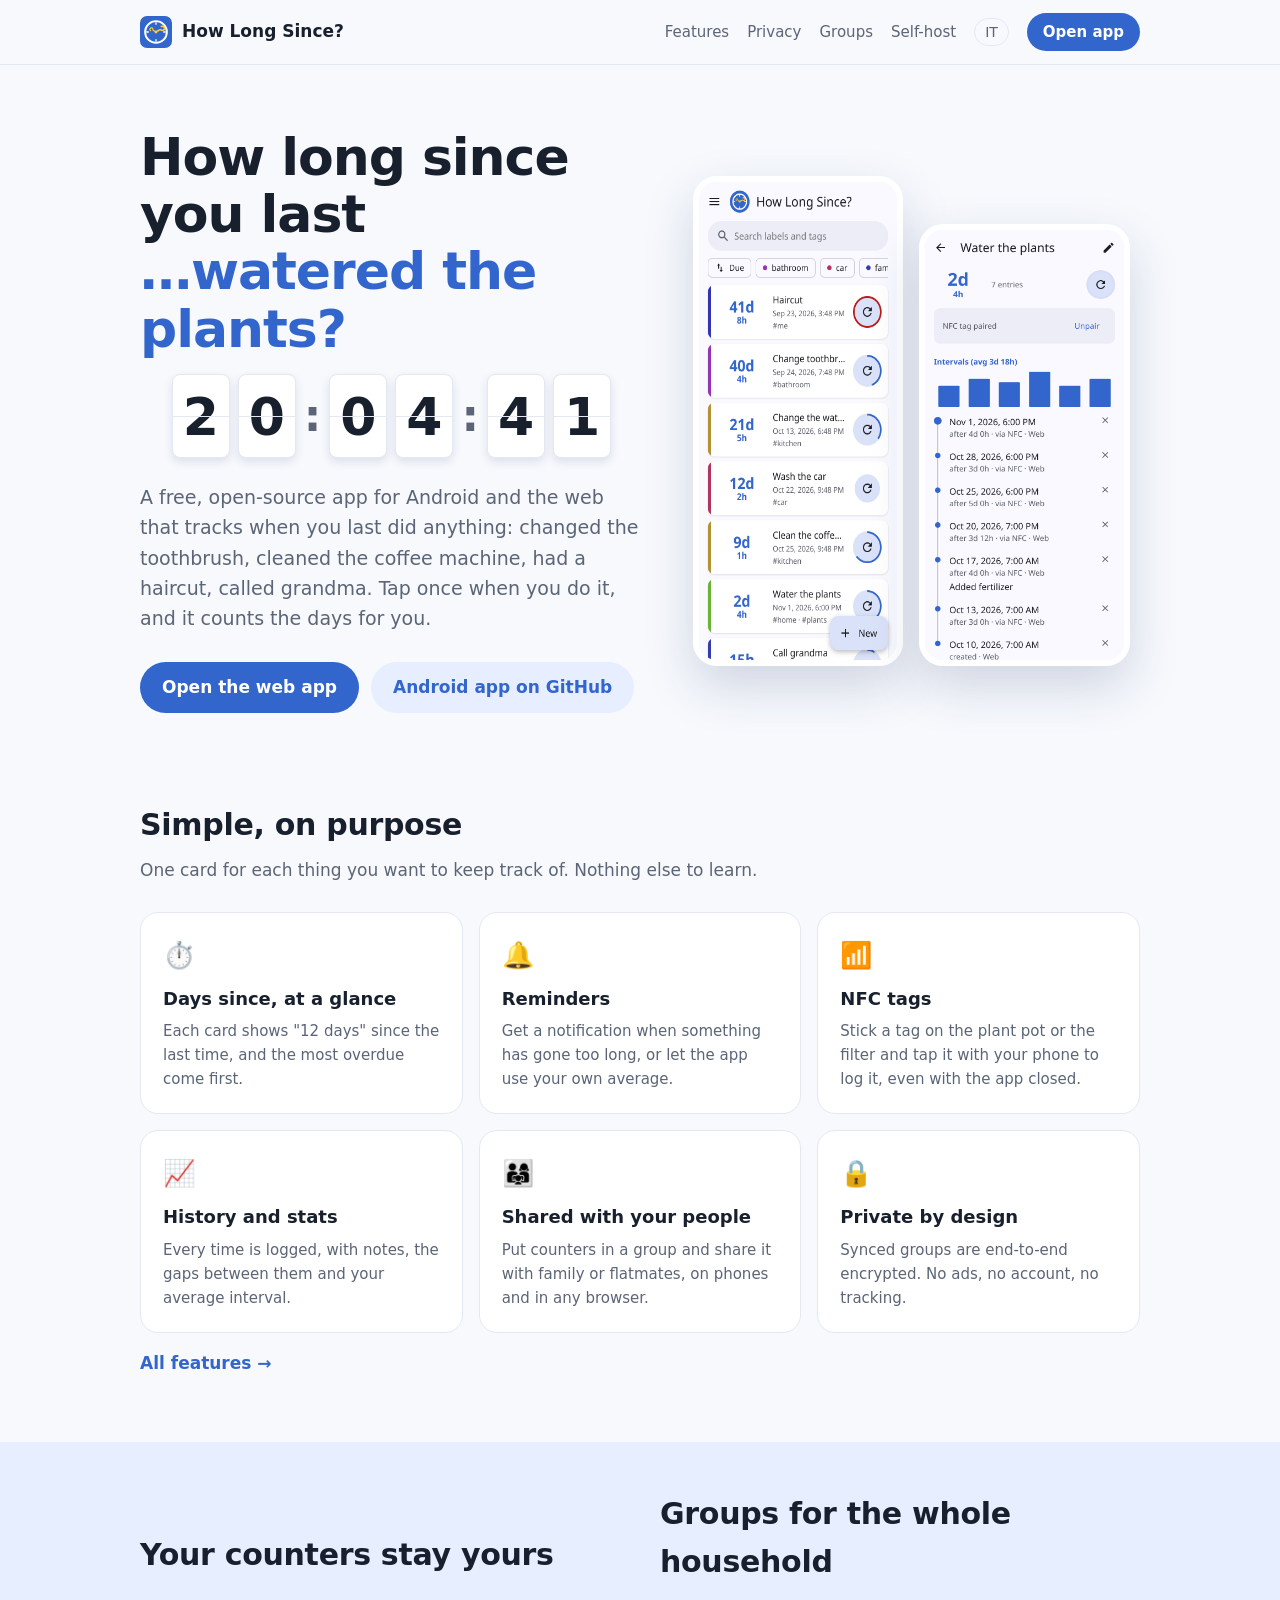
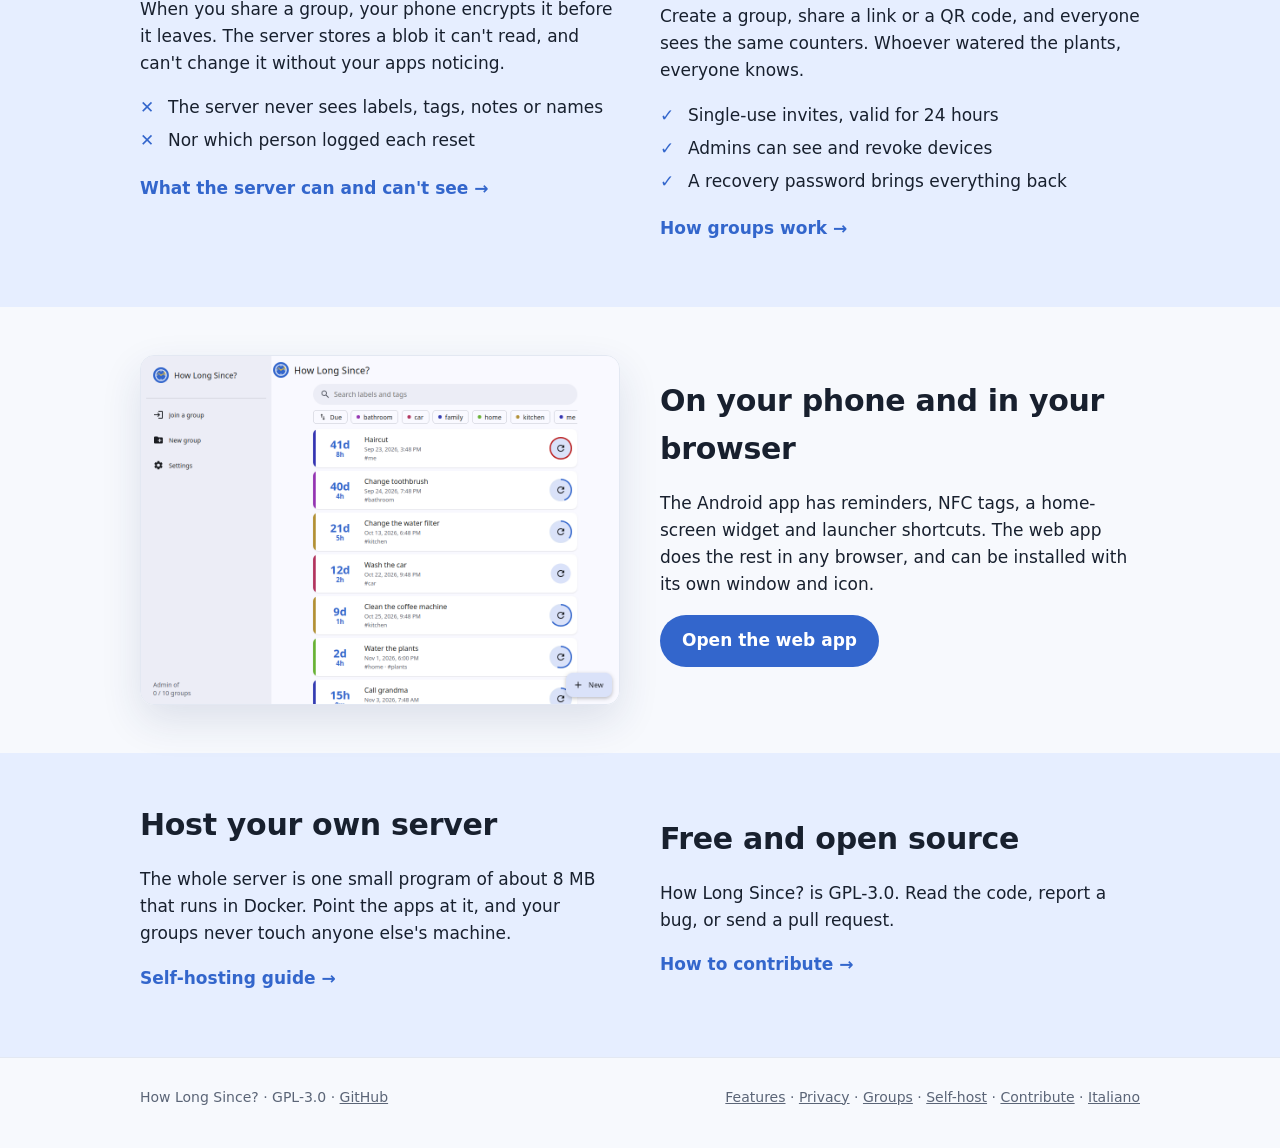
<file: server/site/index.html>
<!doctype html>
<html lang="en">
<head>
<meta charset="utf-8">
<meta name="viewport" content="width=device-width, initial-scale=1">
<title>How Long Since? – track when you last did anything</title>
<meta name="description" content="Free, open-source app for Android and the web that tracks how long it has been since you last watered the plants, changed the toothbrush or called grandma. Reminders, NFC tags, shared groups, end-to-end encrypted.">
<link rel="icon" href="img/icon.svg">
<link rel="stylesheet" href="style.css">
<link rel="alternate" hreflang="en" href="https://howlongsince.etrunon.eu/">
<link rel="alternate" hreflang="it" href="https://howlongsince.etrunon.eu/it/">
<link rel="alternate" hreflang="x-default" href="https://howlongsince.etrunon.eu/">
<meta property="og:title" content="How Long Since? – track when you last did anything">
<meta property="og:description" content="One tap when you do it, and the app counts the days. Free, open source, end-to-end encrypted.">
<meta property="og:image" content="https://howlongsince.etrunon.eu/img/app-list.png">
<script>
// Old share links (/#k=…) and web apps installed before /app go to the app; an Italian browser or choice goes to /it/.
try {
  if (location.hash.includes('k=') || matchMedia('(display-mode: standalone)').matches) location.replace('app/' + location.hash);
  else { const l = localStorage.getItem('lang'); if (l === 'it' || (!l && /^it/i.test(navigator.language))) location.replace('it/'); }
} catch {}
</script>
</head>
<body>
<header><div class="wrap">
  <a class="brand" href="./"><img src="img/icon.svg" alt=""><span>How Long Since?</span></a>
  <nav>
    <a class="page" href="features.html">Features</a>
    <a class="page" href="privacy.html">Privacy</a>
    <a class="page" href="groups.html">Groups</a>
    <a class="page" href="self-host.html">Self-host</a>
    <a class="lang" href="it/" hreflang="it" onclick="try{localStorage.setItem('lang','it')}catch{}">IT</a>
    <a class="btn" href="app/">Open app</a>
  </nav>
</div></header>

<main>
<div class="wrap hero">
  <div>
    <h1>How long since you last <em data-phrases="…watered the plants?|…paid the electricity bill?|…renewed your passport?|…backed up your laptop?|…called grandma?|…sent the invoice?|…changed the toothbrush?|…filed your tax return?|…had a dentist check-up?|…updated your CV?|…cleaned the coffee machine?|…renewed the car insurance?|…replied to that email?|…sent the timesheet?|…reviewed the pull request?|…rotated your passwords?|…updated the team on the project?|…renewed the work contract?|…submitted the expense report?|…cleaned your inbox?|…renewed your ID card?|…paid the car tax?|…renewed the driving licence?|…validated the health card?|…filed the VAT return?|…paid the rent?|…read the gas meter?|…booked the car service?|…done the laundry?|…taken out the trash?|…cleaned the fridge?|…went for a run?|…called your parents?|…had a haircut?|…replaced the smoke detector battery?|…booked a check-up?|…watered the garden?|…changed the bed sheets?|…vacuumed the house?|…written to an old friend?|…fed the cat?|…changed the car tyres?">…watered the plants?</em></h1>
    <div id="clock" aria-hidden="true"></div>
    <p>A free, open-source app for Android and the web that tracks when you last did anything: changed the toothbrush, cleaned the coffee machine, had a haircut, called grandma. Tap once when you do it, and it counts the days for you.</p>
    <div class="ctas">
      <a class="btn" href="app/">Open the web app</a>
      <a class="btn ghost" href="https://github.com/Etrunon/HowLongSince">Android app on GitHub</a>
    </div>
  </div>
  <div class="phones">
    <img src="img/app-list.png" alt="List of counters, each showing the days since the last time">
    <img src="img/app-detail.png" alt="A counter's history with intervals and average">
  </div>
</div>

<section><div class="wrap">
  <h2>Simple, on purpose</h2>
  <p class="lead">One card for each thing you want to keep track of. Nothing else to learn.</p>
  <div class="grid">
    <div class="card"><span class="ico">⏱️</span><h3>Days since, at a glance</h3><p>Each card shows "12 days" since the last time, and the most overdue come first.</p></div>
    <div class="card"><span class="ico">🔔</span><h3>Reminders</h3><p>Get a notification when something has gone too long, or let the app use your own average.</p></div>
    <div class="card"><span class="ico">📶</span><h3>NFC tags</h3><p>Stick a tag on the plant pot or the filter and tap it with your phone to log it, even with the app closed.</p></div>
    <div class="card"><span class="ico">📈</span><h3>History and stats</h3><p>Every time is logged, with notes, the gaps between them and your average interval.</p></div>
    <div class="card"><span class="ico">👨‍👩‍👧</span><h3>Shared with your people</h3><p>Put counters in a group and share it with family or flatmates, on phones and in any browser.</p></div>
    <div class="card"><span class="ico">🔒</span><h3>Private by design</h3><p>Synced groups are end-to-end encrypted. No ads, no account, no tracking.</p></div>
  </div>
  <p><a class="more" href="features.html">All features →</a></p>
</div></section>

<section class="band"><div class="wrap split">
  <div>
    <h2>Your counters stay yours</h2>
    <p>When you share a group, your phone encrypts it before it leaves. The server stores a blob it can't read, and can't change it without your apps noticing.</p>
    <ul class="check no">
      <li>The server never sees labels, tags, notes or names</li>
      <li>Nor which person logged each reset</li>
    </ul>
    <p><a class="more" href="privacy.html">What the server can and can't see →</a></p>
  </div>
  <div>
    <h2>Groups for the whole household</h2>
    <p>Create a group, share a link or a QR code, and everyone sees the same counters. Whoever watered the plants, everyone knows.</p>
    <ul class="check">
      <li>Single-use invites, valid for 24 hours</li>
      <li>Admins can see and revoke devices</li>
      <li>A recovery password brings everything back</li>
    </ul>
    <p><a class="more" href="groups.html">How groups work →</a></p>
  </div>
</div></section>

<section><div class="wrap split">
  <img class="shot" src="img/web.png" alt="The web app in a desktop browser">
  <div>
    <h2>On your phone and in your browser</h2>
    <p>The Android app has reminders, NFC tags, a home-screen widget and launcher shortcuts. The web app does the rest in any browser, and can be installed with its own window and icon.</p>
    <p><a class="btn" href="app/">Open the web app</a></p>
  </div>
</div></section>

<section class="band"><div class="wrap split">
  <div>
    <h2>Host your own server</h2>
    <p>The whole server is one small program of about 8 MB that runs in Docker. Point the apps at it, and your groups never touch anyone else's machine.</p>
    <p><a class="more" href="self-host.html">Self-hosting guide →</a></p>
  </div>
  <div>
    <h2>Free and open source</h2>
    <p>How Long Since? is GPL-3.0. Read the code, report a bug, or send a pull request.</p>
    <p><a class="more" href="contribute.html">How to contribute →</a></p>
  </div>
</div></section>
</main>

<footer><div class="wrap">
  <span>How Long Since? · GPL-3.0 · <a href="https://github.com/Etrunon/HowLongSince">GitHub</a></span>
  <span><a href="features.html">Features</a> · <a href="privacy.html">Privacy</a> · <a href="groups.html">Groups</a> · <a href="self-host.html">Self-host</a> · <a href="contribute.html">Contribute</a> · <a href="it/" hreflang="it" onclick="try{localStorage.setItem('lang','it')}catch{}">Italiano</a></span>
</div></footer>
<script src="hero.js"></script>
</body>
</html>
</file>
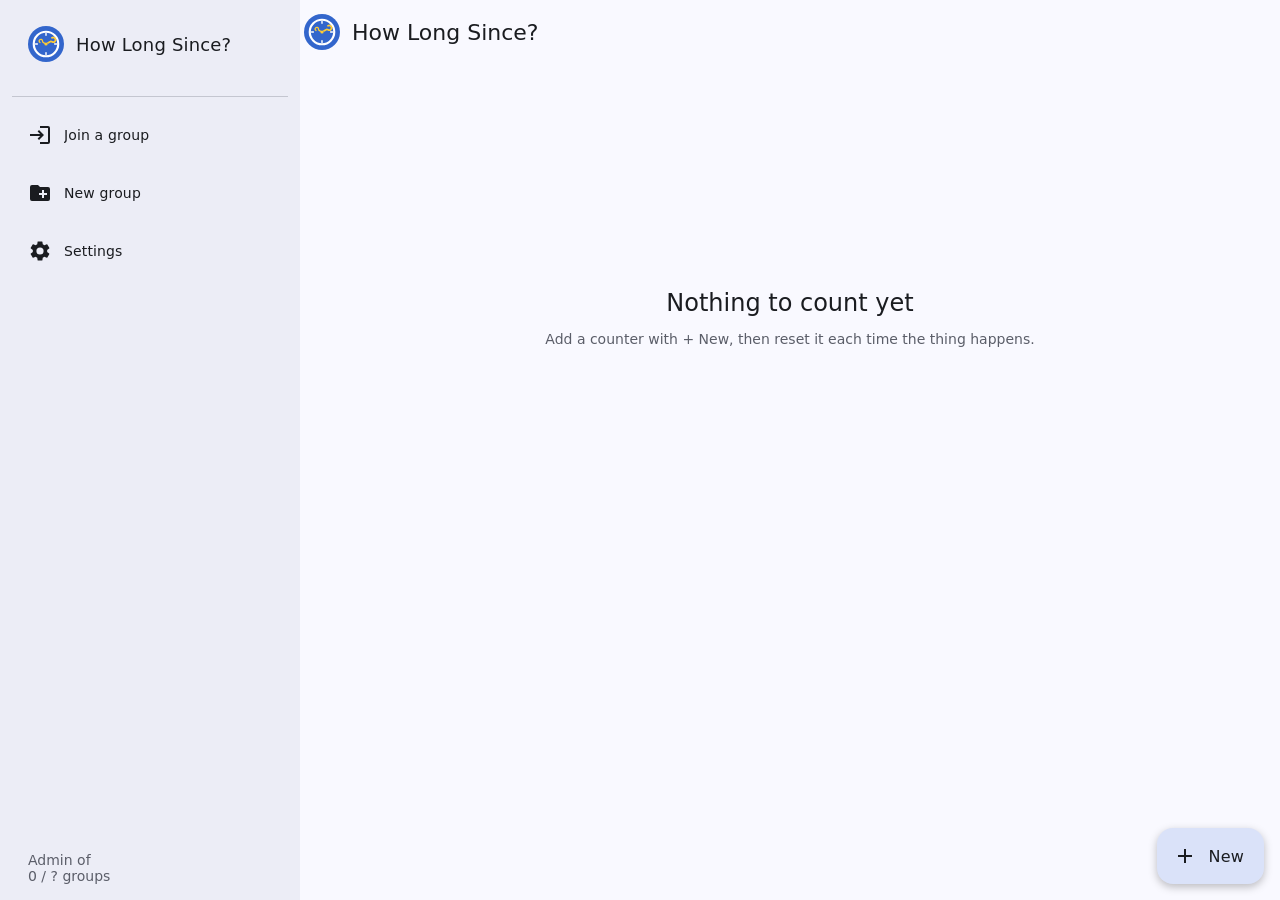
<file: server/web/index.html>
<!doctype html>
<html lang="en">
<head>
<meta charset="utf-8">
<meta name="viewport" content="width=device-width, initial-scale=1">
<title>How Long Since?</title>
<link rel="icon" href="icon.svg">
<link rel="manifest" href="manifest.webmanifest">
<meta name="theme-color" content="#3366cc">
<link rel="stylesheet" href="style.css">
</head>
<body>
<aside id="drawer">
  <button class="brand" id="home"><img src="icon.svg" alt="" class="logo"><span>How Long Since?</span></button>
  <nav id="views"></nav>
  <hr>
  <button class="nav" id="addgroup" data-icon="login"><span data-i18n="join_group">Join a group</span></button>
  <button class="nav" id="newgroup" data-icon="newfolder"><span data-i18n="new_group">New group</span></button>
  <button class="nav" id="opensettings" data-icon="gear"><span data-i18n="settings">Settings</span></button>
  <p id="adminof" class="muted"></p>
</aside>
<div id="scrim"></div>

<main>
  <header class="bar">
    <button class="ib" id="menu" data-icon="menu" data-i18n-label="menu"></button>
    <img src="icon.svg" alt="" class="logo">
    <h1 id="title">How Long Since?</h1>
    <button class="ib" id="selclear" data-icon="close" data-i18n-label="cancel" hidden></button>
    <button class="ib" id="movehead" data-icon="arrow" data-i18n-label="move_to" hidden></button>
    <button class="ib" id="sharehead" data-icon="share" data-i18n-label="share" hidden></button>
    <button class="ib" id="gearhead" data-icon="gear" data-i18n-label="group_settings" hidden></button>
  </header>
  <div class="content">
    <div id="filters">
      <label class="search" id="searchbox" data-icon="search"><input id="q" type="search" data-i18n-ph="search" data-i18n-label="search"></label>
      <div class="chips" id="chips"></div>
    </div>
    <div id="list"></div>
  </div>
</main>
<button id="fab" data-icon="add"><span class="lbl" data-i18n="new_">New</span></button>

<section class="screen" id="detail" hidden>
  <header class="bar"><button class="ib back" data-icon="back" data-i18n-label="back"></button><h1 id="dtitle"></h1><button class="ib" id="dedit" data-icon="edit" data-i18n-label="edit"></button></header>
  <div class="content" id="dbody"></div>
</section>

<section class="screen" id="gset" hidden>
  <header class="bar"><button class="ib back" data-icon="back" data-i18n-label="back"></button><h1 id="gtitle"></h1><button class="ib" id="gshare" data-icon="share" data-i18n-label="share"></button></header>
  <div class="content" id="gbody"></div>
</section>

<section class="screen" id="settings" hidden>
  <header class="bar"><button class="ib back" data-icon="back" data-i18n-label="back"></button><h1 data-i18n="settings">Settings</h1></header>
  <div class="content">
    <label class="srow"><span data-i18n="dark_theme">Dark theme</span><input type="checkbox" class="switch" id="dark"></label>
    <label class="srow"><span class="two"><span data-i18n="debug_mode">Debug mode</span><small class="muted" data-i18n="debug_hint"></small></span><input type="checkbox" class="switch" id="debug"></label>
    <button class="srow" id="devname"><span class="two"><span data-i18n="device_name">Device name</span><small class="muted" id="devnameval"></small></span></button>
    <label class="srow"><span data-i18n="language">Language</span><select id="lang" data-i18n-label="language"><option value="">Auto</option><option value="en">English</option><option value="it">Italiano</option></select></label>
    <button class="srow" id="import"><span data-i18n="import_data">Import data</span></button>
    <button class="srow" id="export"><span data-i18n="export_data">Export data</span></button>
    <input type="file" id="file" accept=".json,application/json" hidden>
  </div>
</section>

<dialog id="cdlg">
  <form id="cform">
    <h2 id="ctitle"></h2>
    <label class="field"><span data-i18n="label">Label</span><input name="label" required></label>
    <div class="field" id="cgroups"><span data-i18n="group">Group</span><div class="chips wrap" id="cgchips"></div></div>
    <label class="field"><span data-i18n="tags">Tags</span><input name="tags" data-i18n-ph="comma"></label>
    <div class="field"><span data-i18n="notify_after">Notify after</span>
      <div class="row"><input name="amount" type="number" min="1" data-i18n-ph="never"><div class="chips wrap" id="cunits"></div></div>
      <button type="button" class="tonal small" id="cavg" hidden></button>
    </div>
    <div class="actions">
      <button type="button" class="text danger" id="cdel" data-i18n="delete">Delete</button>
      <button type="button" class="text" id="carch"></button>
      <span class="sp"></span>
      <button type="button" class="text" id="ccancel" data-i18n="cancel">Cancel</button>
      <button class="text" data-i18n="save">Save</button>
    </div>
  </form>
</dialog>

<dialog id="resetdlg">
  <form id="rform">
    <h2 id="rtitle"></h2>
    <input name="note" data-i18n-ph="note">
    <input name="at" type="datetime-local" hidden>
    <div class="actions">
      <button type="button" class="text" id="rcancel" data-i18n="cancel">Cancel</button>
      <button type="button" class="text" id="rearlier" data-i18n="earlier">Earlier…</button>
      <button class="text" id="rnow" data-i18n="now">Now</button>
    </div>
  </form>
</dialog>

<dialog id="joindlg">
  <form id="jform">
    <h2 data-i18n="join_group">Join a group</h2>
    <input id="jlink" data-i18n-ph="paste_link">
    <p id="jtext"></p>
    <input id="jpw" type="password" data-i18n-ph="password" autocomplete="current-password">
    <div class="actions">
      <button type="button" class="text" id="japp" data-i18n="open_app">Open in app</button>
      <span class="sp"></span>
      <button type="button" class="text" id="jcancel" data-i18n="cancel">Cancel</button>
      <button class="text" id="jgo"></button>
    </div>
  </form>
</dialog>

<dialog id="newdlg">
  <form method="dialog" id="nform">
    <h2 data-i18n="new_group">New group</h2>
    <input id="nname" data-i18n-ph="group_name">
    <label class="radio"><input type="radio" name="srv" value="default" checked><span id="ndefault"></span></label>
    <label class="radio"><input type="radio" name="srv" value="custom"><span data-i18n="custom_server">Custom server</span></label>
    <input id="nurl" type="text" inputmode="url" placeholder="https://your-server.example" hidden>
    <p id="npwtext" class="muted"></p>
    <input id="npw" type="password" minlength="6" required data-i18n-ph="password" autocomplete="new-password">
    <div class="actions"><button class="text" value="cancel" formnovalidate data-i18n="cancel">Cancel</button><button class="text" value="ok" data-i18n="save">Save</button></div>
  </form>
</dialog>

<dialog id="movedlg">
  <h2 data-i18n="move_to">Move to</h2>
  <div id="movelist"></div>
  <div class="actions"><button class="text" id="movecancel" data-i18n="cancel">Cancel</button></div>
</dialog>

<dialog id="share">
  <h2 id="sharename"></h2>
  <div id="qr"></div>
  <div class="muted" id="sharetext"></div>
  <div class="actions">
    <button class="text" id="copy" data-i18n="copy_link">Copy link</button>
    <button class="text" id="nativeshare" data-i18n="share" hidden>Share</button>
    <button class="text" id="closeshare" data-i18n="close">Close</button>
  </div>
</dialog>

<dialog id="importdlg">
  <p id="importtext"></p>
  <div class="actions"><button class="text" id="nogo" data-i18n="cancel">Cancel</button><button class="text danger" id="doreplace" data-i18n="replace">Replace</button><button class="text" id="dokeep" data-i18n="keep_both">Keep both</button></div>
</dialog>

<dialog id="ask">
  <form method="dialog">
    <p id="asktext"></p>
    <input id="askinput">
    <div class="actions"><button class="text" value="cancel" id="askcancel" formnovalidate data-i18n="cancel">Cancel</button><button class="text" value="alt" id="askalt" hidden></button><button class="text" value="ok" id="askok"></button></div>
  </form>
</dialog>

<div id="toast" role="status" hidden><span></span><button></button></div>

<script src="qrcode.js"></script>
<script src="core.js"></script>
<script src="app.js"></script>
</body>
</html>
</file>
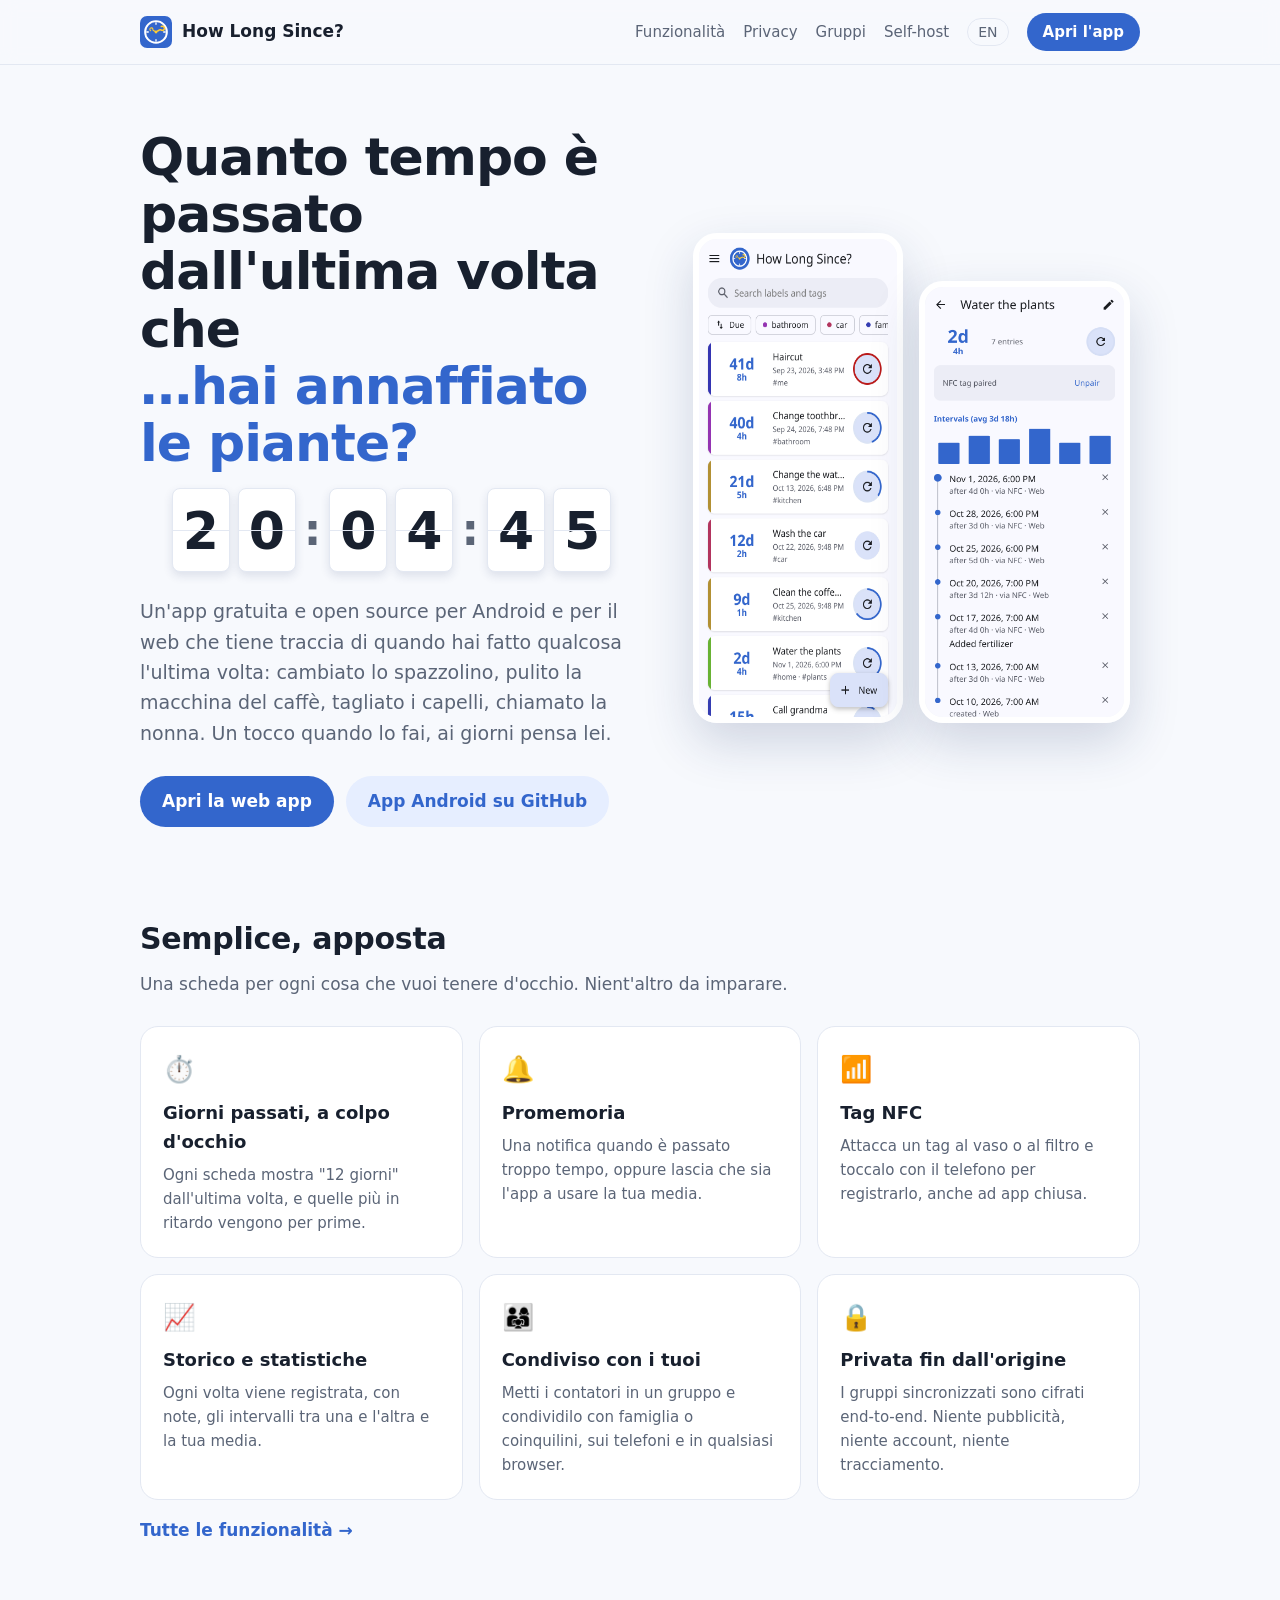
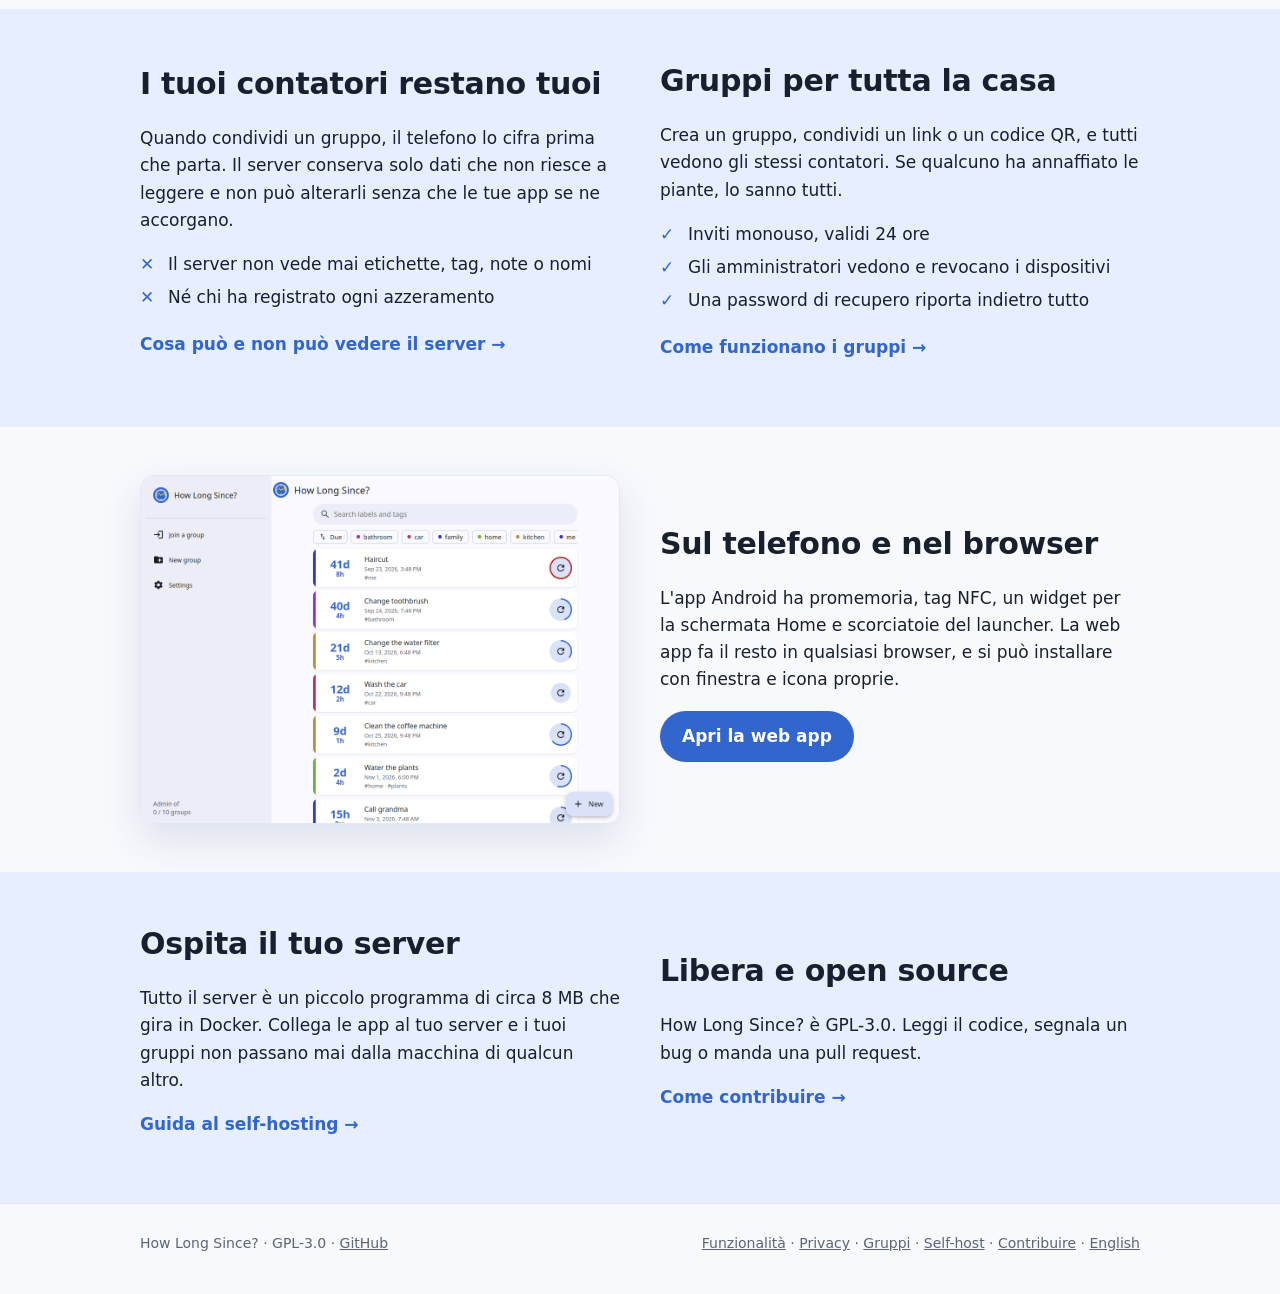
<file: server/site/it/index.html>
<!doctype html>
<html lang="it">
<head>
<meta charset="utf-8">
<meta name="viewport" content="width=device-width, initial-scale=1">
<title>How Long Since? – quanto tempo è passato dall'ultima volta</title>
<meta name="description" content="App gratuita e open source per Android e per il web che conta da quanto tempo non annaffi le piante, non cambi lo spazzolino o non chiami la nonna. Promemoria, tag NFC, gruppi condivisi, cifratura end-to-end.">
<link rel="icon" href="../img/icon.svg">
<link rel="stylesheet" href="../style.css">
<link rel="alternate" hreflang="en" href="https://howlongsince.etrunon.eu/">
<link rel="alternate" hreflang="it" href="https://howlongsince.etrunon.eu/it/">
<link rel="alternate" hreflang="x-default" href="https://howlongsince.etrunon.eu/">
<meta property="og:title" content="How Long Since? – quanto tempo è passato dall'ultima volta">
<meta property="og:description" content="Un tocco quando lo fai, e l'app conta i giorni. Gratuita, open source, cifrata end-to-end.">
<meta property="og:image" content="https://howlongsince.etrunon.eu/img/app-list.png">
<script>try { if (localStorage.getItem('lang') === 'en') location.replace('../'); } catch {}</script>
</head>
<body>
<header><div class="wrap">
  <a class="brand" href="./"><img src="../img/icon.svg" alt=""><span>How Long Since?</span></a>
  <nav>
    <a class="page" href="features.html">Funzionalità</a>
    <a class="page" href="privacy.html">Privacy</a>
    <a class="page" href="groups.html">Gruppi</a>
    <a class="page" href="self-host.html">Self-host</a>
    <a class="lang" href="../" hreflang="en" onclick="try{localStorage.setItem('lang','en')}catch{}">EN</a>
    <a class="btn" href="../app/">Apri l'app</a>
  </nav>
</div></header>

<main>
<div class="wrap hero">
  <div>
    <h1>Quanto tempo è passato dall'ultima volta che <em data-phrases="…hai annaffiato le piante?|…hai pagato la bolletta della luce?|…hai rinnovato il passaporto?|…hai fatto il backup del portatile?|…hai chiamato la nonna?|…hai inviato la fattura?|…hai cambiato lo spazzolino?|…hai fatto la dichiarazione dei redditi?|…sei stato dal dentista?|…hai aggiornato il CV?|…hai pulito la macchinetta del caffè?|…hai rinnovato l'assicurazione dell'auto?|…hai risposto a quella email?|…hai inviato il cartellino delle ore?|…hai riletto la pull request?|…hai cambiato le password?|…hai aggiornato il team sul progetto?|…hai rinnovato il contratto di lavoro?|…hai consegnato la nota spese?|…hai svuotato la posta in arrivo?|…hai rinnovato la carta d'identità?|…hai pagato il bollo auto?|…hai rinnovato la patente?|…hai convalidato la tessera sanitaria?|…hai fatto la dichiarazione IVA?|…hai pagato l'affitto?|…hai letto il contatore del gas?|…hai prenotato il tagliando dell'auto?|…hai fatto il bucato?|…hai portato fuori la spazzatura?|…hai pulito il frigo?|…sei andato a correre?|…hai chiamato i tuoi genitori?|…sei andato dal parrucchiere?|…hai cambiato la batteria del rilevatore di fumo?|…hai prenotato una visita di controllo?|…hai annaffiato il giardino?|…hai cambiato le lenzuola?|…hai passato l'aspirapolvere?|…hai scritto a un vecchio amico?|…hai dato da mangiare al gatto?|…hai cambiato le gomme dell'auto?">…hai annaffiato le piante?</em></h1>
    <div id="clock" aria-hidden="true"></div>
    <p>Un'app gratuita e open source per Android e per il web che tiene traccia di quando hai fatto qualcosa l'ultima volta: cambiato lo spazzolino, pulito la macchina del caffè, tagliato i capelli, chiamato la nonna. Un tocco quando lo fai, ai giorni pensa lei.</p>
    <div class="ctas">
      <a class="btn" href="../app/">Apri la web app</a>
      <a class="btn ghost" href="https://github.com/Etrunon/HowLongSince">App Android su GitHub</a>
    </div>
  </div>
  <div class="phones">
    <img src="../img/app-list.png" alt="Elenco dei contatori, ognuno con i giorni dall'ultima volta">
    <img src="../img/app-detail.png" alt="Lo storico di un contatore con intervalli e media">
  </div>
</div>

<section><div class="wrap">
  <h2>Semplice, apposta</h2>
  <p class="lead">Una scheda per ogni cosa che vuoi tenere d'occhio. Nient'altro da imparare.</p>
  <div class="grid">
    <div class="card"><span class="ico">⏱️</span><h3>Giorni passati, a colpo d'occhio</h3><p>Ogni scheda mostra "12 giorni" dall'ultima volta, e quelle più in ritardo vengono per prime.</p></div>
    <div class="card"><span class="ico">🔔</span><h3>Promemoria</h3><p>Una notifica quando è passato troppo tempo, oppure lascia che sia l'app a usare la tua media.</p></div>
    <div class="card"><span class="ico">📶</span><h3>Tag NFC</h3><p>Attacca un tag al vaso o al filtro e toccalo con il telefono per registrarlo, anche ad app chiusa.</p></div>
    <div class="card"><span class="ico">📈</span><h3>Storico e statistiche</h3><p>Ogni volta viene registrata, con note, gli intervalli tra una e l'altra e la tua media.</p></div>
    <div class="card"><span class="ico">👨‍👩‍👧</span><h3>Condiviso con i tuoi</h3><p>Metti i contatori in un gruppo e condividilo con famiglia o coinquilini, sui telefoni e in qualsiasi browser.</p></div>
    <div class="card"><span class="ico">🔒</span><h3>Privata fin dall'origine</h3><p>I gruppi sincronizzati sono cifrati end-to-end. Niente pubblicità, niente account, niente tracciamento.</p></div>
  </div>
  <p><a class="more" href="features.html">Tutte le funzionalità →</a></p>
</div></section>

<section class="band"><div class="wrap split">
  <div>
    <h2>I tuoi contatori restano tuoi</h2>
    <p>Quando condividi un gruppo, il telefono lo cifra prima che parta. Il server conserva solo dati che non riesce a leggere e non può alterarli senza che le tue app se ne accorgano.</p>
    <ul class="check no">
      <li>Il server non vede mai etichette, tag, note o nomi</li>
      <li>Né chi ha registrato ogni azzeramento</li>
    </ul>
    <p><a class="more" href="privacy.html">Cosa può e non può vedere il server →</a></p>
  </div>
  <div>
    <h2>Gruppi per tutta la casa</h2>
    <p>Crea un gruppo, condividi un link o un codice QR, e tutti vedono gli stessi contatori. Se qualcuno ha annaffiato le piante, lo sanno tutti.</p>
    <ul class="check">
      <li>Inviti monouso, validi 24 ore</li>
      <li>Gli amministratori vedono e revocano i dispositivi</li>
      <li>Una password di recupero riporta indietro tutto</li>
    </ul>
    <p><a class="more" href="groups.html">Come funzionano i gruppi →</a></p>
  </div>
</div></section>

<section><div class="wrap split">
  <img class="shot" src="../img/web.png" alt="La web app in un browser desktop">
  <div>
    <h2>Sul telefono e nel browser</h2>
    <p>L'app Android ha promemoria, tag NFC, un widget per la schermata Home e scorciatoie del launcher. La web app fa il resto in qualsiasi browser, e si può installare con finestra e icona proprie.</p>
    <p><a class="btn" href="../app/">Apri la web app</a></p>
  </div>
</div></section>

<section class="band"><div class="wrap split">
  <div>
    <h2>Ospita il tuo server</h2>
    <p>Tutto il server è un piccolo programma di circa 8 MB che gira in Docker. Collega le app al tuo server e i tuoi gruppi non passano mai dalla macchina di qualcun altro.</p>
    <p><a class="more" href="self-host.html">Guida al self-hosting →</a></p>
  </div>
  <div>
    <h2>Libera e open source</h2>
    <p>How Long Since? è GPL-3.0. Leggi il codice, segnala un bug o manda una pull request.</p>
    <p><a class="more" href="contribute.html">Come contribuire →</a></p>
  </div>
</div></section>
</main>

<footer><div class="wrap">
  <span>How Long Since? · GPL-3.0 · <a href="https://github.com/Etrunon/HowLongSince">GitHub</a></span>
  <span><a href="features.html">Funzionalità</a> · <a href="privacy.html">Privacy</a> · <a href="groups.html">Gruppi</a> · <a href="self-host.html">Self-host</a> · <a href="contribute.html">Contribuire</a> · <a href="../" hreflang="en" onclick="try{localStorage.setItem('lang','en')}catch{}">English</a></span>
</div></footer>
<script src="../hero.js"></script>
</body>
</html>
</file>
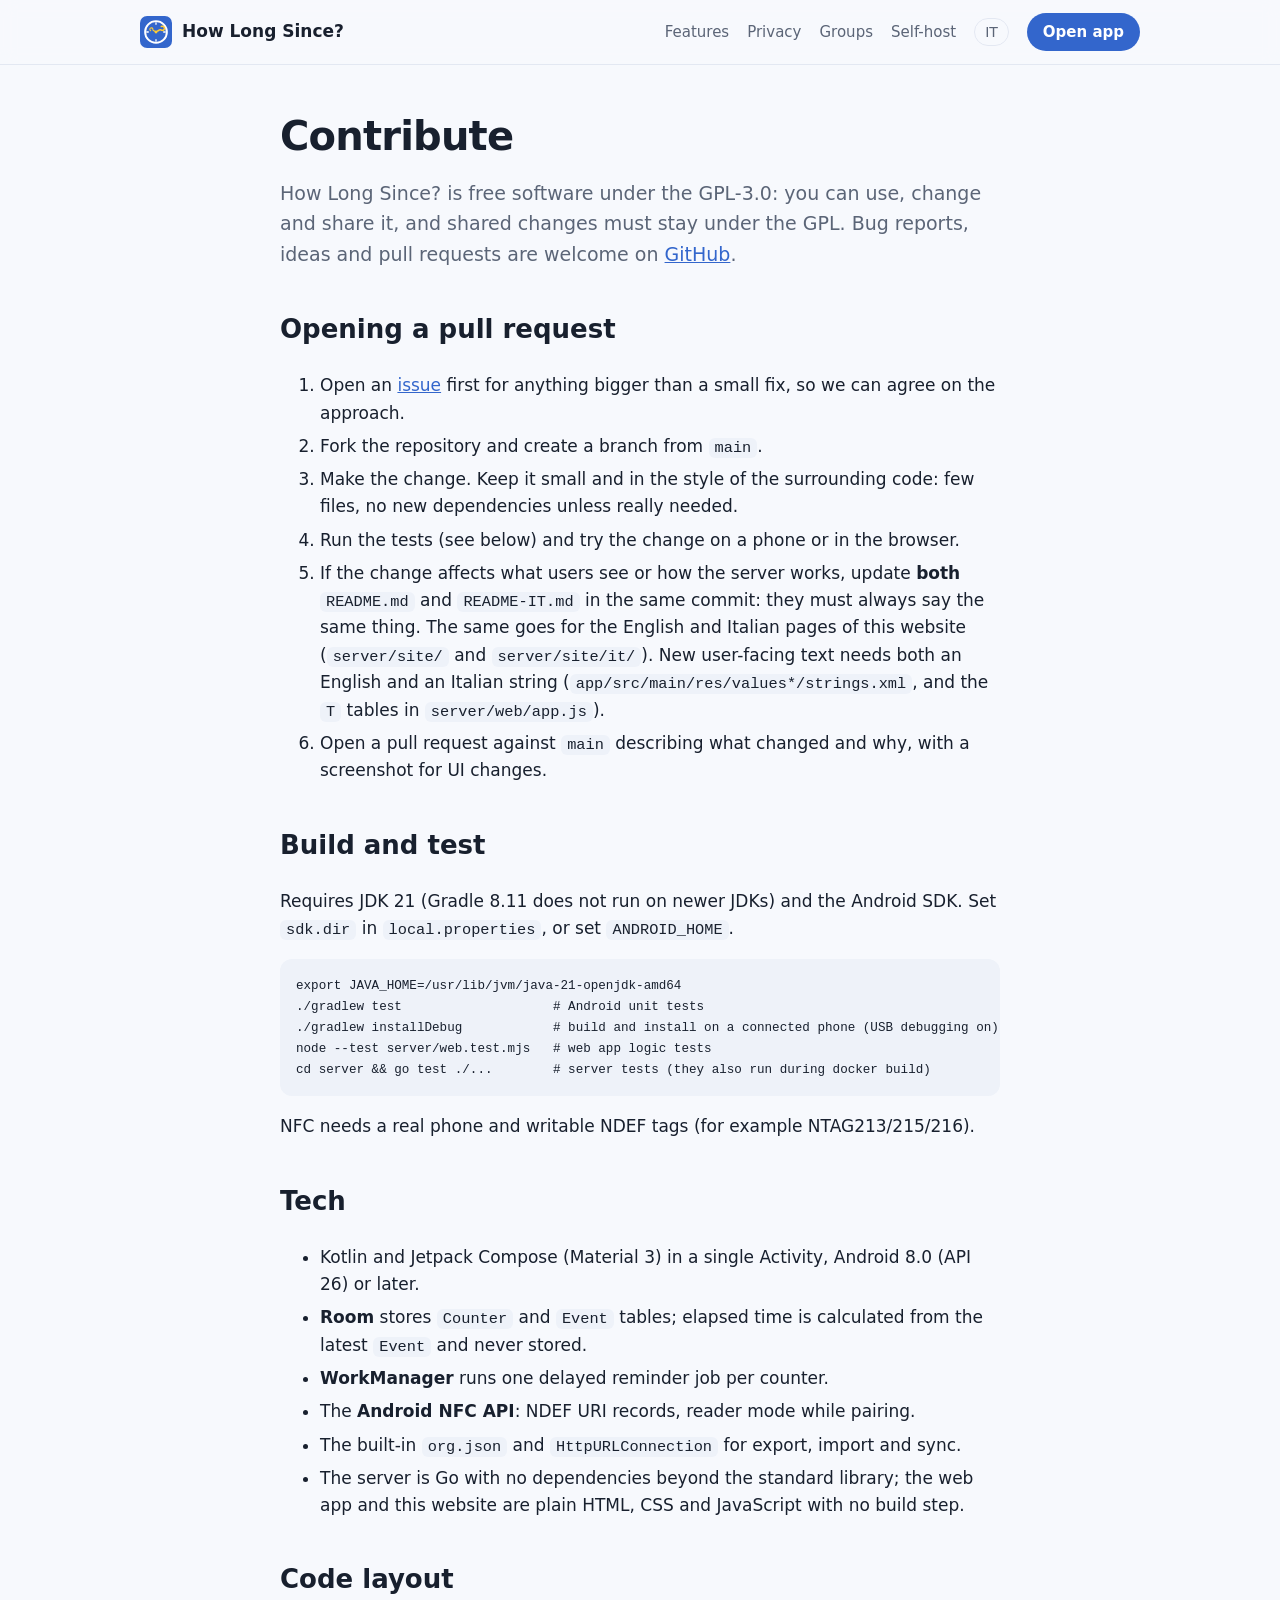
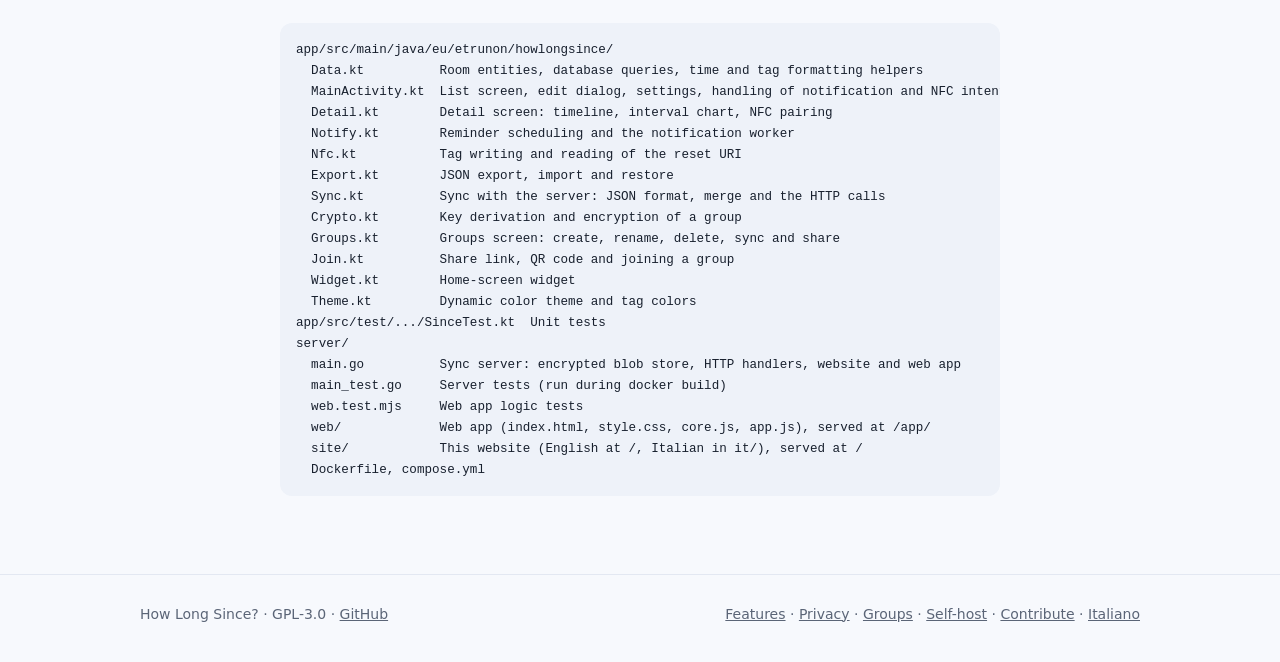
<file: server/site/contribute.html>
<!doctype html>
<html lang="en">
<head>
<meta charset="utf-8">
<meta name="viewport" content="width=device-width, initial-scale=1">
<title>Contribute – How Long Since?</title>
<meta name="description" content="How Long Since? is open source (GPL-3.0). How to build it, run the tests and open a pull request.">
<link rel="icon" href="img/icon.svg">
<link rel="stylesheet" href="style.css">
<link rel="alternate" hreflang="en" href="https://howlongsince.etrunon.eu/contribute.html">
<link rel="alternate" hreflang="it" href="https://howlongsince.etrunon.eu/it/contribute.html">
</head>
<body>
<header><div class="wrap">
  <a class="brand" href="./"><img src="img/icon.svg" alt=""><span>How Long Since?</span></a>
  <nav>
    <a class="page" href="features.html">Features</a>
    <a class="page" href="privacy.html">Privacy</a>
    <a class="page" href="groups.html">Groups</a>
    <a class="page" href="self-host.html">Self-host</a>
    <a class="lang" href="it/contribute.html" hreflang="it" onclick="try{localStorage.setItem('lang','it')}catch{}">IT</a>
    <a class="btn" href="app/">Open app</a>
  </nav>
</div></header>

<main class="wrap doc">
<h1>Contribute</h1>
<p class="lead">How Long Since? is free software under the GPL-3.0: you can use, change and share it, and shared changes must stay under the GPL. Bug reports, ideas and pull requests are welcome on <a href="https://github.com/Etrunon/HowLongSince">GitHub</a>.</p>

<h2>Opening a pull request</h2>
<ol>
  <li>Open an <a href="https://github.com/Etrunon/HowLongSince/issues">issue</a> first for anything bigger than a small fix, so we can agree on the approach.</li>
  <li>Fork the repository and create a branch from <code>main</code>.</li>
  <li>Make the change. Keep it small and in the style of the surrounding code: few files, no new dependencies unless really needed.</li>
  <li>Run the tests (see below) and try the change on a phone or in the browser.</li>
  <li>If the change affects what users see or how the server works, update <strong>both</strong> <code>README.md</code> and <code>README-IT.md</code> in the same commit: they must always say the same thing. The same goes for the English and Italian pages of this website (<code>server/site/</code> and <code>server/site/it/</code>). New user-facing text needs both an English and an Italian string (<code>app/src/main/res/values*/strings.xml</code>, and the <code>T</code> tables in <code>server/web/app.js</code>).</li>
  <li>Open a pull request against <code>main</code> describing what changed and why, with a screenshot for UI changes.</li>
</ol>

<h2>Build and test</h2>
<p>Requires JDK 21 (Gradle 8.11 does not run on newer JDKs) and the Android SDK. Set <code>sdk.dir</code> in <code>local.properties</code>, or set <code>ANDROID_HOME</code>.</p>
<pre><code>export JAVA_HOME=/usr/lib/jvm/java-21-openjdk-amd64
./gradlew test                    # Android unit tests
./gradlew installDebug            # build and install on a connected phone (USB debugging on)
node --test server/web.test.mjs   # web app logic tests
cd server &amp;&amp; go test ./...        # server tests (they also run during docker build)</code></pre>
<p>NFC needs a real phone and writable NDEF tags (for example NTAG213/215/216).</p>

<h2>Tech</h2>
<ul>
  <li>Kotlin and Jetpack Compose (Material 3) in a single Activity, Android 8.0 (API 26) or later.</li>
  <li><strong>Room</strong> stores <code>Counter</code> and <code>Event</code> tables; elapsed time is calculated from the latest <code>Event</code> and never stored.</li>
  <li><strong>WorkManager</strong> runs one delayed reminder job per counter.</li>
  <li>The <strong>Android NFC API</strong>: NDEF URI records, reader mode while pairing.</li>
  <li>The built-in <code>org.json</code> and <code>HttpURLConnection</code> for export, import and sync.</li>
  <li>The server is Go with no dependencies beyond the standard library; the web app and this website are plain HTML, CSS and JavaScript with no build step.</li>
</ul>

<h2>Code layout</h2>
<pre><code>app/src/main/java/eu/etrunon/howlongsince/
  Data.kt          Room entities, database queries, time and tag formatting helpers
  MainActivity.kt  List screen, edit dialog, settings, handling of notification and NFC intents
  Detail.kt        Detail screen: timeline, interval chart, NFC pairing
  Notify.kt        Reminder scheduling and the notification worker
  Nfc.kt           Tag writing and reading of the reset URI
  Export.kt        JSON export, import and restore
  Sync.kt          Sync with the server: JSON format, merge and the HTTP calls
  Crypto.kt        Key derivation and encryption of a group
  Groups.kt        Groups screen: create, rename, delete, sync and share
  Join.kt          Share link, QR code and joining a group
  Widget.kt        Home-screen widget
  Theme.kt         Dynamic color theme and tag colors
app/src/test/.../SinceTest.kt  Unit tests
server/
  main.go          Sync server: encrypted blob store, HTTP handlers, website and web app
  main_test.go     Server tests (run during docker build)
  web.test.mjs     Web app logic tests
  web/             Web app (index.html, style.css, core.js, app.js), served at /app/
  site/            This website (English at /, Italian in it/), served at /
  Dockerfile, compose.yml</code></pre>
</main>

<footer><div class="wrap">
  <span>How Long Since? · GPL-3.0 · <a href="https://github.com/Etrunon/HowLongSince">GitHub</a></span>
  <span><a href="features.html">Features</a> · <a href="privacy.html">Privacy</a> · <a href="groups.html">Groups</a> · <a href="self-host.html">Self-host</a> · <a href="contribute.html">Contribute</a> · <a href="it/contribute.html" hreflang="it" onclick="try{localStorage.setItem('lang','it')}catch{}">Italiano</a></span>
</div></footer>
</body>
</html>
</file>
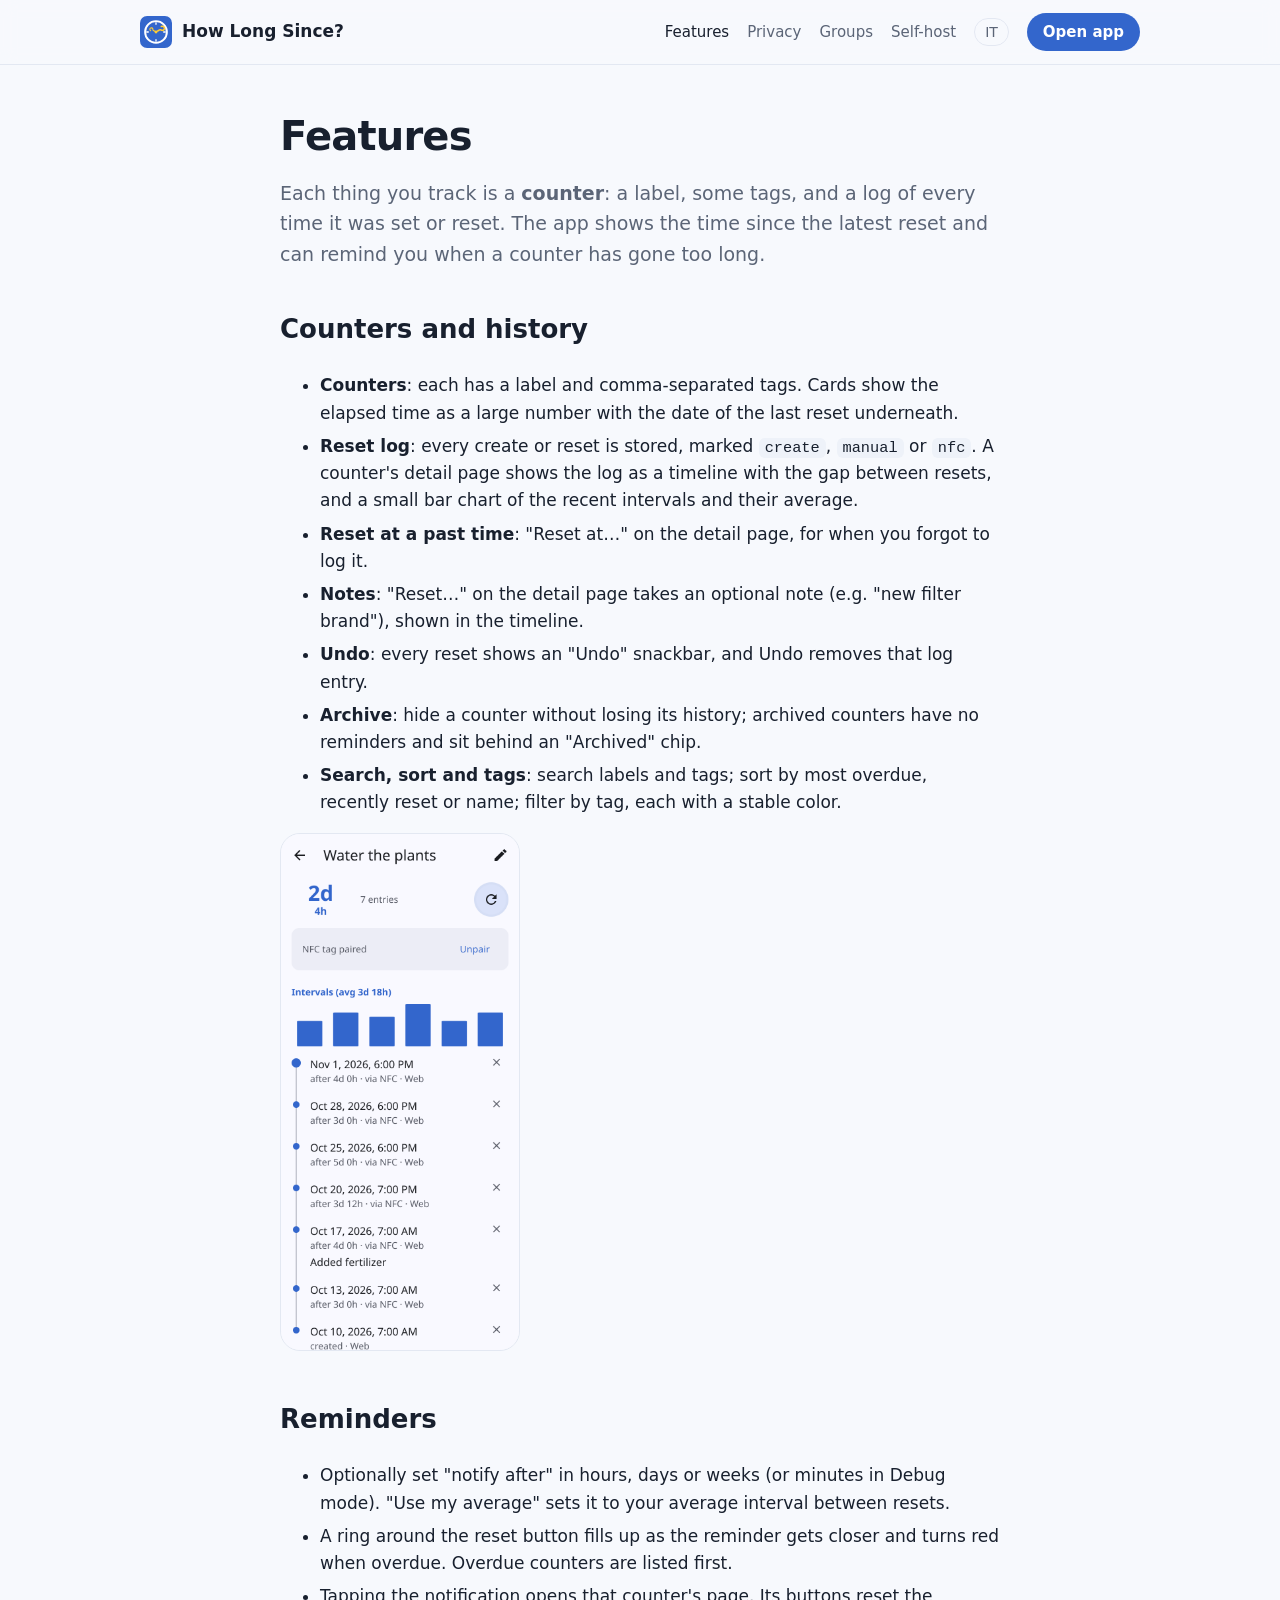
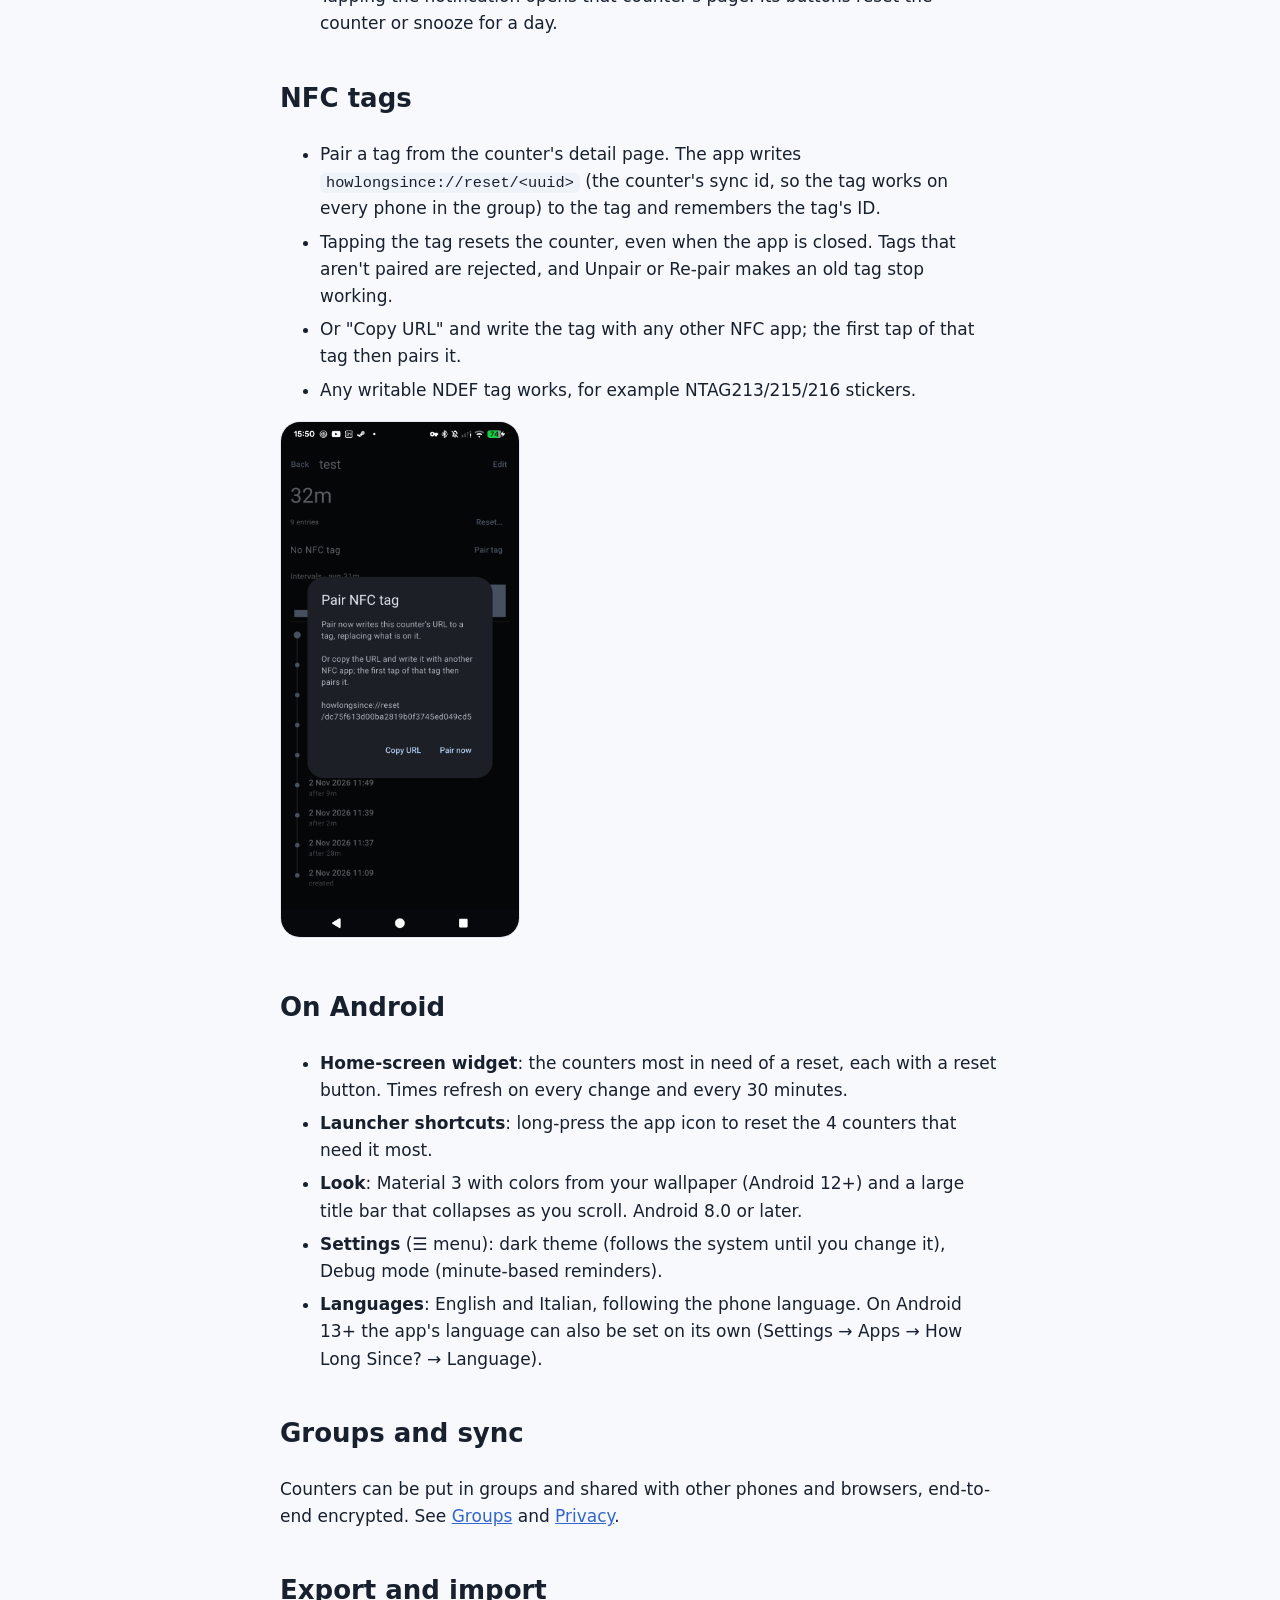
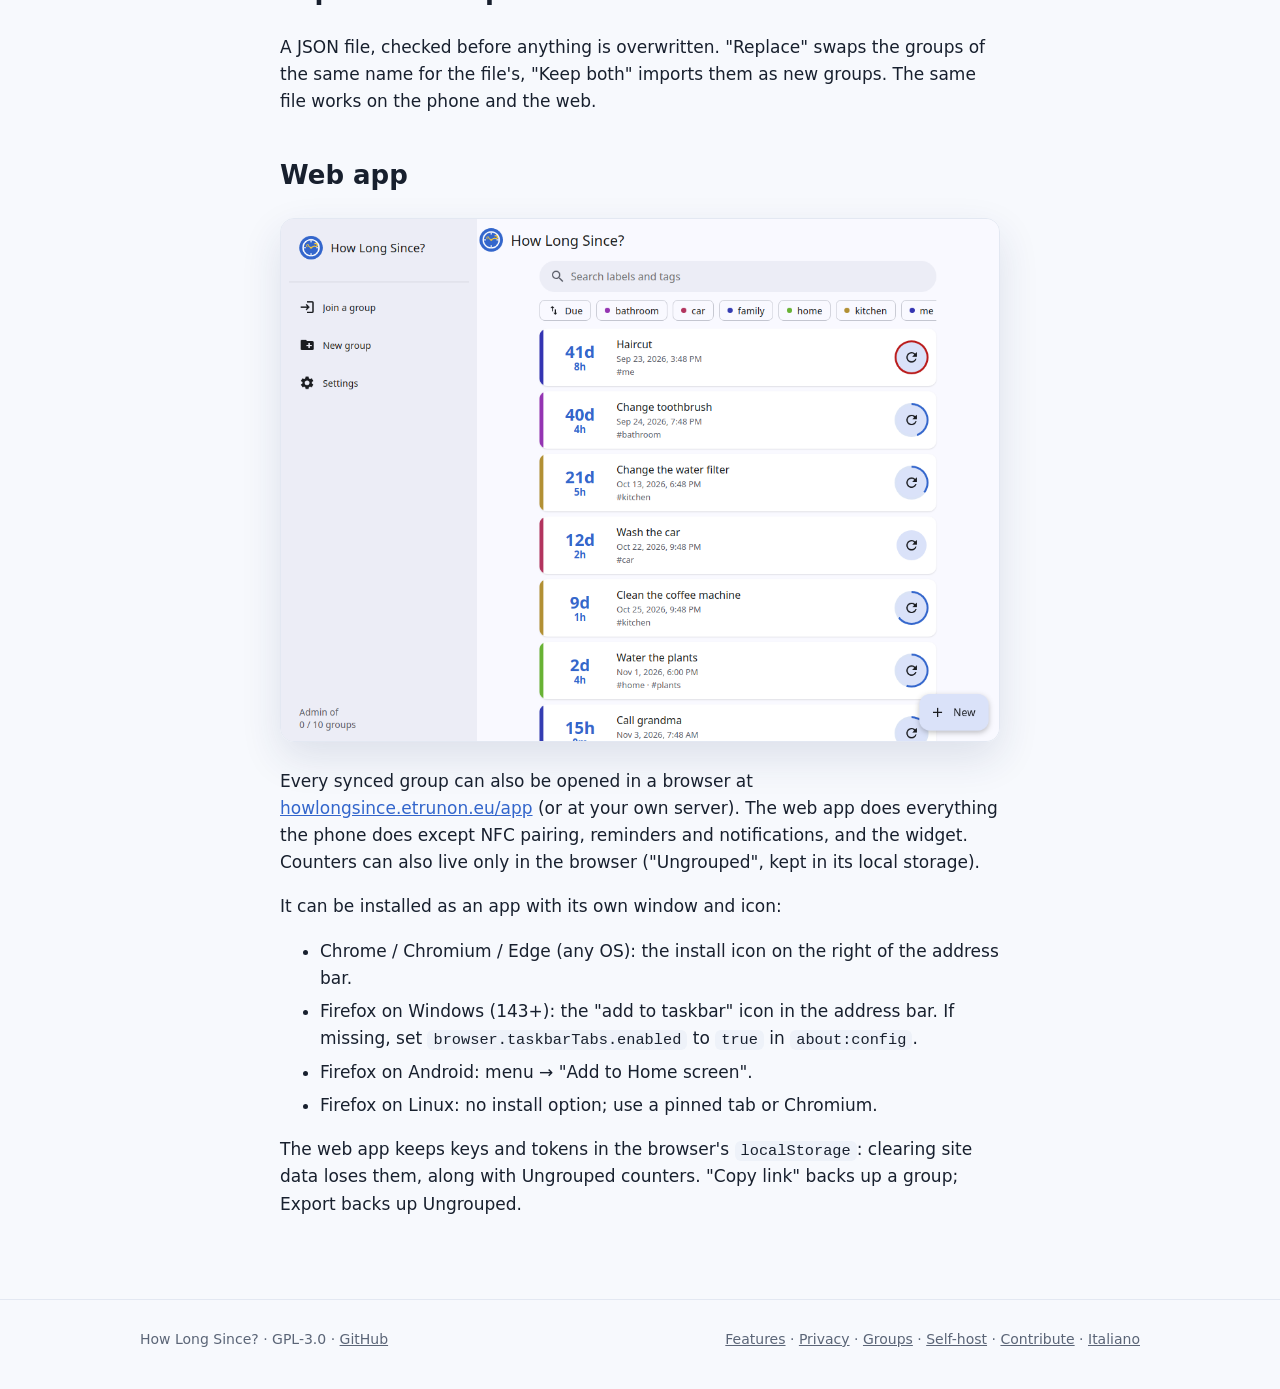
<file: server/site/features.html>
<!doctype html>
<html lang="en">
<head>
<meta charset="utf-8">
<meta name="viewport" content="width=device-width, initial-scale=1">
<title>Features – How Long Since?</title>
<meta name="description" content="Everything How Long Since? does: counters, reset log, reminders, NFC tags, widget, groups, export and the web app.">
<link rel="icon" href="img/icon.svg">
<link rel="stylesheet" href="style.css">
<link rel="alternate" hreflang="en" href="https://howlongsince.etrunon.eu/features.html">
<link rel="alternate" hreflang="it" href="https://howlongsince.etrunon.eu/it/features.html">
</head>
<body>
<header><div class="wrap">
  <a class="brand" href="./"><img src="img/icon.svg" alt=""><span>How Long Since?</span></a>
  <nav>
    <a class="page" href="features.html" aria-current="page">Features</a>
    <a class="page" href="privacy.html">Privacy</a>
    <a class="page" href="groups.html">Groups</a>
    <a class="page" href="self-host.html">Self-host</a>
    <a class="lang" href="it/features.html" hreflang="it" onclick="try{localStorage.setItem('lang','it')}catch{}">IT</a>
    <a class="btn" href="app/">Open app</a>
  </nav>
</div></header>

<main class="wrap doc">
<h1>Features</h1>
<p class="lead">Each thing you track is a <strong>counter</strong>: a label, some tags, and a log of every time it was set or reset. The app shows the time since the latest reset and can remind you when a counter has gone too long.</p>

<h2>Counters and history</h2>
<ul>
  <li><strong>Counters</strong>: each has a label and comma-separated tags. Cards show the elapsed time as a large number with the date of the last reset underneath.</li>
  <li><strong>Reset log</strong>: every create or reset is stored, marked <code>create</code>, <code>manual</code> or <code>nfc</code>. A counter's detail page shows the log as a timeline with the gap between resets, and a small bar chart of the recent intervals and their average.</li>
  <li><strong>Reset at a past time</strong>: "Reset at…" on the detail page, for when you forgot to log it.</li>
  <li><strong>Notes</strong>: "Reset…" on the detail page takes an optional note (e.g. "new filter brand"), shown in the timeline.</li>
  <li><strong>Undo</strong>: every reset shows an "Undo" snackbar, and Undo removes that log entry.</li>
  <li><strong>Archive</strong>: hide a counter without losing its history; archived counters have no reminders and sit behind an "Archived" chip.</li>
  <li><strong>Search, sort and tags</strong>: search labels and tags; sort by most overdue, recently reset or name; filter by tag, each with a stable color.</li>
</ul>
<p><img class="phone" src="img/app-detail.png" alt="A counter's detail page: interval chart and reset timeline"></p>

<h2>Reminders</h2>
<ul>
  <li>Optionally set "notify after" in hours, days or weeks (or minutes in Debug mode). "Use my average" sets it to your average interval between resets.</li>
  <li>A ring around the reset button fills up as the reminder gets closer and turns red when overdue. Overdue counters are listed first.</li>
  <li>Tapping the notification opens that counter's page. Its buttons reset the counter or snooze for a day.</li>
</ul>

<h2>NFC tags</h2>
<ul>
  <li>Pair a tag from the counter's detail page. The app writes <code>howlongsince://reset/&lt;uuid&gt;</code> (the counter's sync id, so the tag works on every phone in the group) to the tag and remembers the tag's ID.</li>
  <li>Tapping the tag resets the counter, even when the app is closed. Tags that aren't paired are rejected, and Unpair or Re-pair makes an old tag stop working.</li>
  <li>Or "Copy URL" and write the tag with any other NFC app; the first tap of that tag then pairs it.</li>
  <li>Any writable NDEF tag works, for example NTAG213/215/216 stickers.</li>
</ul>
<p><img class="phone" src="img/nfc-pairing.png" alt="Pair dialog: copy the URL or pair now"></p>

<h2>On Android</h2>
<ul>
  <li><strong>Home-screen widget</strong>: the counters most in need of a reset, each with a reset button. Times refresh on every change and every 30 minutes.</li>
  <li><strong>Launcher shortcuts</strong>: long-press the app icon to reset the 4 counters that need it most.</li>
  <li><strong>Look</strong>: Material 3 with colors from your wallpaper (Android 12+) and a large title bar that collapses as you scroll. Android 8.0 or later.</li>
  <li><strong>Settings</strong> (☰ menu): dark theme (follows the system until you change it), Debug mode (minute-based reminders).</li>
  <li><strong>Languages</strong>: English and Italian, following the phone language. On Android 13+ the app's language can also be set on its own (Settings → Apps → How Long Since? → Language).</li>
</ul>

<h2>Groups and sync</h2>
<p>Counters can be put in groups and shared with other phones and browsers, end-to-end encrypted. See <a href="groups.html">Groups</a> and <a href="privacy.html">Privacy</a>.</p>

<h2>Export and import</h2>
<p>A JSON file, checked before anything is overwritten. "Replace" swaps the groups of the same name for the file's, "Keep both" imports them as new groups. The same file works on the phone and the web.</p>

<h2>Web app</h2>
<p><img class="shot" src="img/web.png" alt="The web app in a desktop browser"></p>
<p>Every synced group can also be opened in a browser at <a href="app/">howlongsince.etrunon.eu/app</a> (or at your own server). The web app does everything the phone does except NFC pairing, reminders and notifications, and the widget. Counters can also live only in the browser ("Ungrouped", kept in its local storage).</p>
<p>It can be installed as an app with its own window and icon:</p>
<ul>
  <li>Chrome / Chromium / Edge (any OS): the install icon on the right of the address bar.</li>
  <li>Firefox on Windows (143+): the "add to taskbar" icon in the address bar. If missing, set <code>browser.taskbarTabs.enabled</code> to <code>true</code> in <code>about:config</code>.</li>
  <li>Firefox on Android: menu → "Add to Home screen".</li>
  <li>Firefox on Linux: no install option; use a pinned tab or Chromium.</li>
</ul>
<p>The web app keeps keys and tokens in the browser's <code>localStorage</code>: clearing site data loses them, along with Ungrouped counters. "Copy link" backs up a group; Export backs up Ungrouped.</p>
</main>

<footer><div class="wrap">
  <span>How Long Since? · GPL-3.0 · <a href="https://github.com/Etrunon/HowLongSince">GitHub</a></span>
  <span><a href="features.html">Features</a> · <a href="privacy.html">Privacy</a> · <a href="groups.html">Groups</a> · <a href="self-host.html">Self-host</a> · <a href="contribute.html">Contribute</a> · <a href="it/features.html" hreflang="it" onclick="try{localStorage.setItem('lang','it')}catch{}">Italiano</a></span>
</div></footer>
</body>
</html>
</file>
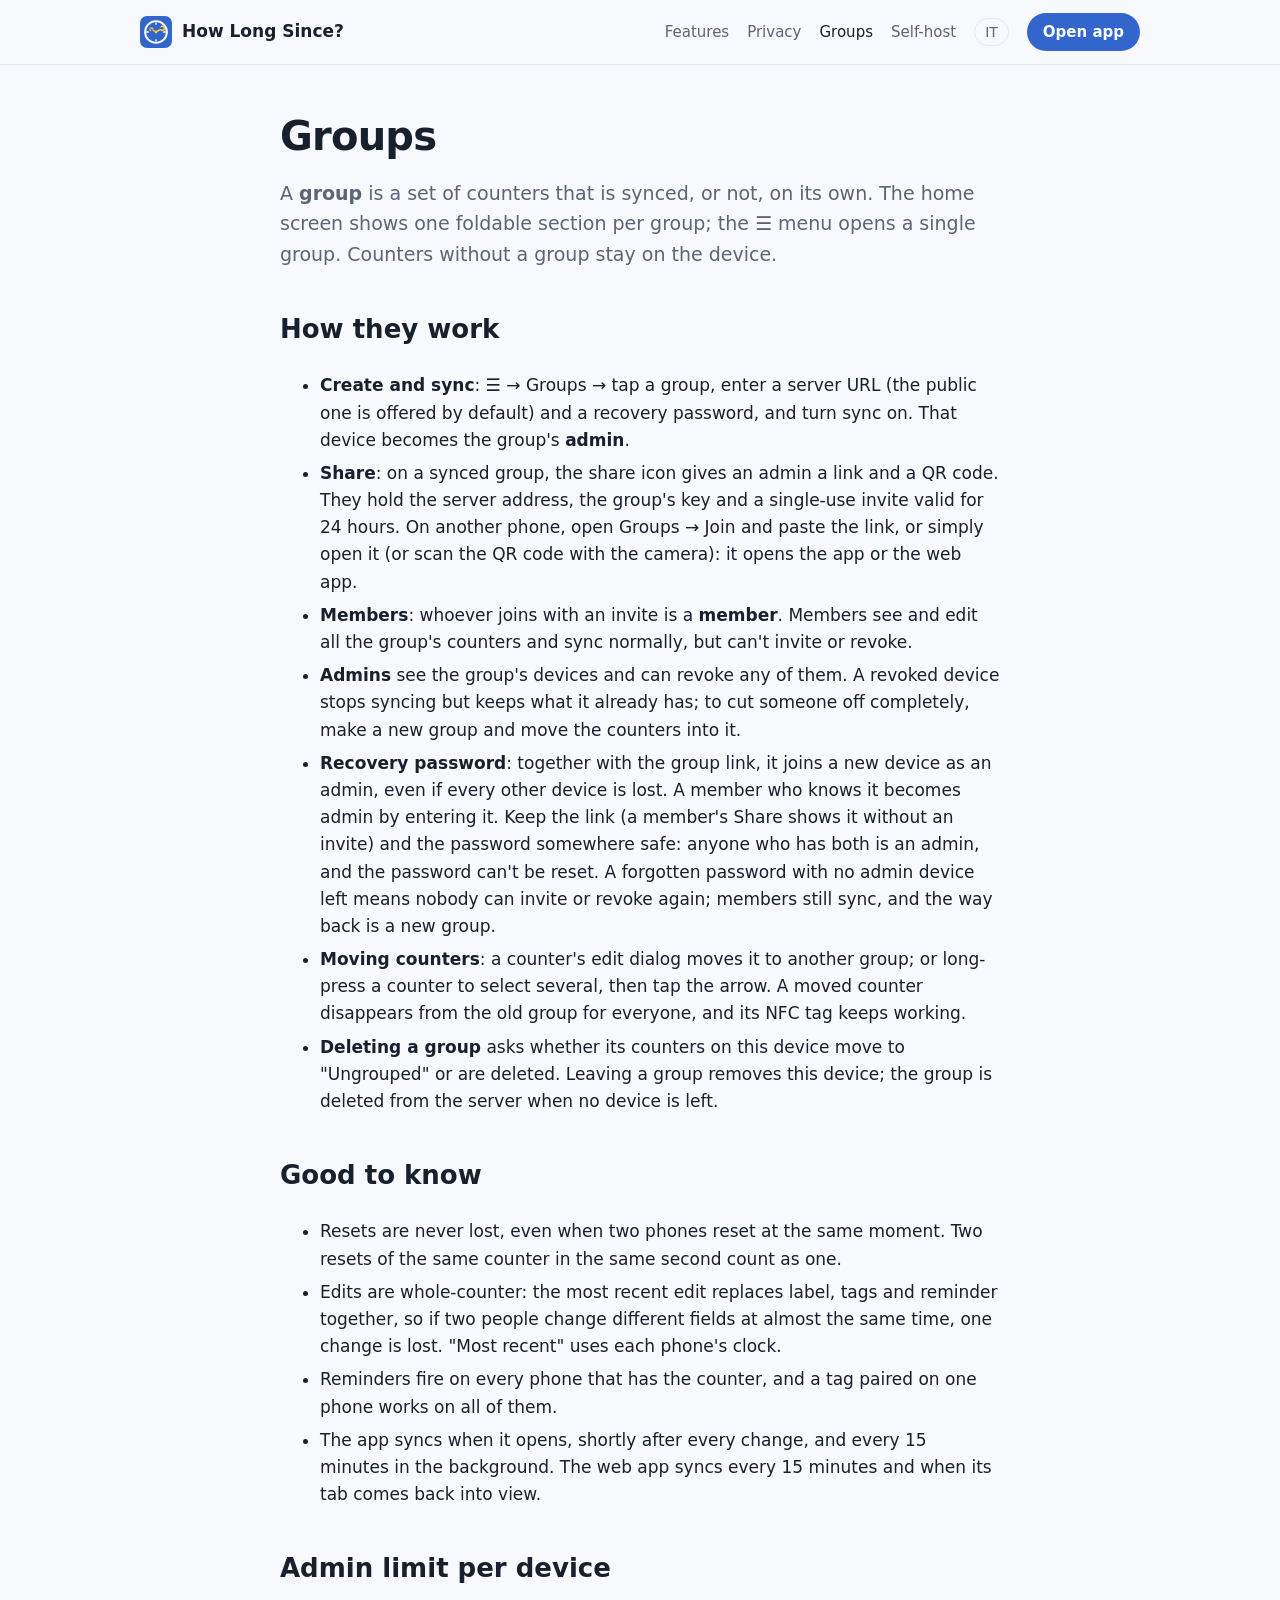
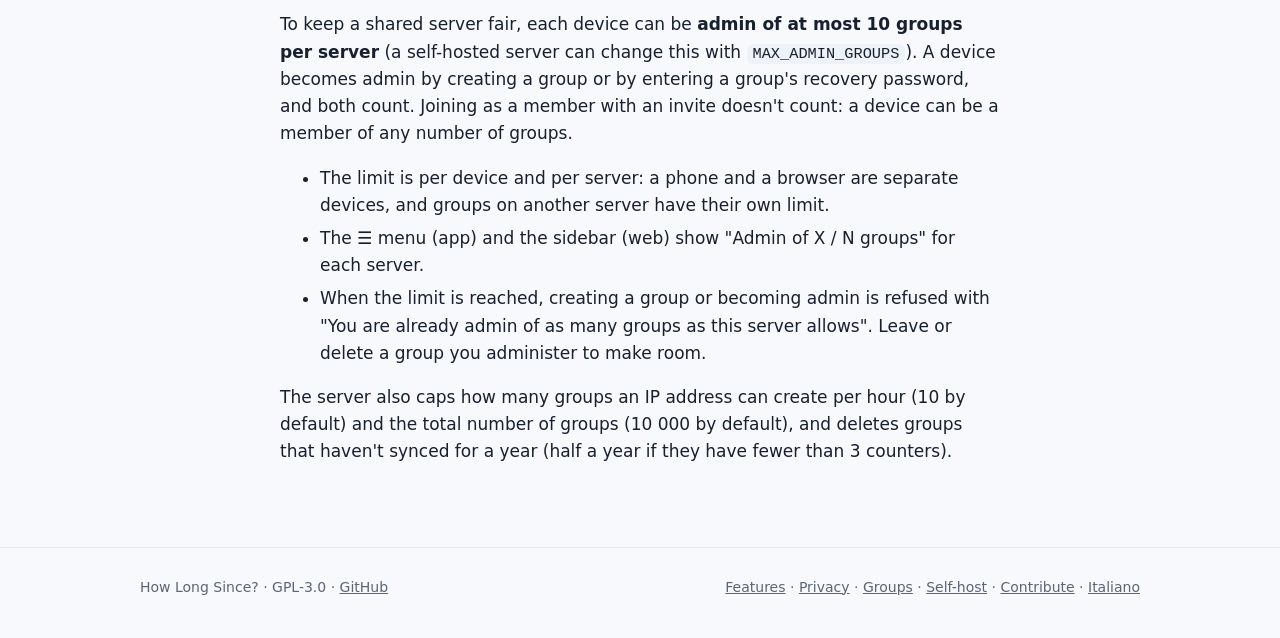
<file: server/site/groups.html>
<!doctype html>
<html lang="en">
<head>
<meta charset="utf-8">
<meta name="viewport" content="width=device-width, initial-scale=1">
<title>Groups – How Long Since?</title>
<meta name="description" content="Share counters with family or flatmates: groups, invites, admins and members, the recovery password, and the admin limit per device.">
<link rel="icon" href="img/icon.svg">
<link rel="stylesheet" href="style.css">
<link rel="alternate" hreflang="en" href="https://howlongsince.etrunon.eu/groups.html">
<link rel="alternate" hreflang="it" href="https://howlongsince.etrunon.eu/it/groups.html">
</head>
<body>
<header><div class="wrap">
  <a class="brand" href="./"><img src="img/icon.svg" alt=""><span>How Long Since?</span></a>
  <nav>
    <a class="page" href="features.html">Features</a>
    <a class="page" href="privacy.html">Privacy</a>
    <a class="page" href="groups.html" aria-current="page">Groups</a>
    <a class="page" href="self-host.html">Self-host</a>
    <a class="lang" href="it/groups.html" hreflang="it" onclick="try{localStorage.setItem('lang','it')}catch{}">IT</a>
    <a class="btn" href="app/">Open app</a>
  </nav>
</div></header>

<main class="wrap doc">
<h1>Groups</h1>
<p class="lead">A <strong>group</strong> is a set of counters that is synced, or not, on its own. The home screen shows one foldable section per group; the ☰ menu opens a single group. Counters without a group stay on the device.</p>

<h2>How they work</h2>
<ul>
  <li><strong>Create and sync</strong>: ☰ → Groups → tap a group, enter a server URL (the public one is offered by default) and a recovery password, and turn sync on. That device becomes the group's <strong>admin</strong>.</li>
  <li><strong>Share</strong>: on a synced group, the share icon gives an admin a link and a QR code. They hold the server address, the group's key and a single-use invite valid for 24 hours. On another phone, open Groups → Join and paste the link, or simply open it (or scan the QR code with the camera): it opens the app or the web app.</li>
  <li><strong>Members</strong>: whoever joins with an invite is a <strong>member</strong>. Members see and edit all the group's counters and sync normally, but can't invite or revoke.</li>
  <li><strong>Admins</strong> see the group's devices and can revoke any of them. A revoked device stops syncing but keeps what it already has; to cut someone off completely, make a new group and move the counters into it.</li>
  <li><strong>Recovery password</strong>: together with the group link, it joins a new device as an admin, even if every other device is lost. A member who knows it becomes admin by entering it. Keep the link (a member's Share shows it without an invite) and the password somewhere safe: anyone who has both is an admin, and the password can't be reset. A forgotten password with no admin device left means nobody can invite or revoke again; members still sync, and the way back is a new group.</li>
  <li><strong>Moving counters</strong>: a counter's edit dialog moves it to another group; or long-press a counter to select several, then tap the arrow. A moved counter disappears from the old group for everyone, and its NFC tag keeps working.</li>
  <li><strong>Deleting a group</strong> asks whether its counters on this device move to "Ungrouped" or are deleted. Leaving a group removes this device; the group is deleted from the server when no device is left.</li>
</ul>

<h2>Good to know</h2>
<ul>
  <li>Resets are never lost, even when two phones reset at the same moment. Two resets of the same counter in the same second count as one.</li>
  <li>Edits are whole-counter: the most recent edit replaces label, tags and reminder together, so if two people change different fields at almost the same time, one change is lost. "Most recent" uses each phone's clock.</li>
  <li>Reminders fire on every phone that has the counter, and a tag paired on one phone works on all of them.</li>
  <li>The app syncs when it opens, shortly after every change, and every 15 minutes in the background. The web app syncs every 15 minutes and when its tab comes back into view.</li>
</ul>

<h2 id="admin-limit">Admin limit per device</h2>
<p>To keep a shared server fair, each device can be <strong>admin of at most 10 groups per server</strong> (a self-hosted server can change this with <code>MAX_ADMIN_GROUPS</code>). A device becomes admin by creating a group or by entering a group's recovery password, and both count. Joining as a member with an invite doesn't count: a device can be a member of any number of groups.</p>
<ul>
  <li>The limit is per device and per server: a phone and a browser are separate devices, and groups on another server have their own limit.</li>
  <li>The ☰ menu (app) and the sidebar (web) show "Admin of X / N groups" for each server.</li>
  <li>When the limit is reached, creating a group or becoming admin is refused with "You are already admin of as many groups as this server allows". Leave or delete a group you administer to make room.</li>
</ul>
<p>The server also caps how many groups an IP address can create per hour (10 by default) and the total number of groups (10 000 by default), and deletes groups that haven't synced for a year (half a year if they have fewer than 3 counters).</p>
</main>

<footer><div class="wrap">
  <span>How Long Since? · GPL-3.0 · <a href="https://github.com/Etrunon/HowLongSince">GitHub</a></span>
  <span><a href="features.html">Features</a> · <a href="privacy.html">Privacy</a> · <a href="groups.html">Groups</a> · <a href="self-host.html">Self-host</a> · <a href="contribute.html">Contribute</a> · <a href="it/groups.html" hreflang="it" onclick="try{localStorage.setItem('lang','it')}catch{}">Italiano</a></span>
</div></footer>
</body>
</html>
</file>
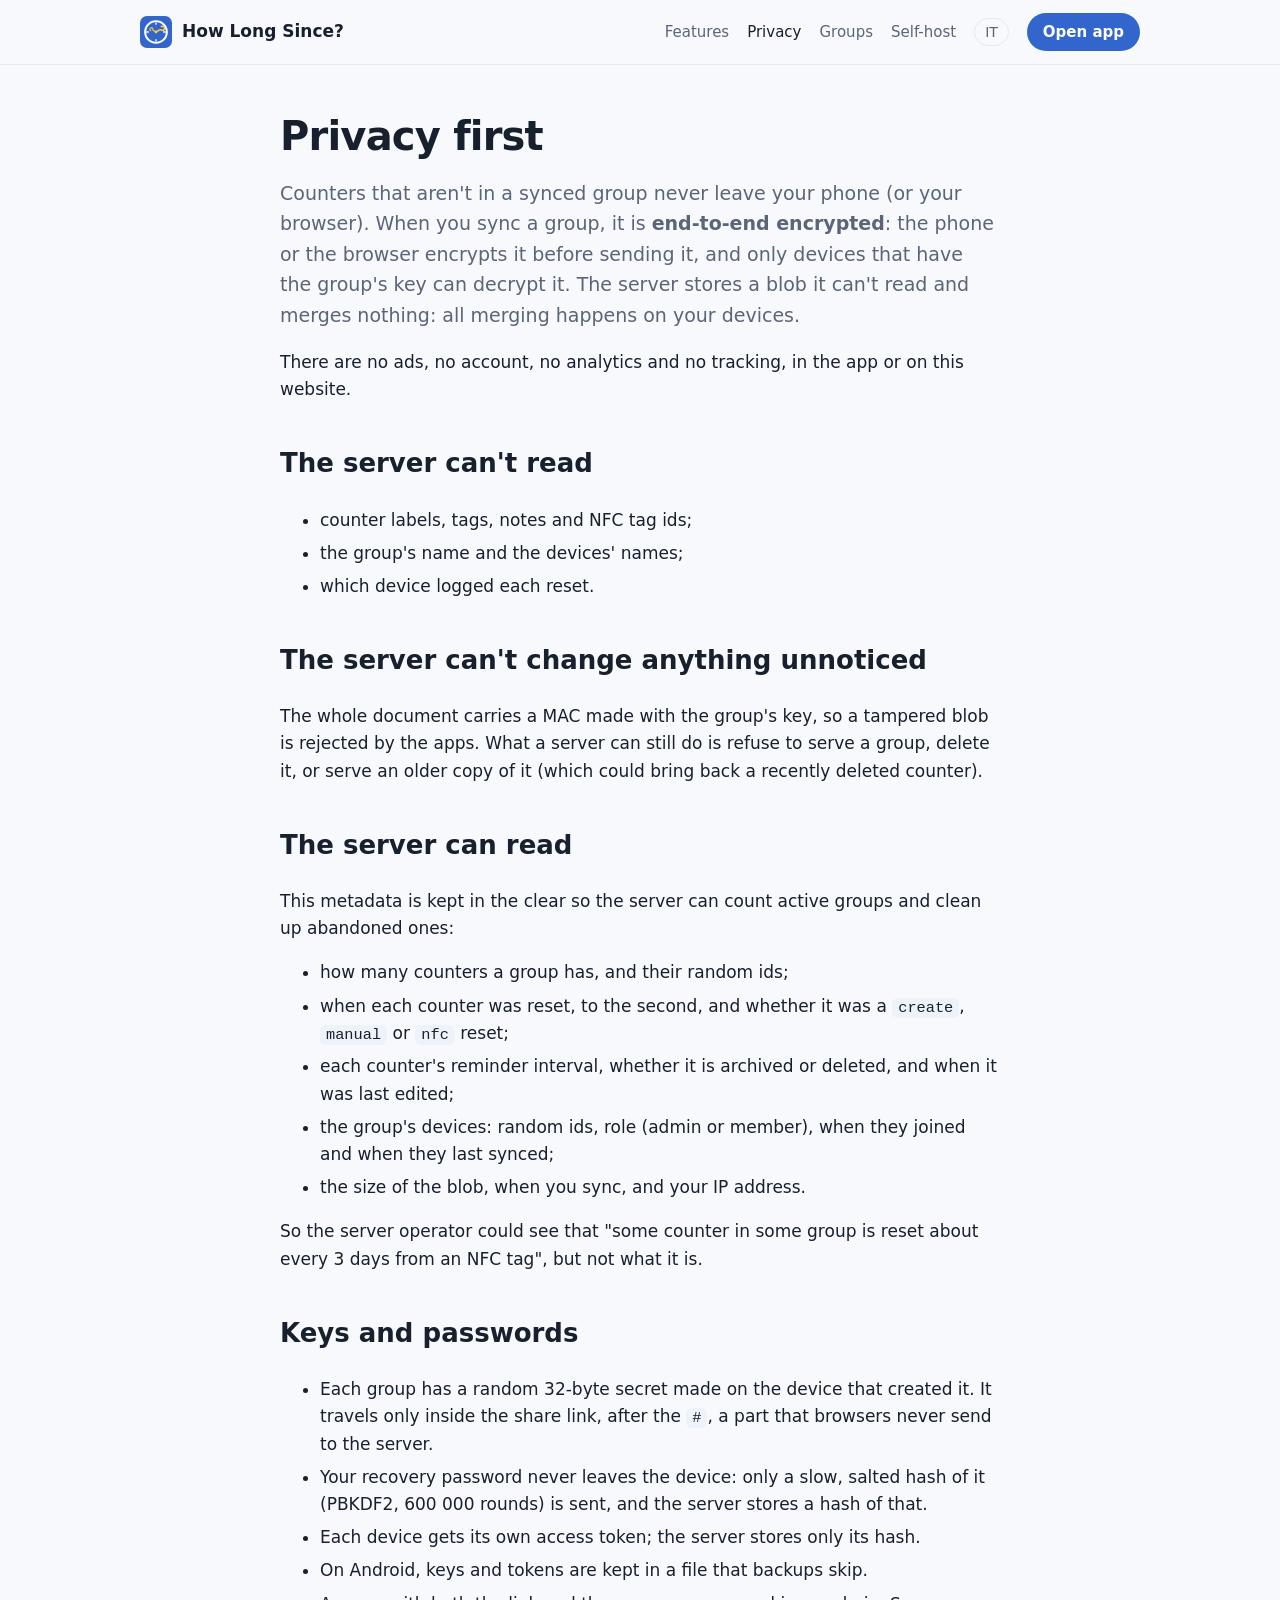
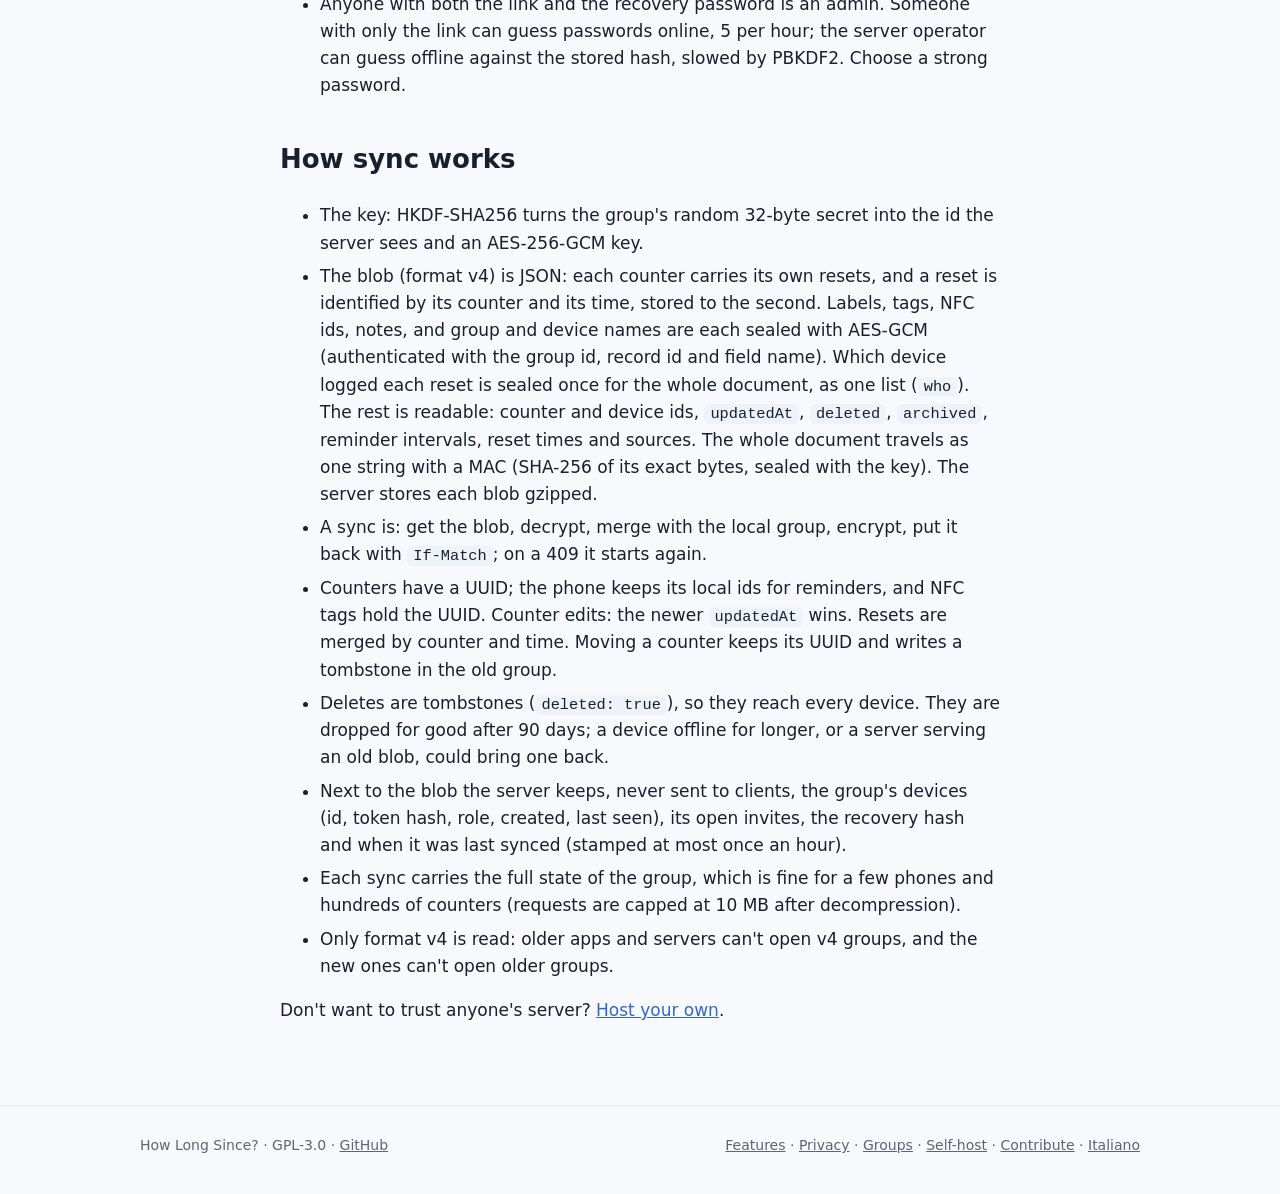
<file: server/site/privacy.html>
<!doctype html>
<html lang="en">
<head>
<meta charset="utf-8">
<meta name="viewport" content="width=device-width, initial-scale=1">
<title>Privacy – How Long Since?</title>
<meta name="description" content="How Long Since? encrypts synced groups end to end. What the server can't read, what metadata it can see, and how the encryption works.">
<link rel="icon" href="img/icon.svg">
<link rel="stylesheet" href="style.css">
<link rel="alternate" hreflang="en" href="https://howlongsince.etrunon.eu/privacy.html">
<link rel="alternate" hreflang="it" href="https://howlongsince.etrunon.eu/it/privacy.html">
</head>
<body>
<header><div class="wrap">
  <a class="brand" href="./"><img src="img/icon.svg" alt=""><span>How Long Since?</span></a>
  <nav>
    <a class="page" href="features.html">Features</a>
    <a class="page" href="privacy.html" aria-current="page">Privacy</a>
    <a class="page" href="groups.html">Groups</a>
    <a class="page" href="self-host.html">Self-host</a>
    <a class="lang" href="it/privacy.html" hreflang="it" onclick="try{localStorage.setItem('lang','it')}catch{}">IT</a>
    <a class="btn" href="app/">Open app</a>
  </nav>
</div></header>

<main class="wrap doc">
<h1>Privacy first</h1>
<p class="lead">Counters that aren't in a synced group never leave your phone (or your browser). When you sync a group, it is <strong>end-to-end encrypted</strong>: the phone or the browser encrypts it before sending it, and only devices that have the group's key can decrypt it. The server stores a blob it can't read and merges nothing: all merging happens on your devices.</p>
<p>There are no ads, no account, no analytics and no tracking, in the app or on this website.</p>

<h2>The server can't read</h2>
<ul>
  <li>counter labels, tags, notes and NFC tag ids;</li>
  <li>the group's name and the devices' names;</li>
  <li>which device logged each reset.</li>
</ul>

<h2>The server can't change anything unnoticed</h2>
<p>The whole document carries a MAC made with the group's key, so a tampered blob is rejected by the apps. What a server can still do is refuse to serve a group, delete it, or serve an older copy of it (which could bring back a recently deleted counter).</p>

<h2>The server can read</h2>
<p>This metadata is kept in the clear so the server can count active groups and clean up abandoned ones:</p>
<ul>
  <li>how many counters a group has, and their random ids;</li>
  <li>when each counter was reset, to the second, and whether it was a <code>create</code>, <code>manual</code> or <code>nfc</code> reset;</li>
  <li>each counter's reminder interval, whether it is archived or deleted, and when it was last edited;</li>
  <li>the group's devices: random ids, role (admin or member), when they joined and when they last synced;</li>
  <li>the size of the blob, when you sync, and your IP address.</li>
</ul>
<p>So the server operator could see that "some counter in some group is reset about every 3 days from an NFC tag", but not what it is.</p>

<h2>Keys and passwords</h2>
<ul>
  <li>Each group has a random 32-byte secret made on the device that created it. It travels only inside the share link, after the <code>#</code>, a part that browsers never send to the server.</li>
  <li>Your recovery password never leaves the device: only a slow, salted hash of it (PBKDF2, 600 000 rounds) is sent, and the server stores a hash of that.</li>
  <li>Each device gets its own access token; the server stores only its hash.</li>
  <li>On Android, keys and tokens are kept in a file that backups skip.</li>
  <li>Anyone with both the link and the recovery password is an admin. Someone with only the link can guess passwords online, 5 per hour; the server operator can guess offline against the stored hash, slowed by PBKDF2. Choose a strong password.</li>
</ul>

<h2 id="how-sync-works">How sync works</h2>
<ul>
  <li>The key: HKDF-SHA256 turns the group's random 32-byte secret into the id the server sees and an AES-256-GCM key.</li>
  <li>The blob (format v4) is JSON: each counter carries its own resets, and a reset is identified by its counter and its time, stored to the second. Labels, tags, NFC ids, notes, and group and device names are each sealed with AES-GCM (authenticated with the group id, record id and field name). Which device logged each reset is sealed once for the whole document, as one list (<code>who</code>). The rest is readable: counter and device ids, <code>updatedAt</code>, <code>deleted</code>, <code>archived</code>, reminder intervals, reset times and sources. The whole document travels as one string with a MAC (SHA-256 of its exact bytes, sealed with the key). The server stores each blob gzipped.</li>
  <li>A sync is: get the blob, decrypt, merge with the local group, encrypt, put it back with <code>If-Match</code>; on a 409 it starts again.</li>
  <li>Counters have a UUID; the phone keeps its local ids for reminders, and NFC tags hold the UUID. Counter edits: the newer <code>updatedAt</code> wins. Resets are merged by counter and time. Moving a counter keeps its UUID and writes a tombstone in the old group.</li>
  <li>Deletes are tombstones (<code>deleted: true</code>), so they reach every device. They are dropped for good after 90 days; a device offline for longer, or a server serving an old blob, could bring one back.</li>
  <li>Next to the blob the server keeps, never sent to clients, the group's devices (id, token hash, role, created, last seen), its open invites, the recovery hash and when it was last synced (stamped at most once an hour).</li>
  <li>Each sync carries the full state of the group, which is fine for a few phones and hundreds of counters (requests are capped at 10 MB after decompression).</li>
  <li>Only format v4 is read: older apps and servers can't open v4 groups, and the new ones can't open older groups.</li>
</ul>
<p>Don't want to trust anyone's server? <a href="self-host.html">Host your own</a>.</p>
</main>

<footer><div class="wrap">
  <span>How Long Since? · GPL-3.0 · <a href="https://github.com/Etrunon/HowLongSince">GitHub</a></span>
  <span><a href="features.html">Features</a> · <a href="privacy.html">Privacy</a> · <a href="groups.html">Groups</a> · <a href="self-host.html">Self-host</a> · <a href="contribute.html">Contribute</a> · <a href="it/privacy.html" hreflang="it" onclick="try{localStorage.setItem('lang','it')}catch{}">Italiano</a></span>
</div></footer>
</body>
</html>
</file>
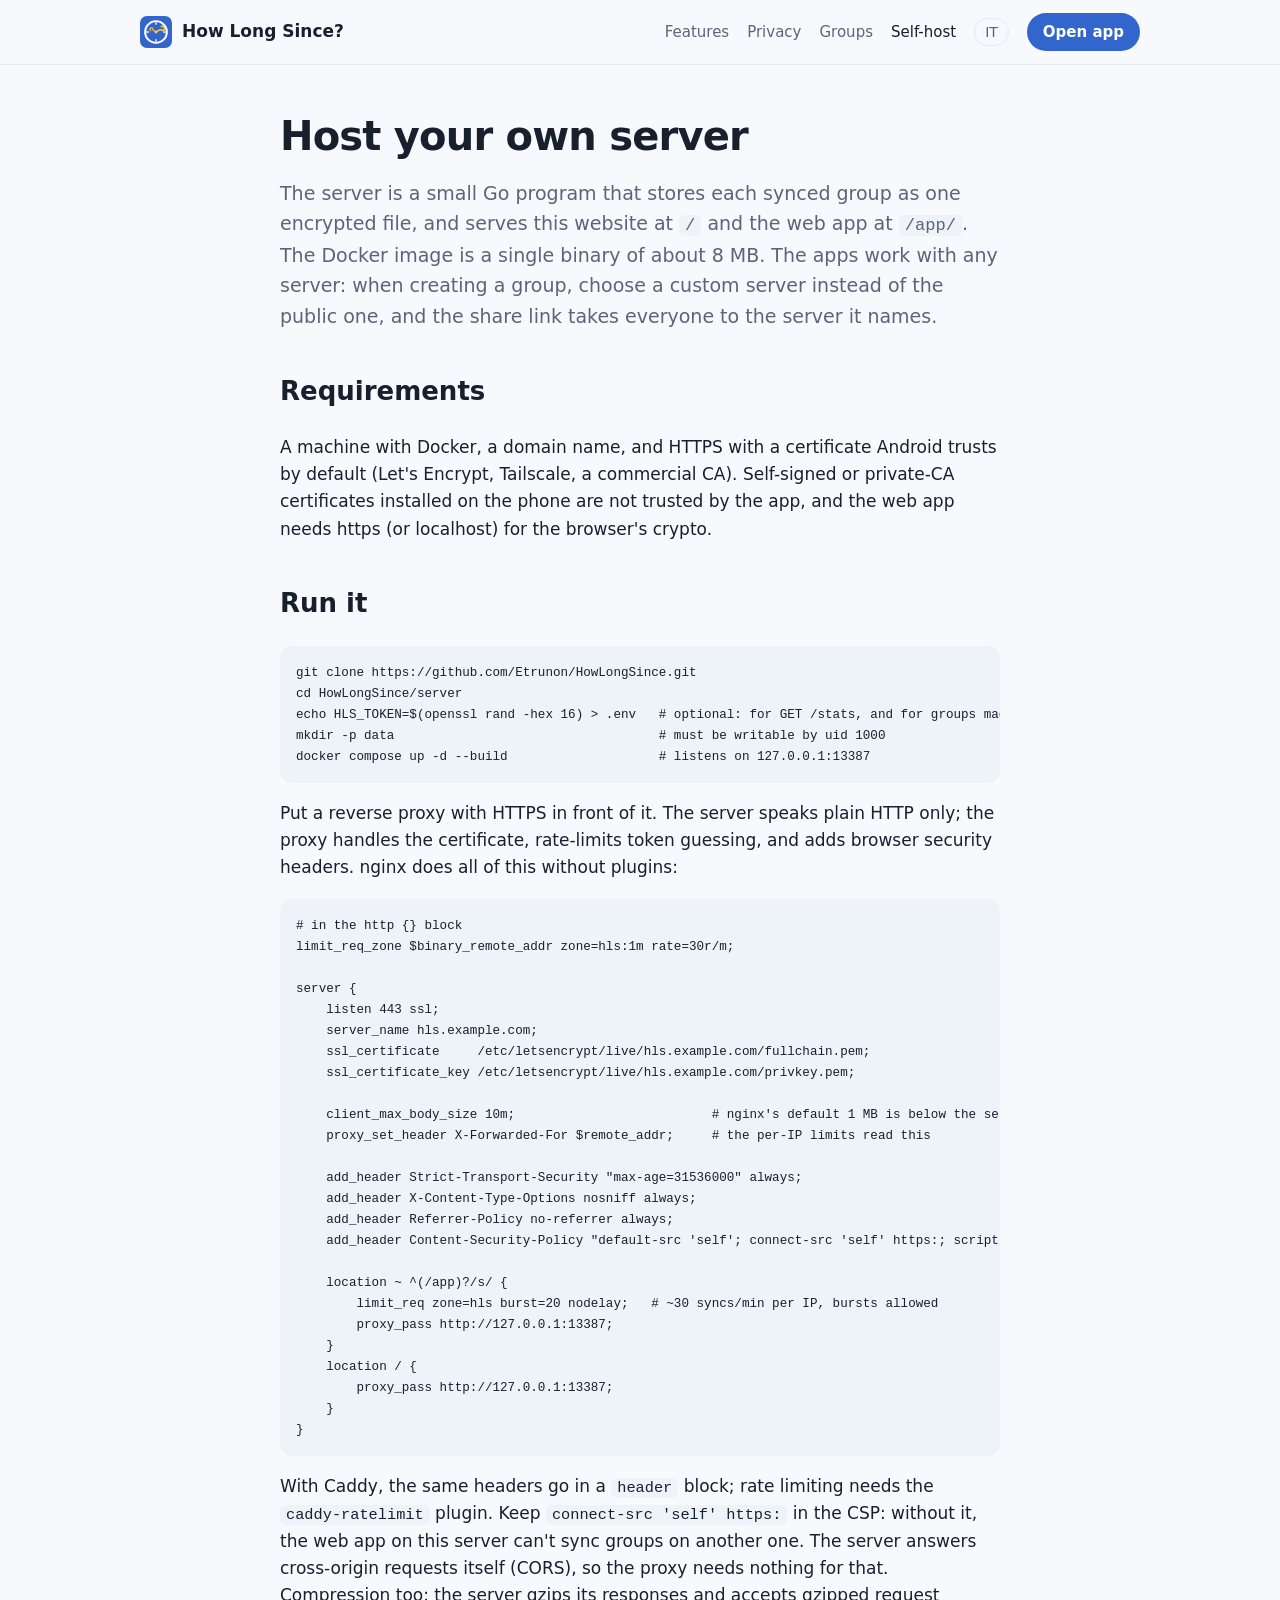
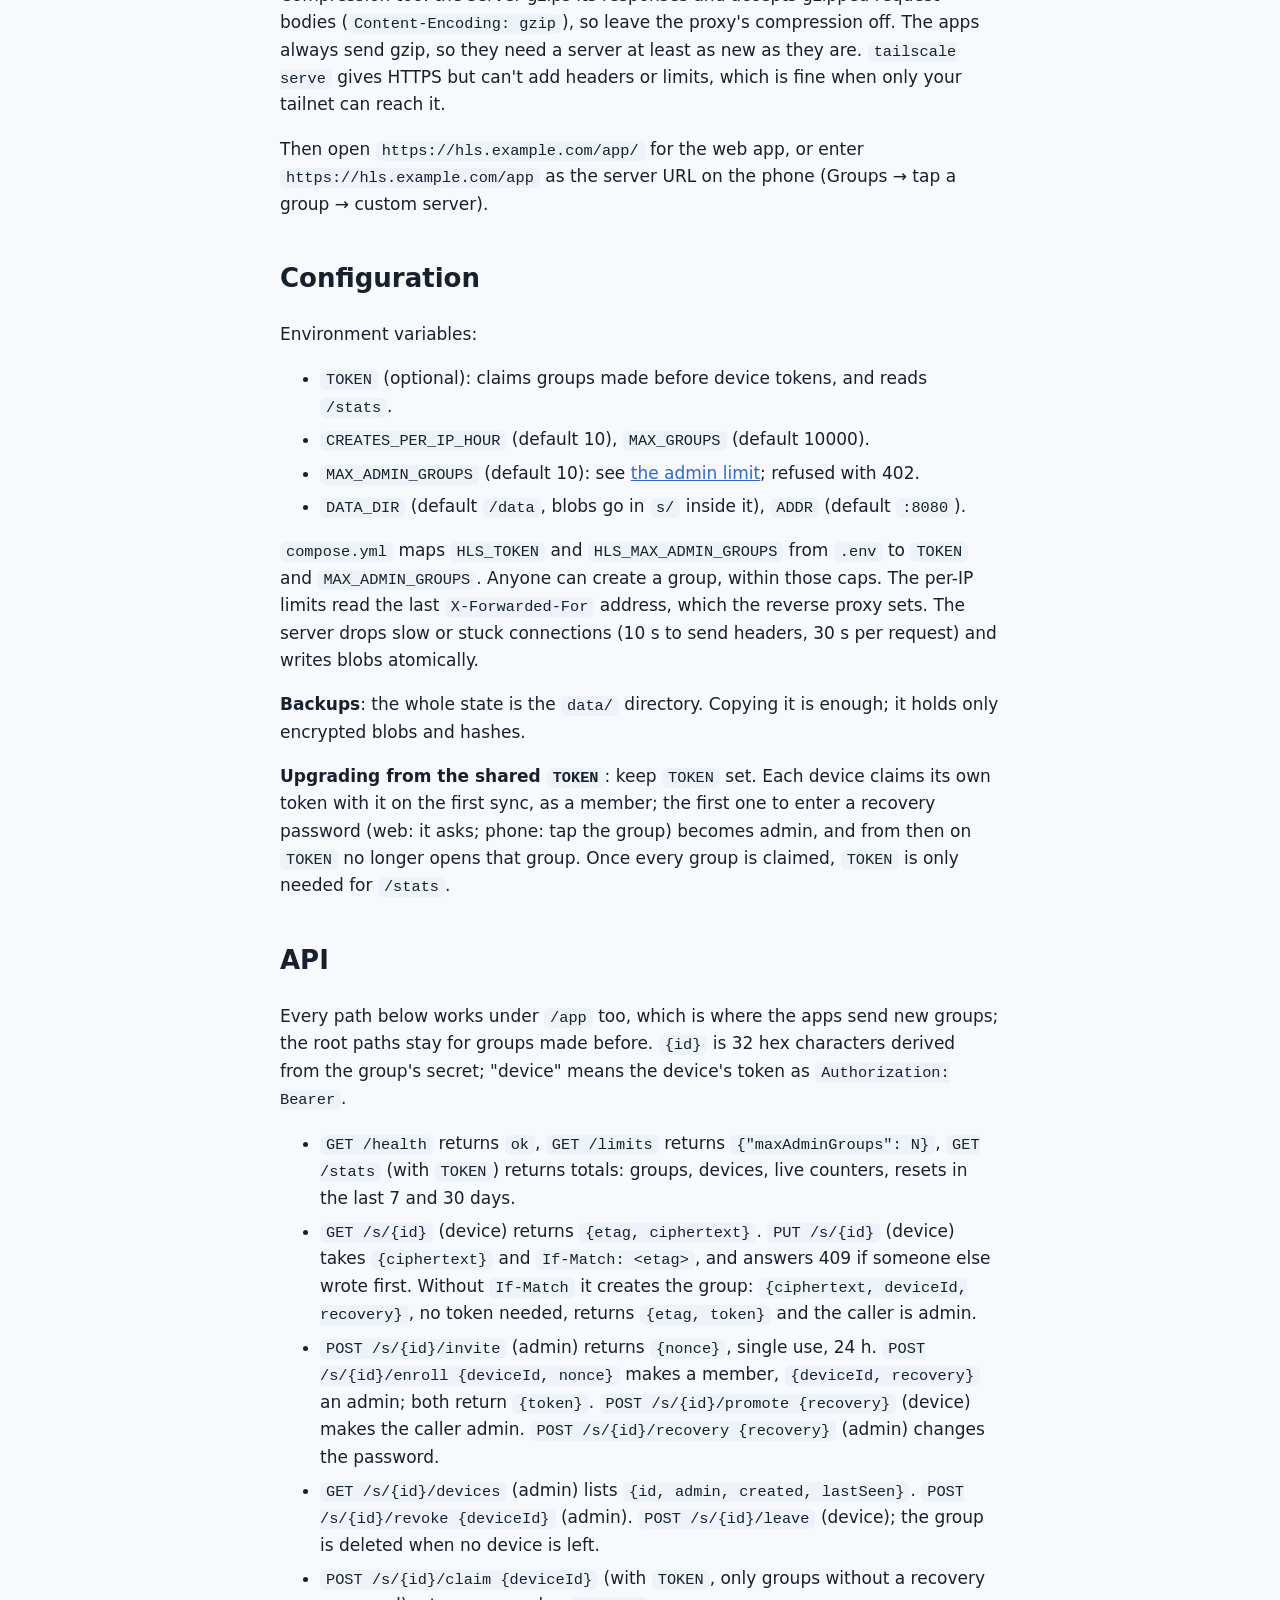
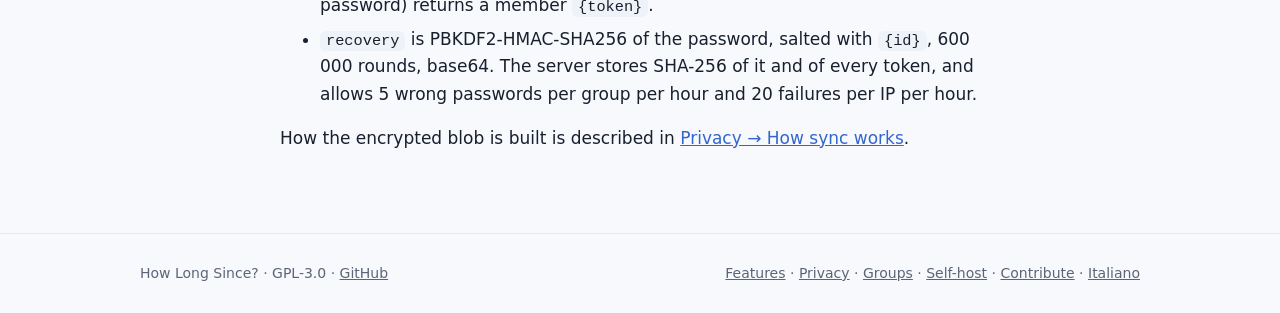
<file: server/site/self-host.html>
<!doctype html>
<html lang="en">
<head>
<meta charset="utf-8">
<meta name="viewport" content="width=device-width, initial-scale=1">
<title>Host your own server – How Long Since?</title>
<meta name="description" content="Run your own How Long Since? sync server with Docker: setup, reverse proxy with HTTPS, configuration and API.">
<link rel="icon" href="img/icon.svg">
<link rel="stylesheet" href="style.css">
<link rel="alternate" hreflang="en" href="https://howlongsince.etrunon.eu/self-host.html">
<link rel="alternate" hreflang="it" href="https://howlongsince.etrunon.eu/it/self-host.html">
</head>
<body>
<header><div class="wrap">
  <a class="brand" href="./"><img src="img/icon.svg" alt=""><span>How Long Since?</span></a>
  <nav>
    <a class="page" href="features.html">Features</a>
    <a class="page" href="privacy.html">Privacy</a>
    <a class="page" href="groups.html">Groups</a>
    <a class="page" href="self-host.html" aria-current="page">Self-host</a>
    <a class="lang" href="it/self-host.html" hreflang="it" onclick="try{localStorage.setItem('lang','it')}catch{}">IT</a>
    <a class="btn" href="app/">Open app</a>
  </nav>
</div></header>

<main class="wrap doc">
<h1>Host your own server</h1>
<p class="lead">The server is a small Go program that stores each synced group as one encrypted file, and serves this website at <code>/</code> and the web app at <code>/app/</code>. The Docker image is a single binary of about 8 MB. The apps work with any server: when creating a group, choose a custom server instead of the public one, and the share link takes everyone to the server it names.</p>

<h2>Requirements</h2>
<p>A machine with Docker, a domain name, and HTTPS with a certificate Android trusts by default (Let's Encrypt, Tailscale, a commercial CA). Self-signed or private-CA certificates installed on the phone are not trusted by the app, and the web app needs https (or localhost) for the browser's crypto.</p>

<h2>Run it</h2>
<pre><code>git clone https://github.com/Etrunon/HowLongSince.git
cd HowLongSince/server
echo HLS_TOKEN=$(openssl rand -hex 16) &gt; .env   # optional: for GET /stats, and for groups made before device tokens
mkdir -p data                                   # must be writable by uid 1000
docker compose up -d --build                    # listens on 127.0.0.1:13387</code></pre>
<p>Put a reverse proxy with HTTPS in front of it. The server speaks plain HTTP only; the proxy handles the certificate, rate-limits token guessing, and adds browser security headers. nginx does all of this without plugins:</p>
<pre><code># in the http {} block
limit_req_zone $binary_remote_addr zone=hls:1m rate=30r/m;

server {
    listen 443 ssl;
    server_name hls.example.com;
    ssl_certificate     /etc/letsencrypt/live/hls.example.com/fullchain.pem;
    ssl_certificate_key /etc/letsencrypt/live/hls.example.com/privkey.pem;

    client_max_body_size 10m;                          # nginx's default 1 MB is below the server's cap
    proxy_set_header X-Forwarded-For $remote_addr;     # the per-IP limits read this

    add_header Strict-Transport-Security "max-age=31536000" always;
    add_header X-Content-Type-Options nosniff always;
    add_header Referrer-Policy no-referrer always;
    add_header Content-Security-Policy "default-src 'self'; connect-src 'self' https:; script-src 'self' 'unsafe-inline'; style-src 'self' 'unsafe-inline'; frame-ancestors 'none'" always;

    location ~ ^(/app)?/s/ {
        limit_req zone=hls burst=20 nodelay;   # ~30 syncs/min per IP, bursts allowed
        proxy_pass http://127.0.0.1:13387;
    }
    location / {
        proxy_pass http://127.0.0.1:13387;
    }
}</code></pre>
<p>With Caddy, the same headers go in a <code>header</code> block; rate limiting needs the <code>caddy-ratelimit</code> plugin. Keep <code>connect-src 'self' https:</code> in the CSP: without it, the web app on this server can't sync groups on another one. The server answers cross-origin requests itself (CORS), so the proxy needs nothing for that. Compression too: the server gzips its responses and accepts gzipped request bodies (<code>Content-Encoding: gzip</code>), so leave the proxy's compression off. The apps always send gzip, so they need a server at least as new as they are. <code>tailscale serve</code> gives HTTPS but can't add headers or limits, which is fine when only your tailnet can reach it.</p>
<p>Then open <code>https://hls.example.com/app/</code> for the web app, or enter <code>https://hls.example.com/app</code> as the server URL on the phone (Groups → tap a group → custom server).</p>

<h2>Configuration</h2>
<p>Environment variables:</p>
<ul>
  <li><code>TOKEN</code> (optional): claims groups made before device tokens, and reads <code>/stats</code>.</li>
  <li><code>CREATES_PER_IP_HOUR</code> (default 10), <code>MAX_GROUPS</code> (default 10000).</li>
  <li><code>MAX_ADMIN_GROUPS</code> (default 10): see <a href="groups.html#admin-limit">the admin limit</a>; refused with 402.</li>
  <li><code>DATA_DIR</code> (default <code>/data</code>, blobs go in <code>s/</code> inside it), <code>ADDR</code> (default <code>:8080</code>).</li>
</ul>
<p><code>compose.yml</code> maps <code>HLS_TOKEN</code> and <code>HLS_MAX_ADMIN_GROUPS</code> from <code>.env</code> to <code>TOKEN</code> and <code>MAX_ADMIN_GROUPS</code>. Anyone can create a group, within those caps. The per-IP limits read the last <code>X-Forwarded-For</code> address, which the reverse proxy sets. The server drops slow or stuck connections (10 s to send headers, 30 s per request) and writes blobs atomically.</p>
<p><strong>Backups</strong>: the whole state is the <code>data/</code> directory. Copying it is enough; it holds only encrypted blobs and hashes.</p>
<p><strong>Upgrading from the shared <code>TOKEN</code></strong>: keep <code>TOKEN</code> set. Each device claims its own token with it on the first sync, as a member; the first one to enter a recovery password (web: it asks; phone: tap the group) becomes admin, and from then on <code>TOKEN</code> no longer opens that group. Once every group is claimed, <code>TOKEN</code> is only needed for <code>/stats</code>.</p>

<h2>API</h2>
<p>Every path below works under <code>/app</code> too, which is where the apps send new groups; the root paths stay for groups made before. <code>{id}</code> is 32 hex characters derived from the group's secret; "device" means the device's token as <code>Authorization: Bearer</code>.</p>
<ul>
  <li><code>GET /health</code> returns <code>ok</code>, <code>GET /limits</code> returns <code>{"maxAdminGroups": N}</code>, <code>GET /stats</code> (with <code>TOKEN</code>) returns totals: groups, devices, live counters, resets in the last 7 and 30 days.</li>
  <li><code>GET /s/{id}</code> (device) returns <code>{etag, ciphertext}</code>. <code>PUT /s/{id}</code> (device) takes <code>{ciphertext}</code> and <code>If-Match: &lt;etag&gt;</code>, and answers 409 if someone else wrote first. Without <code>If-Match</code> it creates the group: <code>{ciphertext, deviceId, recovery}</code>, no token needed, returns <code>{etag, token}</code> and the caller is admin.</li>
  <li><code>POST /s/{id}/invite</code> (admin) returns <code>{nonce}</code>, single use, 24 h. <code>POST /s/{id}/enroll {deviceId, nonce}</code> makes a member, <code>{deviceId, recovery}</code> an admin; both return <code>{token}</code>. <code>POST /s/{id}/promote {recovery}</code> (device) makes the caller admin. <code>POST /s/{id}/recovery {recovery}</code> (admin) changes the password.</li>
  <li><code>GET /s/{id}/devices</code> (admin) lists <code>{id, admin, created, lastSeen}</code>. <code>POST /s/{id}/revoke {deviceId}</code> (admin). <code>POST /s/{id}/leave</code> (device); the group is deleted when no device is left.</li>
  <li><code>POST /s/{id}/claim {deviceId}</code> (with <code>TOKEN</code>, only groups without a recovery password) returns a member <code>{token}</code>.</li>
  <li><code>recovery</code> is PBKDF2-HMAC-SHA256 of the password, salted with <code>{id}</code>, 600 000 rounds, base64. The server stores SHA-256 of it and of every token, and allows 5 wrong passwords per group per hour and 20 failures per IP per hour.</li>
</ul>
<p>How the encrypted blob is built is described in <a href="privacy.html#how-sync-works">Privacy → How sync works</a>.</p>
</main>

<footer><div class="wrap">
  <span>How Long Since? · GPL-3.0 · <a href="https://github.com/Etrunon/HowLongSince">GitHub</a></span>
  <span><a href="features.html">Features</a> · <a href="privacy.html">Privacy</a> · <a href="groups.html">Groups</a> · <a href="self-host.html">Self-host</a> · <a href="contribute.html">Contribute</a> · <a href="it/self-host.html" hreflang="it" onclick="try{localStorage.setItem('lang','it')}catch{}">Italiano</a></span>
</div></footer>
</body>
</html>
</file>
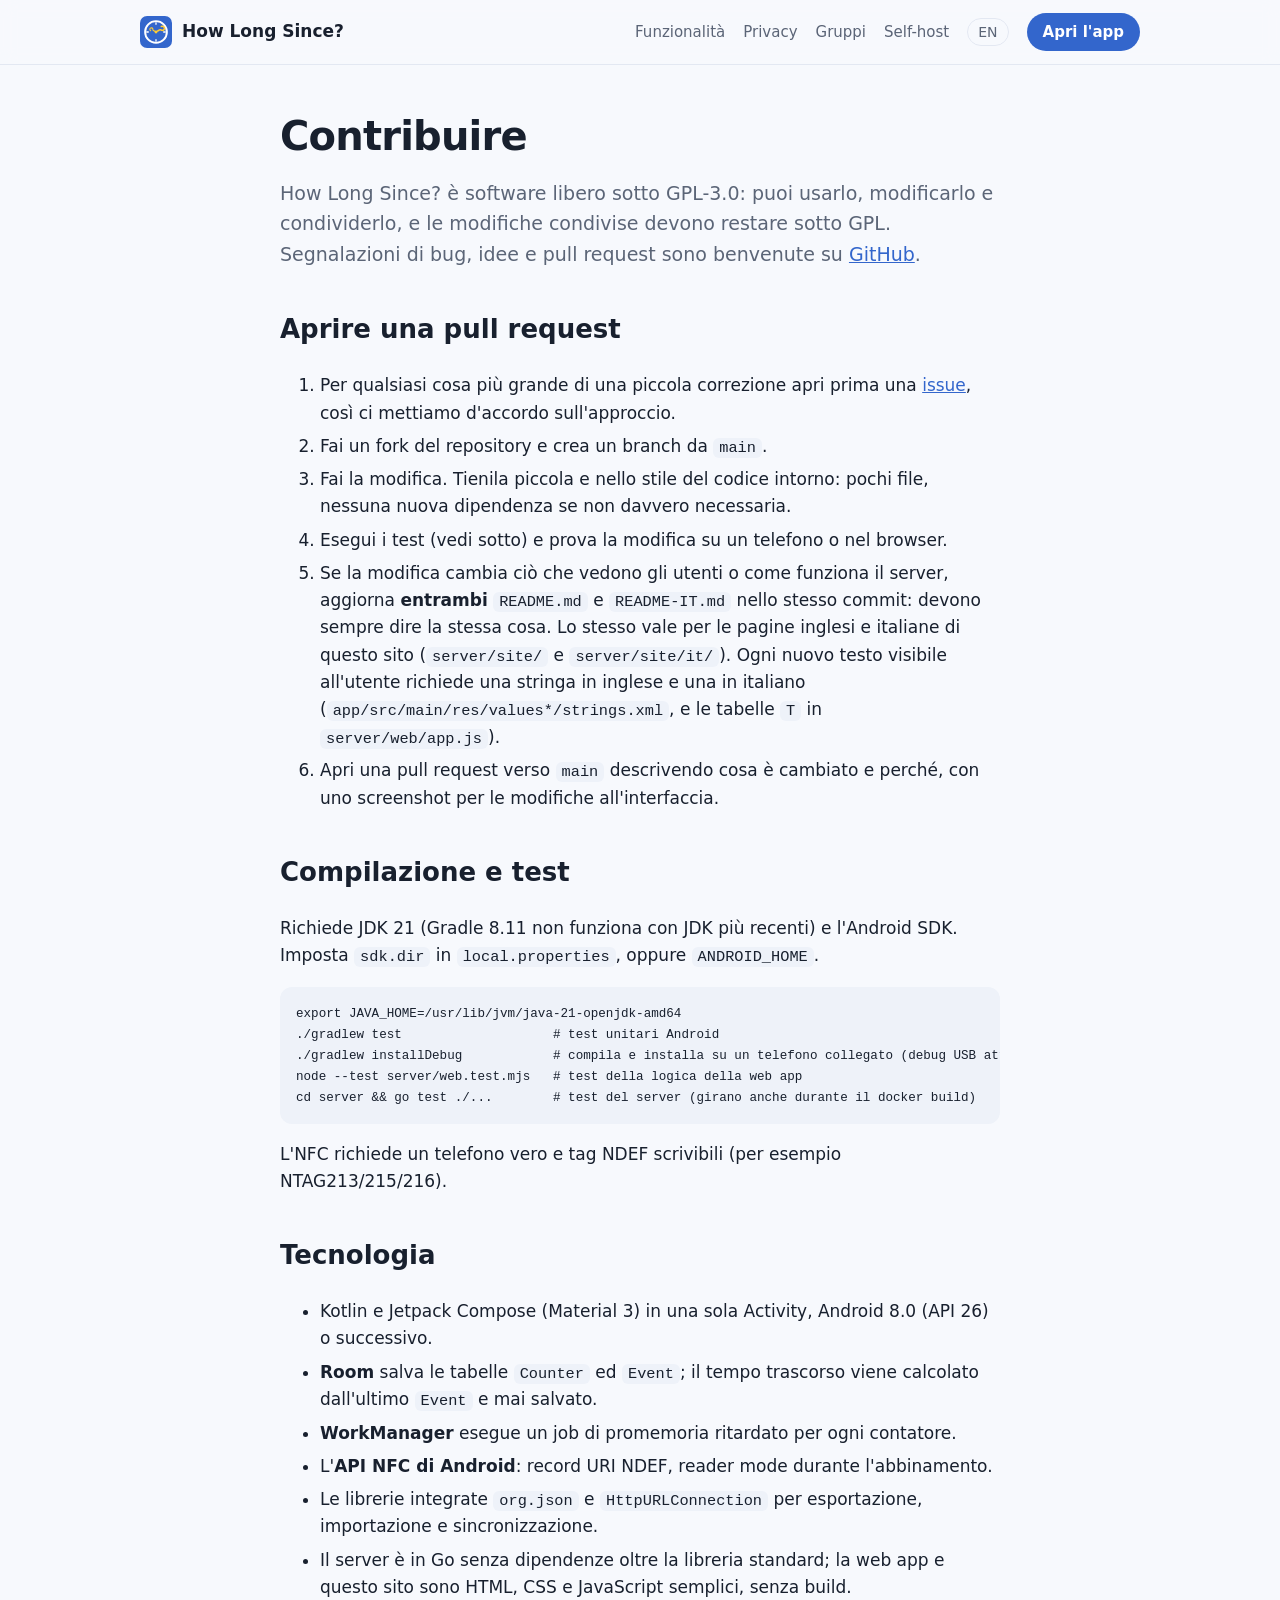
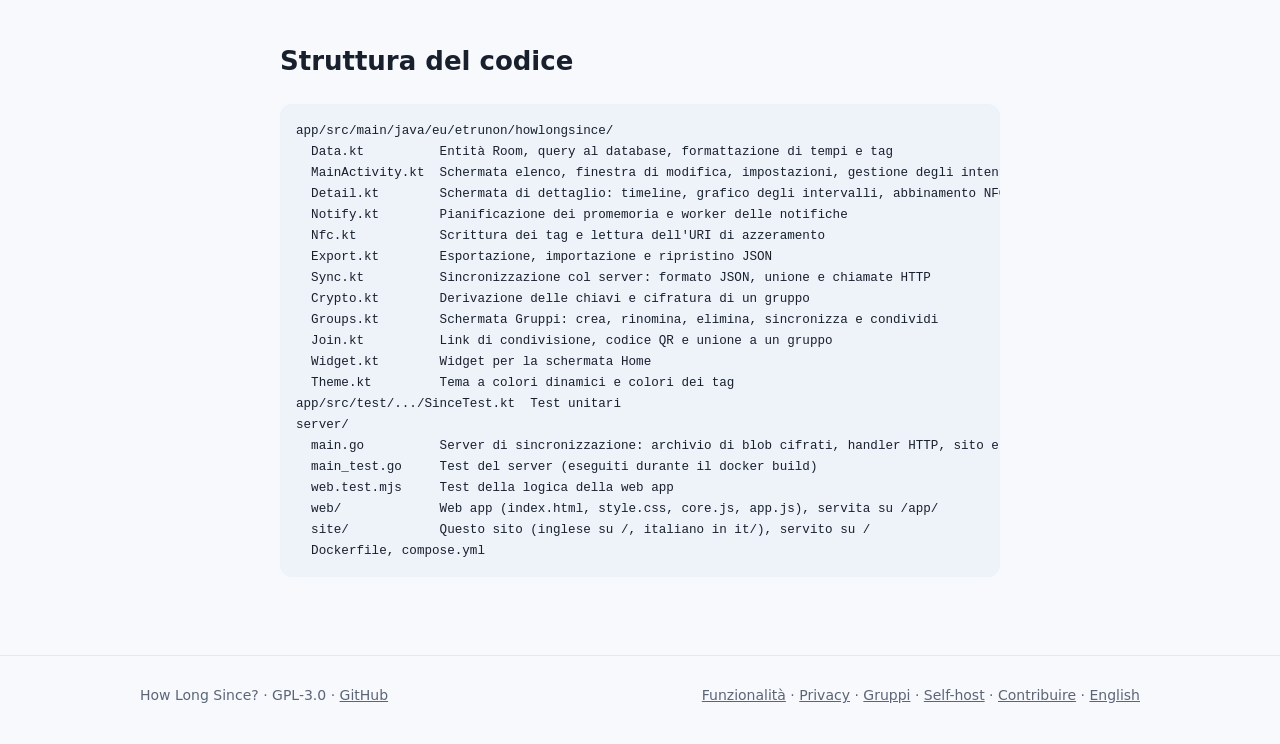
<file: server/site/it/contribute.html>
<!doctype html>
<html lang="it">
<head>
<meta charset="utf-8">
<meta name="viewport" content="width=device-width, initial-scale=1">
<title>Contribuire – How Long Since?</title>
<meta name="description" content="How Long Since? è open source (GPL-3.0). Come compilarlo, eseguire i test e aprire una pull request.">
<link rel="icon" href="../img/icon.svg">
<link rel="stylesheet" href="../style.css">
<link rel="alternate" hreflang="en" href="https://howlongsince.etrunon.eu/contribute.html">
<link rel="alternate" hreflang="it" href="https://howlongsince.etrunon.eu/it/contribute.html">
</head>
<body>
<header><div class="wrap">
  <a class="brand" href="./"><img src="../img/icon.svg" alt=""><span>How Long Since?</span></a>
  <nav>
    <a class="page" href="features.html">Funzionalità</a>
    <a class="page" href="privacy.html">Privacy</a>
    <a class="page" href="groups.html">Gruppi</a>
    <a class="page" href="self-host.html">Self-host</a>
    <a class="lang" href="../contribute.html" hreflang="en" onclick="try{localStorage.setItem('lang','en')}catch{}">EN</a>
    <a class="btn" href="../app/">Apri l'app</a>
  </nav>
</div></header>

<main class="wrap doc">
<h1>Contribuire</h1>
<p class="lead">How Long Since? è software libero sotto GPL-3.0: puoi usarlo, modificarlo e condividerlo, e le modifiche condivise devono restare sotto GPL. Segnalazioni di bug, idee e pull request sono benvenute su <a href="https://github.com/Etrunon/HowLongSince">GitHub</a>.</p>

<h2>Aprire una pull request</h2>
<ol>
  <li>Per qualsiasi cosa più grande di una piccola correzione apri prima una <a href="https://github.com/Etrunon/HowLongSince/issues">issue</a>, così ci mettiamo d'accordo sull'approccio.</li>
  <li>Fai un fork del repository e crea un branch da <code>main</code>.</li>
  <li>Fai la modifica. Tienila piccola e nello stile del codice intorno: pochi file, nessuna nuova dipendenza se non davvero necessaria.</li>
  <li>Esegui i test (vedi sotto) e prova la modifica su un telefono o nel browser.</li>
  <li>Se la modifica cambia ciò che vedono gli utenti o come funziona il server, aggiorna <strong>entrambi</strong> <code>README.md</code> e <code>README-IT.md</code> nello stesso commit: devono sempre dire la stessa cosa. Lo stesso vale per le pagine inglesi e italiane di questo sito (<code>server/site/</code> e <code>server/site/it/</code>). Ogni nuovo testo visibile all'utente richiede una stringa in inglese e una in italiano (<code>app/src/main/res/values*/strings.xml</code>, e le tabelle <code>T</code> in <code>server/web/app.js</code>).</li>
  <li>Apri una pull request verso <code>main</code> descrivendo cosa è cambiato e perché, con uno screenshot per le modifiche all'interfaccia.</li>
</ol>

<h2>Compilazione e test</h2>
<p>Richiede JDK 21 (Gradle 8.11 non funziona con JDK più recenti) e l'Android SDK. Imposta <code>sdk.dir</code> in <code>local.properties</code>, oppure <code>ANDROID_HOME</code>.</p>
<pre><code>export JAVA_HOME=/usr/lib/jvm/java-21-openjdk-amd64
./gradlew test                    # test unitari Android
./gradlew installDebug            # compila e installa su un telefono collegato (debug USB attivo)
node --test server/web.test.mjs   # test della logica della web app
cd server &amp;&amp; go test ./...        # test del server (girano anche durante il docker build)</code></pre>
<p>L'NFC richiede un telefono vero e tag NDEF scrivibili (per esempio NTAG213/215/216).</p>

<h2>Tecnologia</h2>
<ul>
  <li>Kotlin e Jetpack Compose (Material 3) in una sola Activity, Android 8.0 (API 26) o successivo.</li>
  <li><strong>Room</strong> salva le tabelle <code>Counter</code> ed <code>Event</code>; il tempo trascorso viene calcolato dall'ultimo <code>Event</code> e mai salvato.</li>
  <li><strong>WorkManager</strong> esegue un job di promemoria ritardato per ogni contatore.</li>
  <li>L'<strong>API NFC di Android</strong>: record URI NDEF, reader mode durante l'abbinamento.</li>
  <li>Le librerie integrate <code>org.json</code> e <code>HttpURLConnection</code> per esportazione, importazione e sincronizzazione.</li>
  <li>Il server è in Go senza dipendenze oltre la libreria standard; la web app e questo sito sono HTML, CSS e JavaScript semplici, senza build.</li>
</ul>

<h2>Struttura del codice</h2>
<pre><code>app/src/main/java/eu/etrunon/howlongsince/
  Data.kt          Entità Room, query al database, formattazione di tempi e tag
  MainActivity.kt  Schermata elenco, finestra di modifica, impostazioni, gestione degli intent di notifiche e NFC
  Detail.kt        Schermata di dettaglio: timeline, grafico degli intervalli, abbinamento NFC
  Notify.kt        Pianificazione dei promemoria e worker delle notifiche
  Nfc.kt           Scrittura dei tag e lettura dell'URI di azzeramento
  Export.kt        Esportazione, importazione e ripristino JSON
  Sync.kt          Sincronizzazione col server: formato JSON, unione e chiamate HTTP
  Crypto.kt        Derivazione delle chiavi e cifratura di un gruppo
  Groups.kt        Schermata Gruppi: crea, rinomina, elimina, sincronizza e condividi
  Join.kt          Link di condivisione, codice QR e unione a un gruppo
  Widget.kt        Widget per la schermata Home
  Theme.kt         Tema a colori dinamici e colori dei tag
app/src/test/.../SinceTest.kt  Test unitari
server/
  main.go          Server di sincronizzazione: archivio di blob cifrati, handler HTTP, sito e web app
  main_test.go     Test del server (eseguiti durante il docker build)
  web.test.mjs     Test della logica della web app
  web/             Web app (index.html, style.css, core.js, app.js), servita su /app/
  site/            Questo sito (inglese su /, italiano in it/), servito su /
  Dockerfile, compose.yml</code></pre>
</main>

<footer><div class="wrap">
  <span>How Long Since? · GPL-3.0 · <a href="https://github.com/Etrunon/HowLongSince">GitHub</a></span>
  <span><a href="features.html">Funzionalità</a> · <a href="privacy.html">Privacy</a> · <a href="groups.html">Gruppi</a> · <a href="self-host.html">Self-host</a> · <a href="contribute.html">Contribuire</a> · <a href="../contribute.html" hreflang="en" onclick="try{localStorage.setItem('lang','en')}catch{}">English</a></span>
</div></footer>
</body>
</html>
</file>
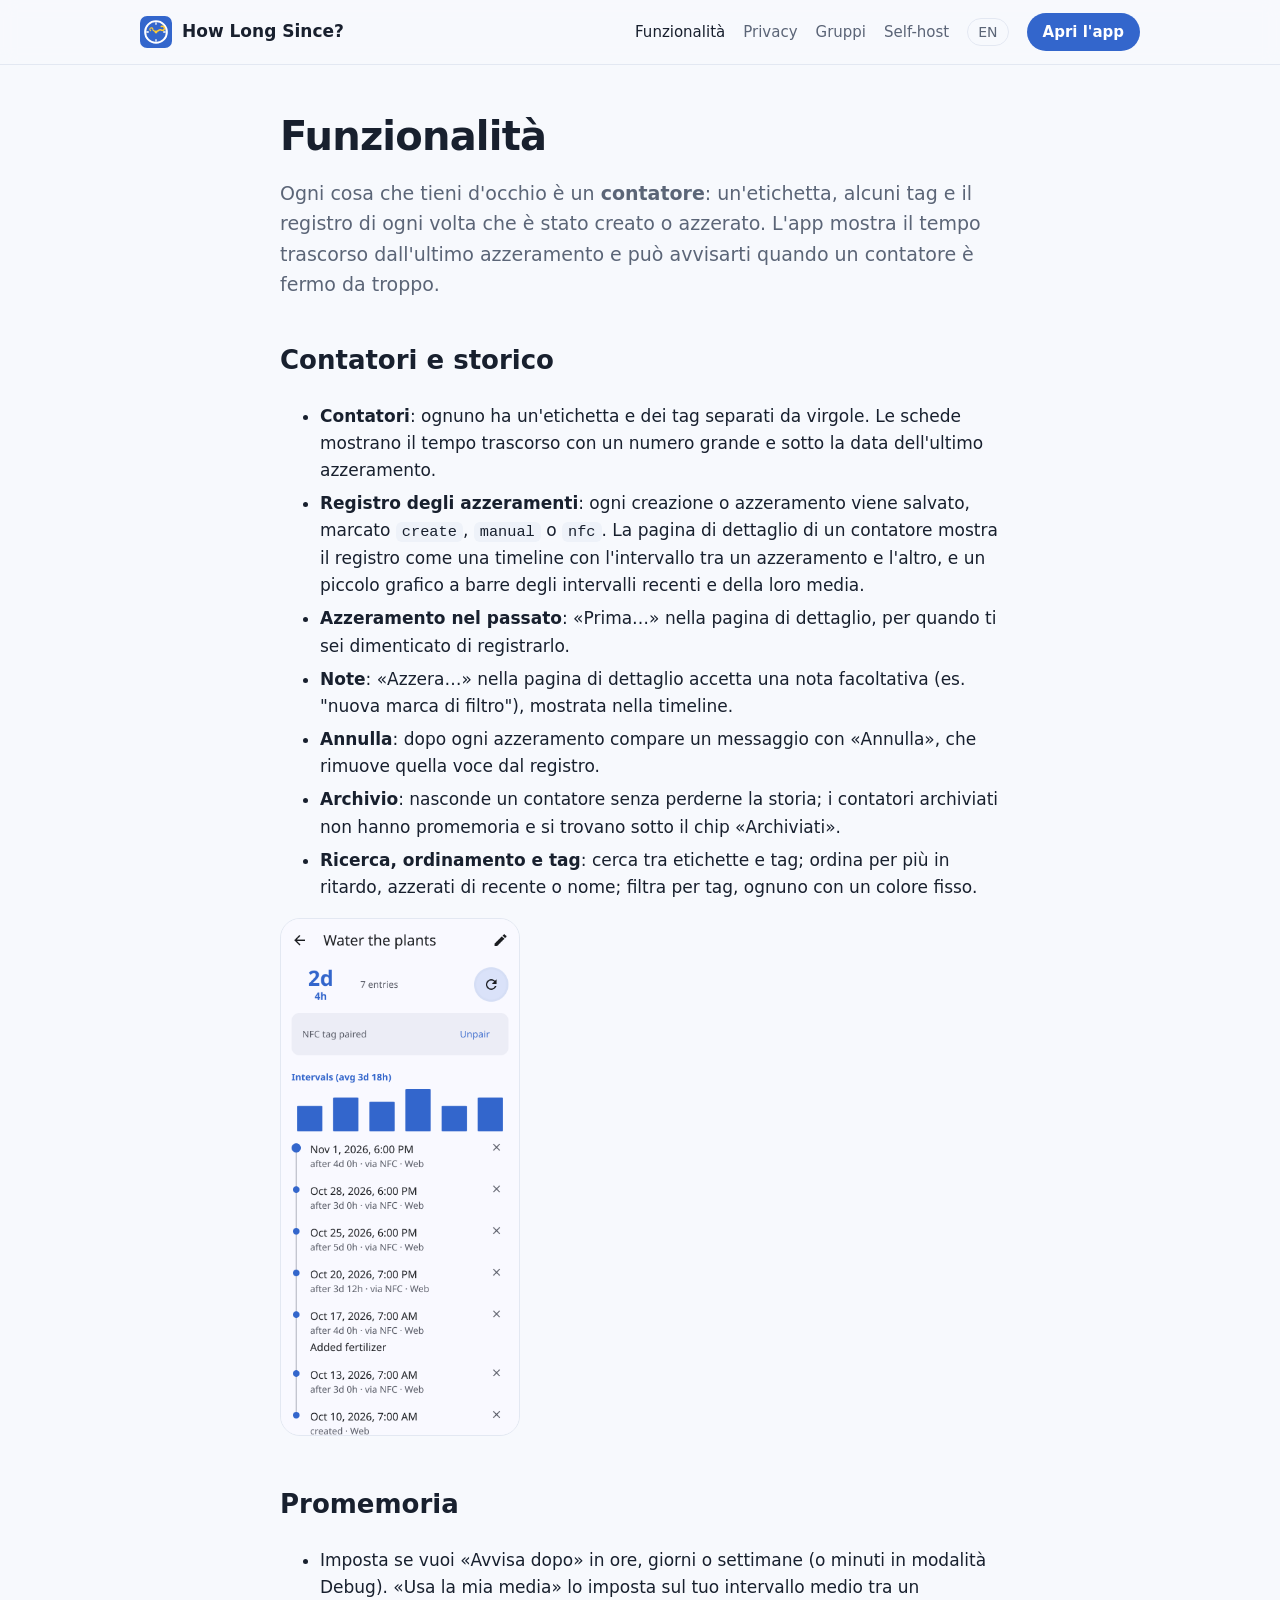
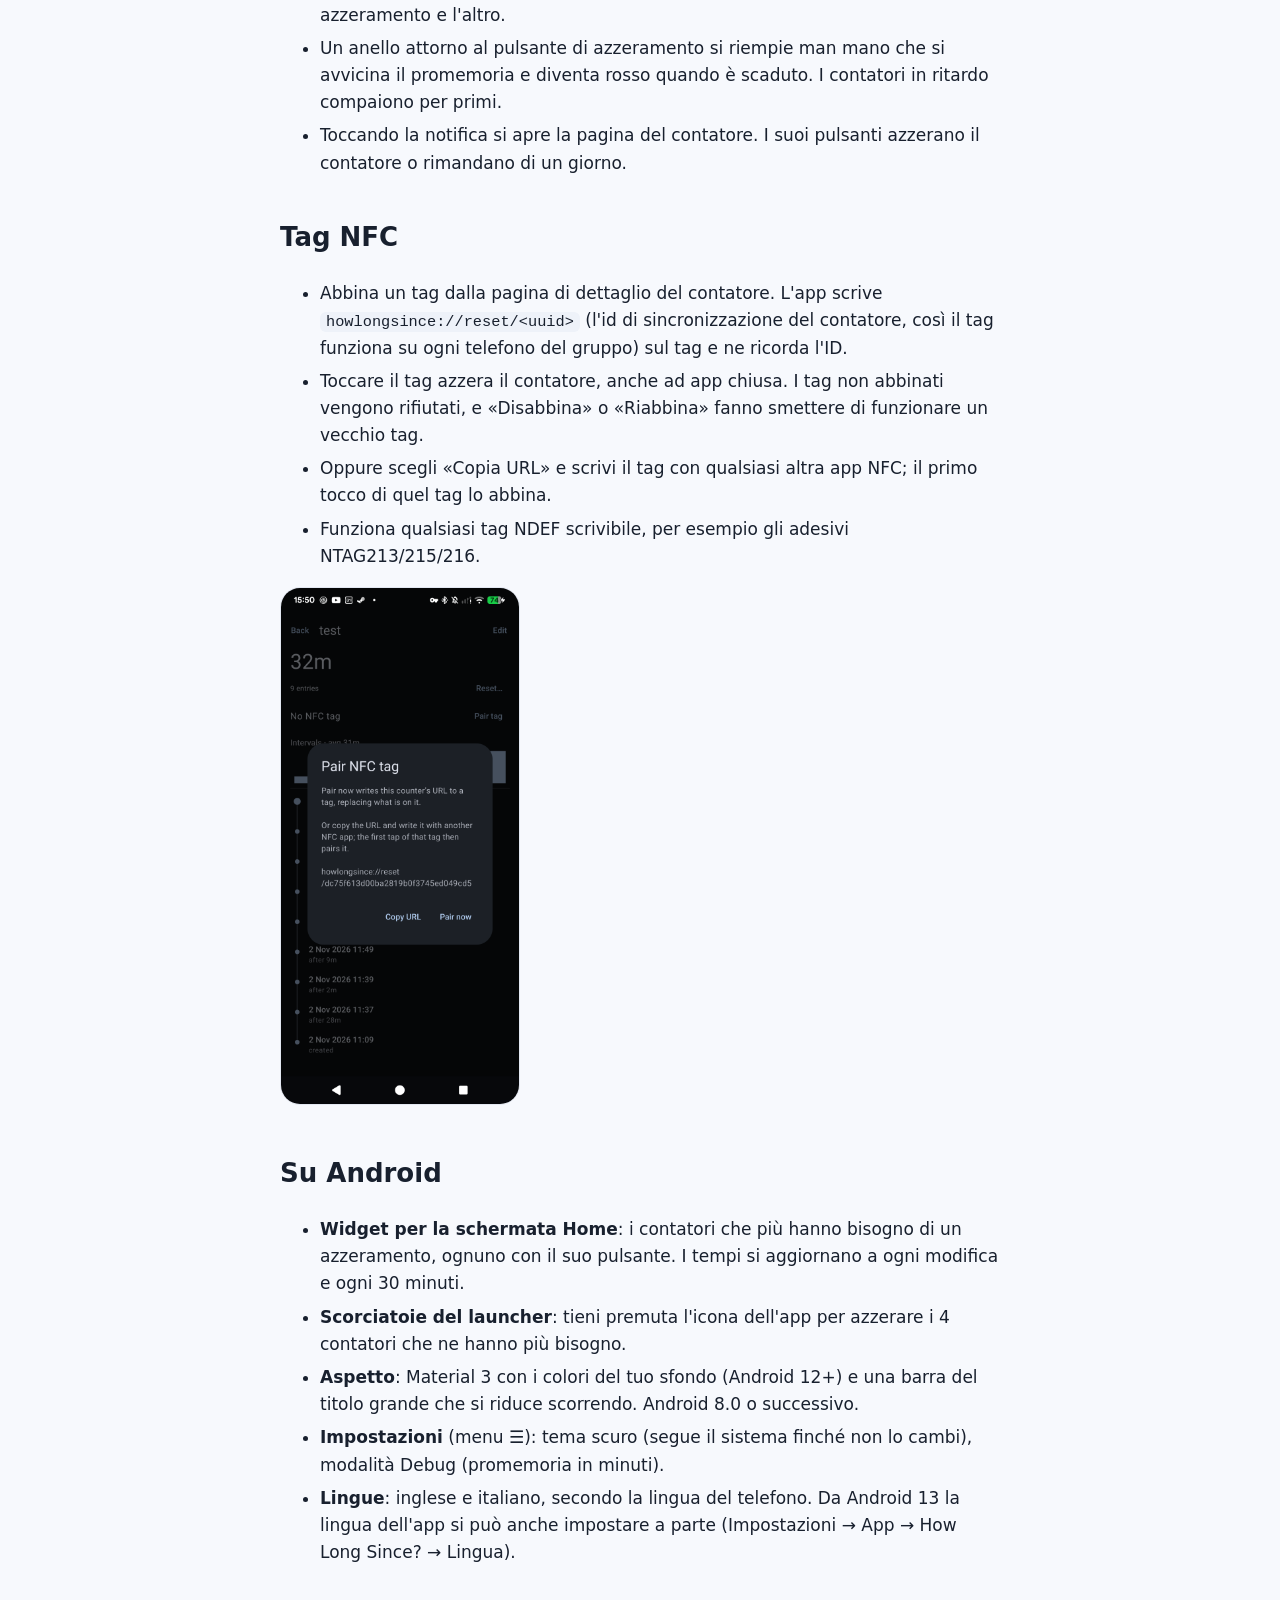
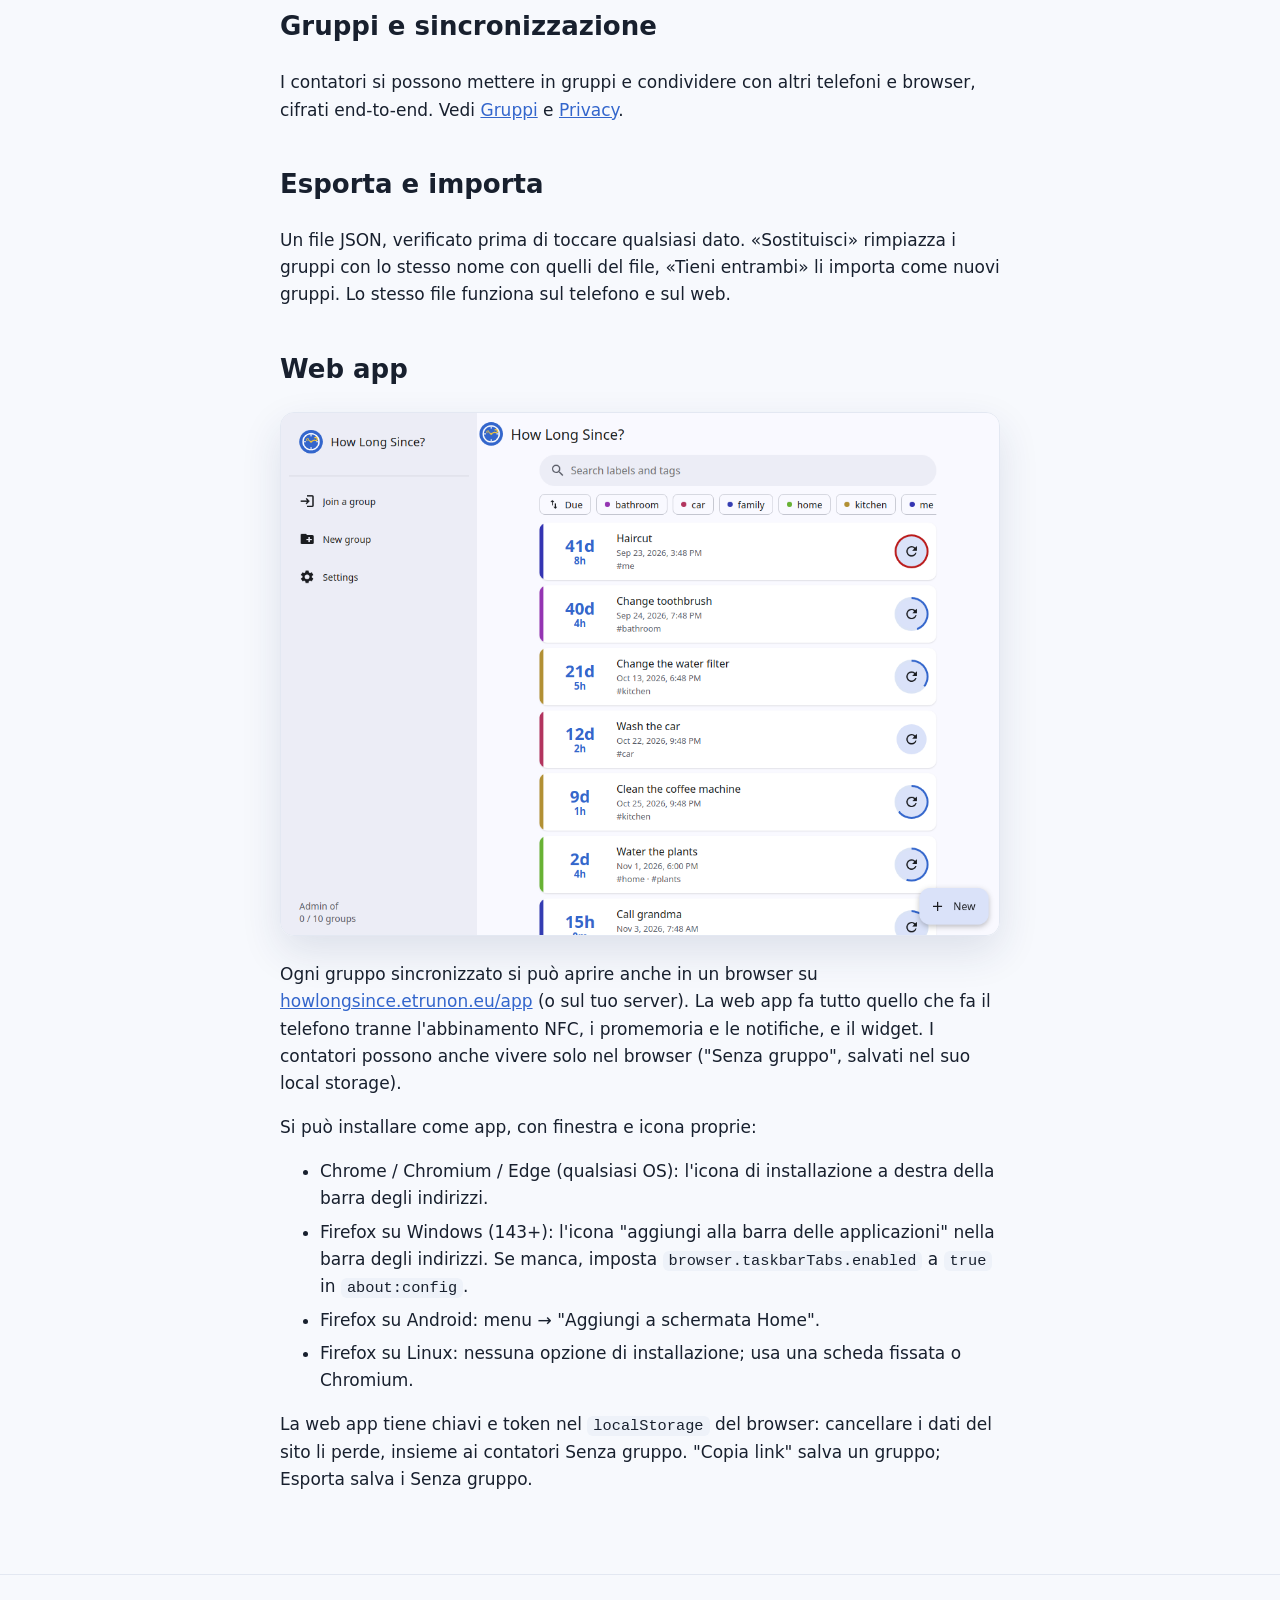
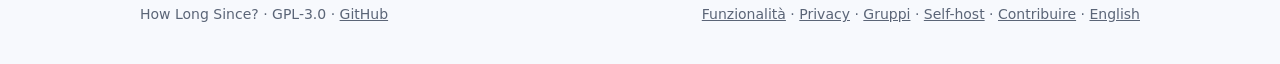
<file: server/site/it/features.html>
<!doctype html>
<html lang="it">
<head>
<meta charset="utf-8">
<meta name="viewport" content="width=device-width, initial-scale=1">
<title>Funzionalità – How Long Since?</title>
<meta name="description" content="Tutto quello che fa How Long Since?: contatori, registro degli azzeramenti, promemoria, tag NFC, widget, gruppi, esportazione e web app.">
<link rel="icon" href="../img/icon.svg">
<link rel="stylesheet" href="../style.css">
<link rel="alternate" hreflang="en" href="https://howlongsince.etrunon.eu/features.html">
<link rel="alternate" hreflang="it" href="https://howlongsince.etrunon.eu/it/features.html">
</head>
<body>
<header><div class="wrap">
  <a class="brand" href="./"><img src="../img/icon.svg" alt=""><span>How Long Since?</span></a>
  <nav>
    <a class="page" href="features.html" aria-current="page">Funzionalità</a>
    <a class="page" href="privacy.html">Privacy</a>
    <a class="page" href="groups.html">Gruppi</a>
    <a class="page" href="self-host.html">Self-host</a>
    <a class="lang" href="../features.html" hreflang="en" onclick="try{localStorage.setItem('lang','en')}catch{}">EN</a>
    <a class="btn" href="../app/">Apri l'app</a>
  </nav>
</div></header>

<main class="wrap doc">
<h1>Funzionalità</h1>
<p class="lead">Ogni cosa che tieni d'occhio è un <strong>contatore</strong>: un'etichetta, alcuni tag e il registro di ogni volta che è stato creato o azzerato. L'app mostra il tempo trascorso dall'ultimo azzeramento e può avvisarti quando un contatore è fermo da troppo.</p>

<h2>Contatori e storico</h2>
<ul>
  <li><strong>Contatori</strong>: ognuno ha un'etichetta e dei tag separati da virgole. Le schede mostrano il tempo trascorso con un numero grande e sotto la data dell'ultimo azzeramento.</li>
  <li><strong>Registro degli azzeramenti</strong>: ogni creazione o azzeramento viene salvato, marcato <code>create</code>, <code>manual</code> o <code>nfc</code>. La pagina di dettaglio di un contatore mostra il registro come una timeline con l'intervallo tra un azzeramento e l'altro, e un piccolo grafico a barre degli intervalli recenti e della loro media.</li>
  <li><strong>Azzeramento nel passato</strong>: «Prima…» nella pagina di dettaglio, per quando ti sei dimenticato di registrarlo.</li>
  <li><strong>Note</strong>: «Azzera…» nella pagina di dettaglio accetta una nota facoltativa (es. "nuova marca di filtro"), mostrata nella timeline.</li>
  <li><strong>Annulla</strong>: dopo ogni azzeramento compare un messaggio con «Annulla», che rimuove quella voce dal registro.</li>
  <li><strong>Archivio</strong>: nasconde un contatore senza perderne la storia; i contatori archiviati non hanno promemoria e si trovano sotto il chip «Archiviati».</li>
  <li><strong>Ricerca, ordinamento e tag</strong>: cerca tra etichette e tag; ordina per più in ritardo, azzerati di recente o nome; filtra per tag, ognuno con un colore fisso.</li>
</ul>
<p><img class="phone" src="../img/app-detail.png" alt="La pagina di dettaglio di un contatore: grafico degli intervalli e timeline degli azzeramenti"></p>

<h2>Promemoria</h2>
<ul>
  <li>Imposta se vuoi «Avvisa dopo» in ore, giorni o settimane (o minuti in modalità Debug). «Usa la mia media» lo imposta sul tuo intervallo medio tra un azzeramento e l'altro.</li>
  <li>Un anello attorno al pulsante di azzeramento si riempie man mano che si avvicina il promemoria e diventa rosso quando è scaduto. I contatori in ritardo compaiono per primi.</li>
  <li>Toccando la notifica si apre la pagina del contatore. I suoi pulsanti azzerano il contatore o rimandano di un giorno.</li>
</ul>

<h2>Tag NFC</h2>
<ul>
  <li>Abbina un tag dalla pagina di dettaglio del contatore. L'app scrive <code>howlongsince://reset/&lt;uuid&gt;</code> (l'id di sincronizzazione del contatore, così il tag funziona su ogni telefono del gruppo) sul tag e ne ricorda l'ID.</li>
  <li>Toccare il tag azzera il contatore, anche ad app chiusa. I tag non abbinati vengono rifiutati, e «Disabbina» o «Riabbina» fanno smettere di funzionare un vecchio tag.</li>
  <li>Oppure scegli «Copia URL» e scrivi il tag con qualsiasi altra app NFC; il primo tocco di quel tag lo abbina.</li>
  <li>Funziona qualsiasi tag NDEF scrivibile, per esempio gli adesivi NTAG213/215/216.</li>
</ul>
<p><img class="phone" src="../img/nfc-pairing.png" alt="Finestra di abbinamento: copia l'URL o abbina ora"></p>

<h2>Su Android</h2>
<ul>
  <li><strong>Widget per la schermata Home</strong>: i contatori che più hanno bisogno di un azzeramento, ognuno con il suo pulsante. I tempi si aggiornano a ogni modifica e ogni 30 minuti.</li>
  <li><strong>Scorciatoie del launcher</strong>: tieni premuta l'icona dell'app per azzerare i 4 contatori che ne hanno più bisogno.</li>
  <li><strong>Aspetto</strong>: Material 3 con i colori del tuo sfondo (Android 12+) e una barra del titolo grande che si riduce scorrendo. Android 8.0 o successivo.</li>
  <li><strong>Impostazioni</strong> (menu ☰): tema scuro (segue il sistema finché non lo cambi), modalità Debug (promemoria in minuti).</li>
  <li><strong>Lingue</strong>: inglese e italiano, secondo la lingua del telefono. Da Android 13 la lingua dell'app si può anche impostare a parte (Impostazioni → App → How Long Since? → Lingua).</li>
</ul>

<h2>Gruppi e sincronizzazione</h2>
<p>I contatori si possono mettere in gruppi e condividere con altri telefoni e browser, cifrati end-to-end. Vedi <a href="groups.html">Gruppi</a> e <a href="privacy.html">Privacy</a>.</p>

<h2>Esporta e importa</h2>
<p>Un file JSON, verificato prima di toccare qualsiasi dato. «Sostituisci» rimpiazza i gruppi con lo stesso nome con quelli del file, «Tieni entrambi» li importa come nuovi gruppi. Lo stesso file funziona sul telefono e sul web.</p>

<h2>Web app</h2>
<p><img class="shot" src="../img/web.png" alt="La web app in un browser desktop"></p>
<p>Ogni gruppo sincronizzato si può aprire anche in un browser su <a href="../app/">howlongsince.etrunon.eu/app</a> (o sul tuo server). La web app fa tutto quello che fa il telefono tranne l'abbinamento NFC, i promemoria e le notifiche, e il widget. I contatori possono anche vivere solo nel browser ("Senza gruppo", salvati nel suo local storage).</p>
<p>Si può installare come app, con finestra e icona proprie:</p>
<ul>
  <li>Chrome / Chromium / Edge (qualsiasi OS): l'icona di installazione a destra della barra degli indirizzi.</li>
  <li>Firefox su Windows (143+): l'icona "aggiungi alla barra delle applicazioni" nella barra degli indirizzi. Se manca, imposta <code>browser.taskbarTabs.enabled</code> a <code>true</code> in <code>about:config</code>.</li>
  <li>Firefox su Android: menu → "Aggiungi a schermata Home".</li>
  <li>Firefox su Linux: nessuna opzione di installazione; usa una scheda fissata o Chromium.</li>
</ul>
<p>La web app tiene chiavi e token nel <code>localStorage</code> del browser: cancellare i dati del sito li perde, insieme ai contatori Senza gruppo. "Copia link" salva un gruppo; Esporta salva i Senza gruppo.</p>
</main>

<footer><div class="wrap">
  <span>How Long Since? · GPL-3.0 · <a href="https://github.com/Etrunon/HowLongSince">GitHub</a></span>
  <span><a href="features.html">Funzionalità</a> · <a href="privacy.html">Privacy</a> · <a href="groups.html">Gruppi</a> · <a href="self-host.html">Self-host</a> · <a href="contribute.html">Contribuire</a> · <a href="../features.html" hreflang="en" onclick="try{localStorage.setItem('lang','en')}catch{}">English</a></span>
</div></footer>
</body>
</html>
</file>
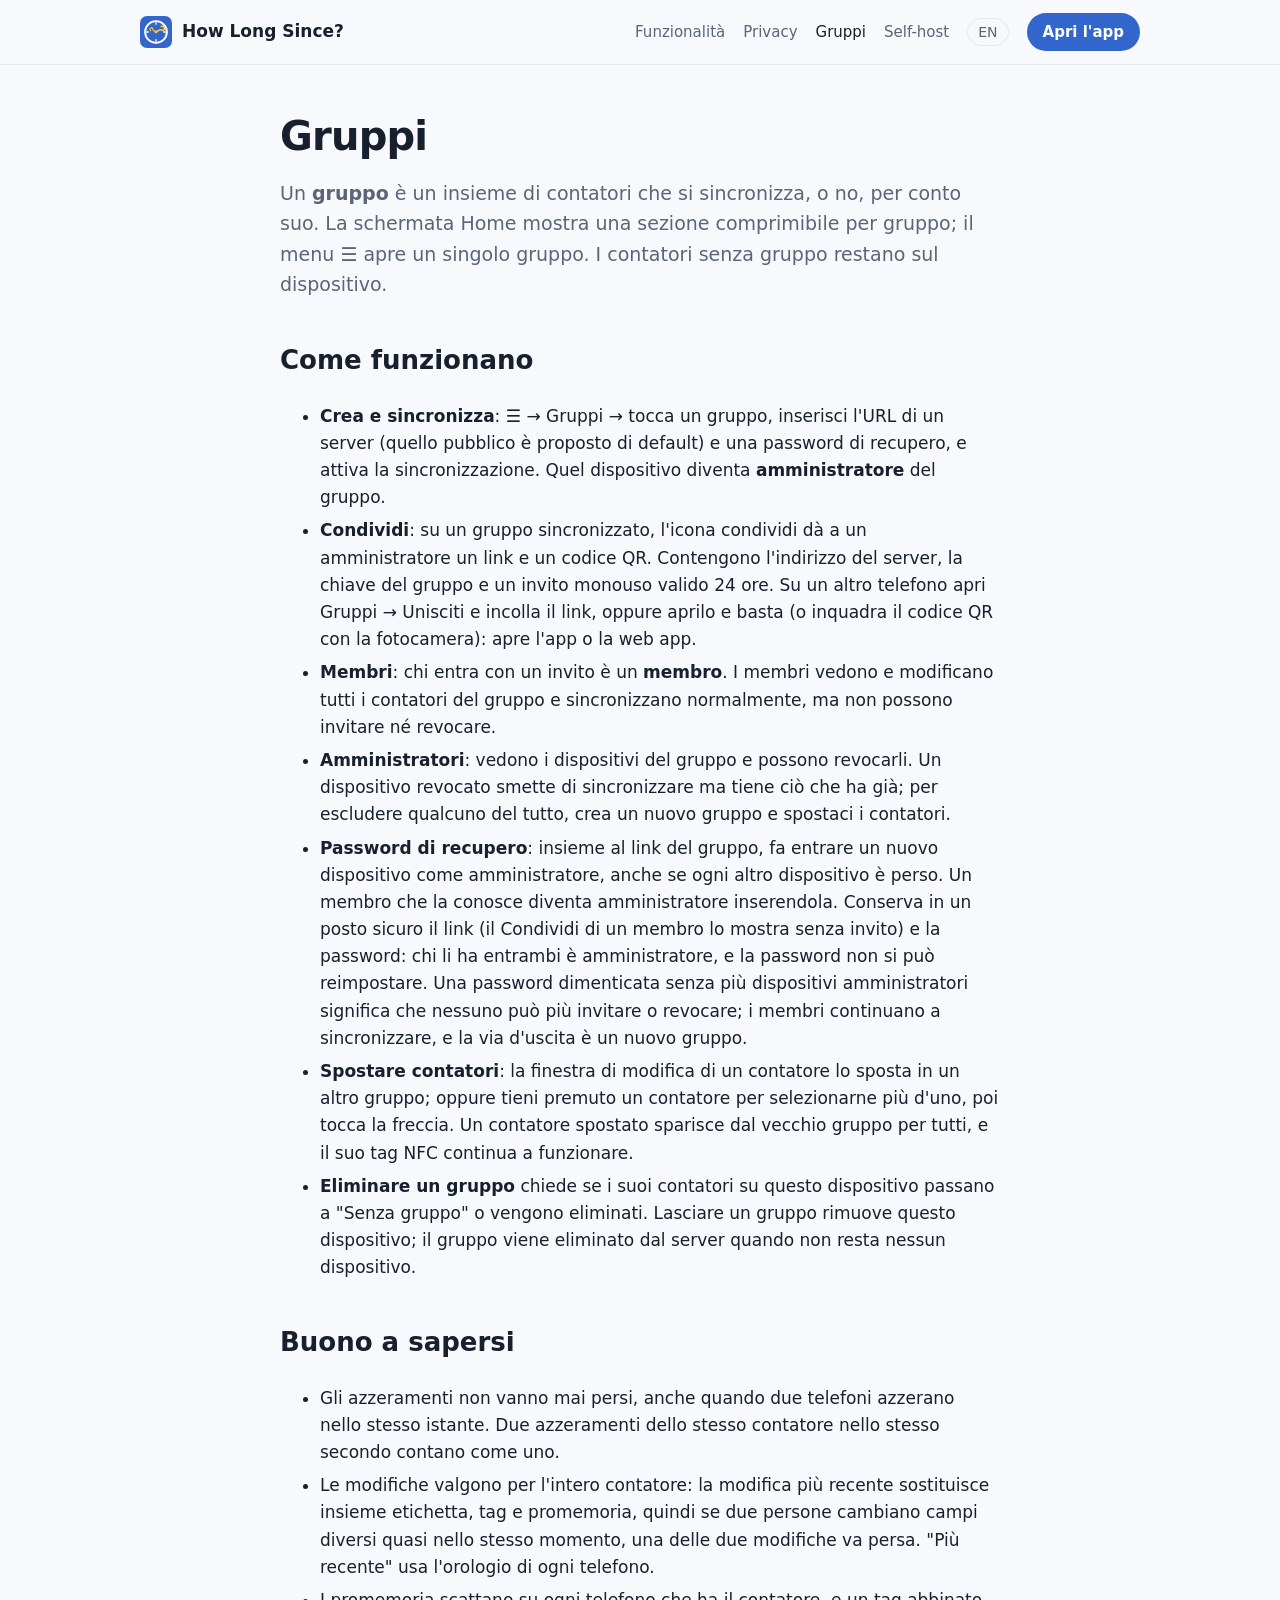
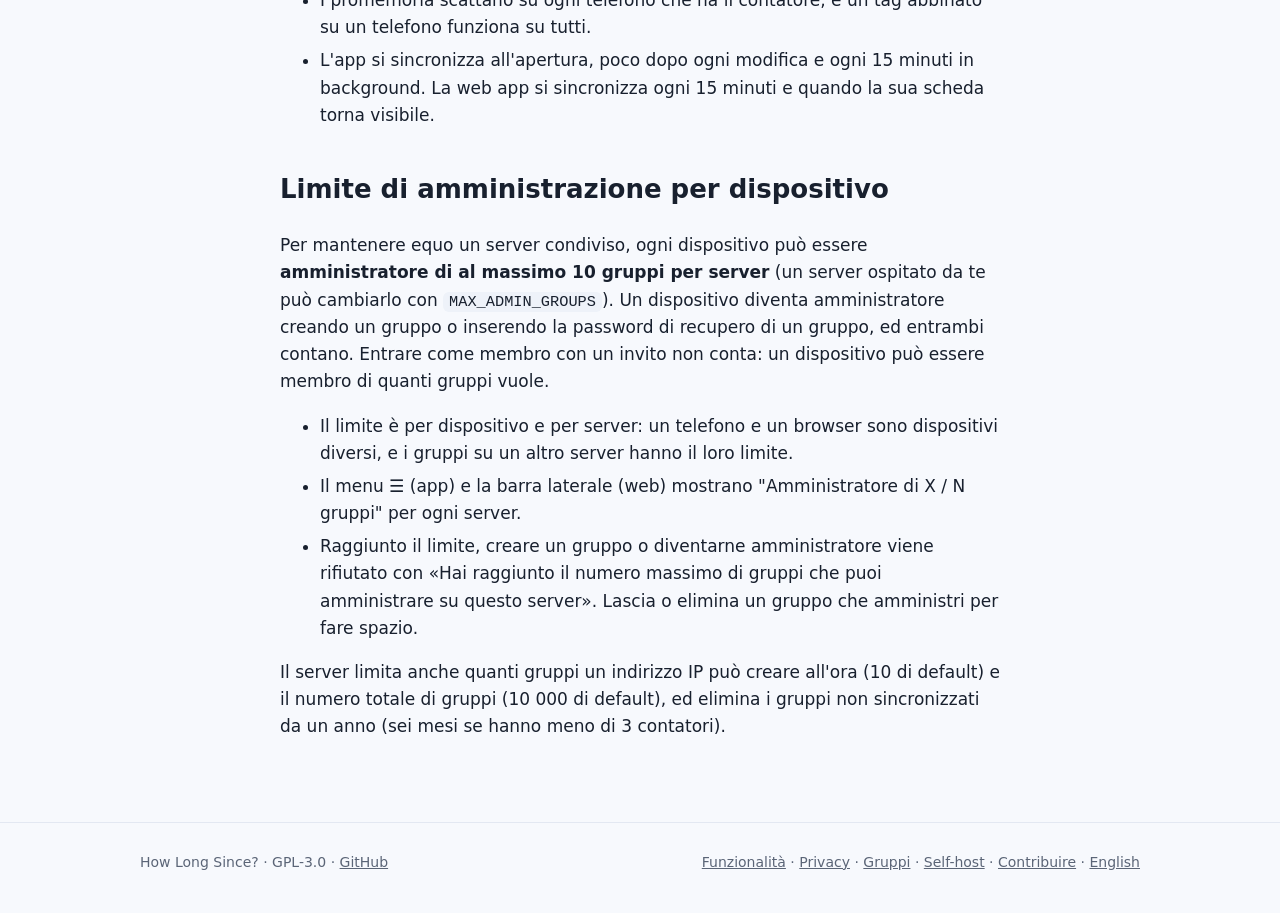
<file: server/site/it/groups.html>
<!doctype html>
<html lang="it">
<head>
<meta charset="utf-8">
<meta name="viewport" content="width=device-width, initial-scale=1">
<title>Gruppi – How Long Since?</title>
<meta name="description" content="Condividi i contatori con famiglia o coinquilini: gruppi, inviti, amministratori e membri, la password di recupero e il limite di amministrazione per dispositivo.">
<link rel="icon" href="../img/icon.svg">
<link rel="stylesheet" href="../style.css">
<link rel="alternate" hreflang="en" href="https://howlongsince.etrunon.eu/groups.html">
<link rel="alternate" hreflang="it" href="https://howlongsince.etrunon.eu/it/groups.html">
</head>
<body>
<header><div class="wrap">
  <a class="brand" href="./"><img src="../img/icon.svg" alt=""><span>How Long Since?</span></a>
  <nav>
    <a class="page" href="features.html">Funzionalità</a>
    <a class="page" href="privacy.html">Privacy</a>
    <a class="page" href="groups.html" aria-current="page">Gruppi</a>
    <a class="page" href="self-host.html">Self-host</a>
    <a class="lang" href="../groups.html" hreflang="en" onclick="try{localStorage.setItem('lang','en')}catch{}">EN</a>
    <a class="btn" href="../app/">Apri l'app</a>
  </nav>
</div></header>

<main class="wrap doc">
<h1>Gruppi</h1>
<p class="lead">Un <strong>gruppo</strong> è un insieme di contatori che si sincronizza, o no, per conto suo. La schermata Home mostra una sezione comprimibile per gruppo; il menu ☰ apre un singolo gruppo. I contatori senza gruppo restano sul dispositivo.</p>

<h2>Come funzionano</h2>
<ul>
  <li><strong>Crea e sincronizza</strong>: ☰ → Gruppi → tocca un gruppo, inserisci l'URL di un server (quello pubblico è proposto di default) e una password di recupero, e attiva la sincronizzazione. Quel dispositivo diventa <strong>amministratore</strong> del gruppo.</li>
  <li><strong>Condividi</strong>: su un gruppo sincronizzato, l'icona condividi dà a un amministratore un link e un codice QR. Contengono l'indirizzo del server, la chiave del gruppo e un invito monouso valido 24 ore. Su un altro telefono apri Gruppi → Unisciti e incolla il link, oppure aprilo e basta (o inquadra il codice QR con la fotocamera): apre l'app o la web app.</li>
  <li><strong>Membri</strong>: chi entra con un invito è un <strong>membro</strong>. I membri vedono e modificano tutti i contatori del gruppo e sincronizzano normalmente, ma non possono invitare né revocare.</li>
  <li><strong>Amministratori</strong>: vedono i dispositivi del gruppo e possono revocarli. Un dispositivo revocato smette di sincronizzare ma tiene ciò che ha già; per escludere qualcuno del tutto, crea un nuovo gruppo e spostaci i contatori.</li>
  <li><strong>Password di recupero</strong>: insieme al link del gruppo, fa entrare un nuovo dispositivo come amministratore, anche se ogni altro dispositivo è perso. Un membro che la conosce diventa amministratore inserendola. Conserva in un posto sicuro il link (il Condividi di un membro lo mostra senza invito) e la password: chi li ha entrambi è amministratore, e la password non si può reimpostare. Una password dimenticata senza più dispositivi amministratori significa che nessuno può più invitare o revocare; i membri continuano a sincronizzare, e la via d'uscita è un nuovo gruppo.</li>
  <li><strong>Spostare contatori</strong>: la finestra di modifica di un contatore lo sposta in un altro gruppo; oppure tieni premuto un contatore per selezionarne più d'uno, poi tocca la freccia. Un contatore spostato sparisce dal vecchio gruppo per tutti, e il suo tag NFC continua a funzionare.</li>
  <li><strong>Eliminare un gruppo</strong> chiede se i suoi contatori su questo dispositivo passano a "Senza gruppo" o vengono eliminati. Lasciare un gruppo rimuove questo dispositivo; il gruppo viene eliminato dal server quando non resta nessun dispositivo.</li>
</ul>

<h2>Buono a sapersi</h2>
<ul>
  <li>Gli azzeramenti non vanno mai persi, anche quando due telefoni azzerano nello stesso istante. Due azzeramenti dello stesso contatore nello stesso secondo contano come uno.</li>
  <li>Le modifiche valgono per l'intero contatore: la modifica più recente sostituisce insieme etichetta, tag e promemoria, quindi se due persone cambiano campi diversi quasi nello stesso momento, una delle due modifiche va persa. "Più recente" usa l'orologio di ogni telefono.</li>
  <li>I promemoria scattano su ogni telefono che ha il contatore, e un tag abbinato su un telefono funziona su tutti.</li>
  <li>L'app si sincronizza all'apertura, poco dopo ogni modifica e ogni 15 minuti in background. La web app si sincronizza ogni 15 minuti e quando la sua scheda torna visibile.</li>
</ul>

<h2 id="admin-limit">Limite di amministrazione per dispositivo</h2>
<p>Per mantenere equo un server condiviso, ogni dispositivo può essere <strong>amministratore di al massimo 10 gruppi per server</strong> (un server ospitato da te può cambiarlo con <code>MAX_ADMIN_GROUPS</code>). Un dispositivo diventa amministratore creando un gruppo o inserendo la password di recupero di un gruppo, ed entrambi contano. Entrare come membro con un invito non conta: un dispositivo può essere membro di quanti gruppi vuole.</p>
<ul>
  <li>Il limite è per dispositivo e per server: un telefono e un browser sono dispositivi diversi, e i gruppi su un altro server hanno il loro limite.</li>
  <li>Il menu ☰ (app) e la barra laterale (web) mostrano "Amministratore di X / N gruppi" per ogni server.</li>
  <li>Raggiunto il limite, creare un gruppo o diventarne amministratore viene rifiutato con «Hai raggiunto il numero massimo di gruppi che puoi amministrare su questo server». Lascia o elimina un gruppo che amministri per fare spazio.</li>
</ul>
<p>Il server limita anche quanti gruppi un indirizzo IP può creare all'ora (10 di default) e il numero totale di gruppi (10 000 di default), ed elimina i gruppi non sincronizzati da un anno (sei mesi se hanno meno di 3 contatori).</p>
</main>

<footer><div class="wrap">
  <span>How Long Since? · GPL-3.0 · <a href="https://github.com/Etrunon/HowLongSince">GitHub</a></span>
  <span><a href="features.html">Funzionalità</a> · <a href="privacy.html">Privacy</a> · <a href="groups.html">Gruppi</a> · <a href="self-host.html">Self-host</a> · <a href="contribute.html">Contribuire</a> · <a href="../groups.html" hreflang="en" onclick="try{localStorage.setItem('lang','en')}catch{}">English</a></span>
</div></footer>
</body>
</html>
</file>
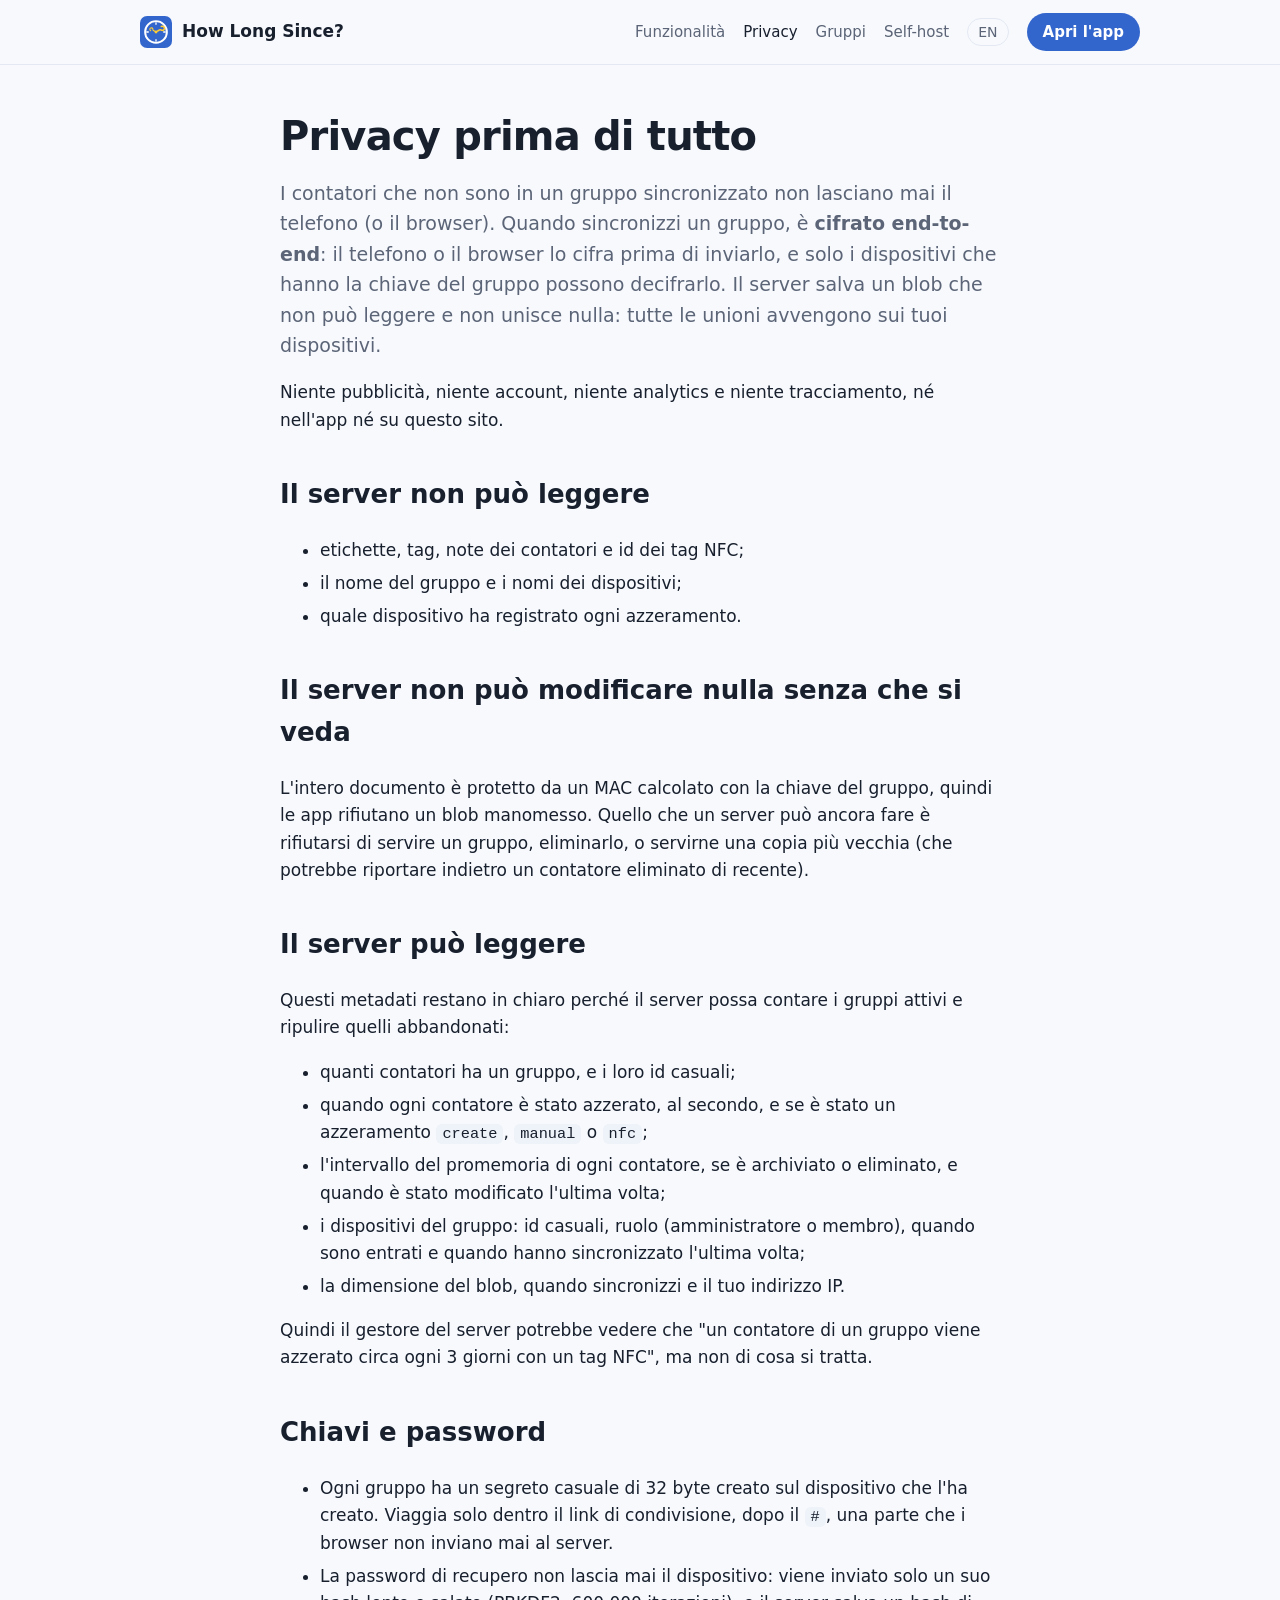
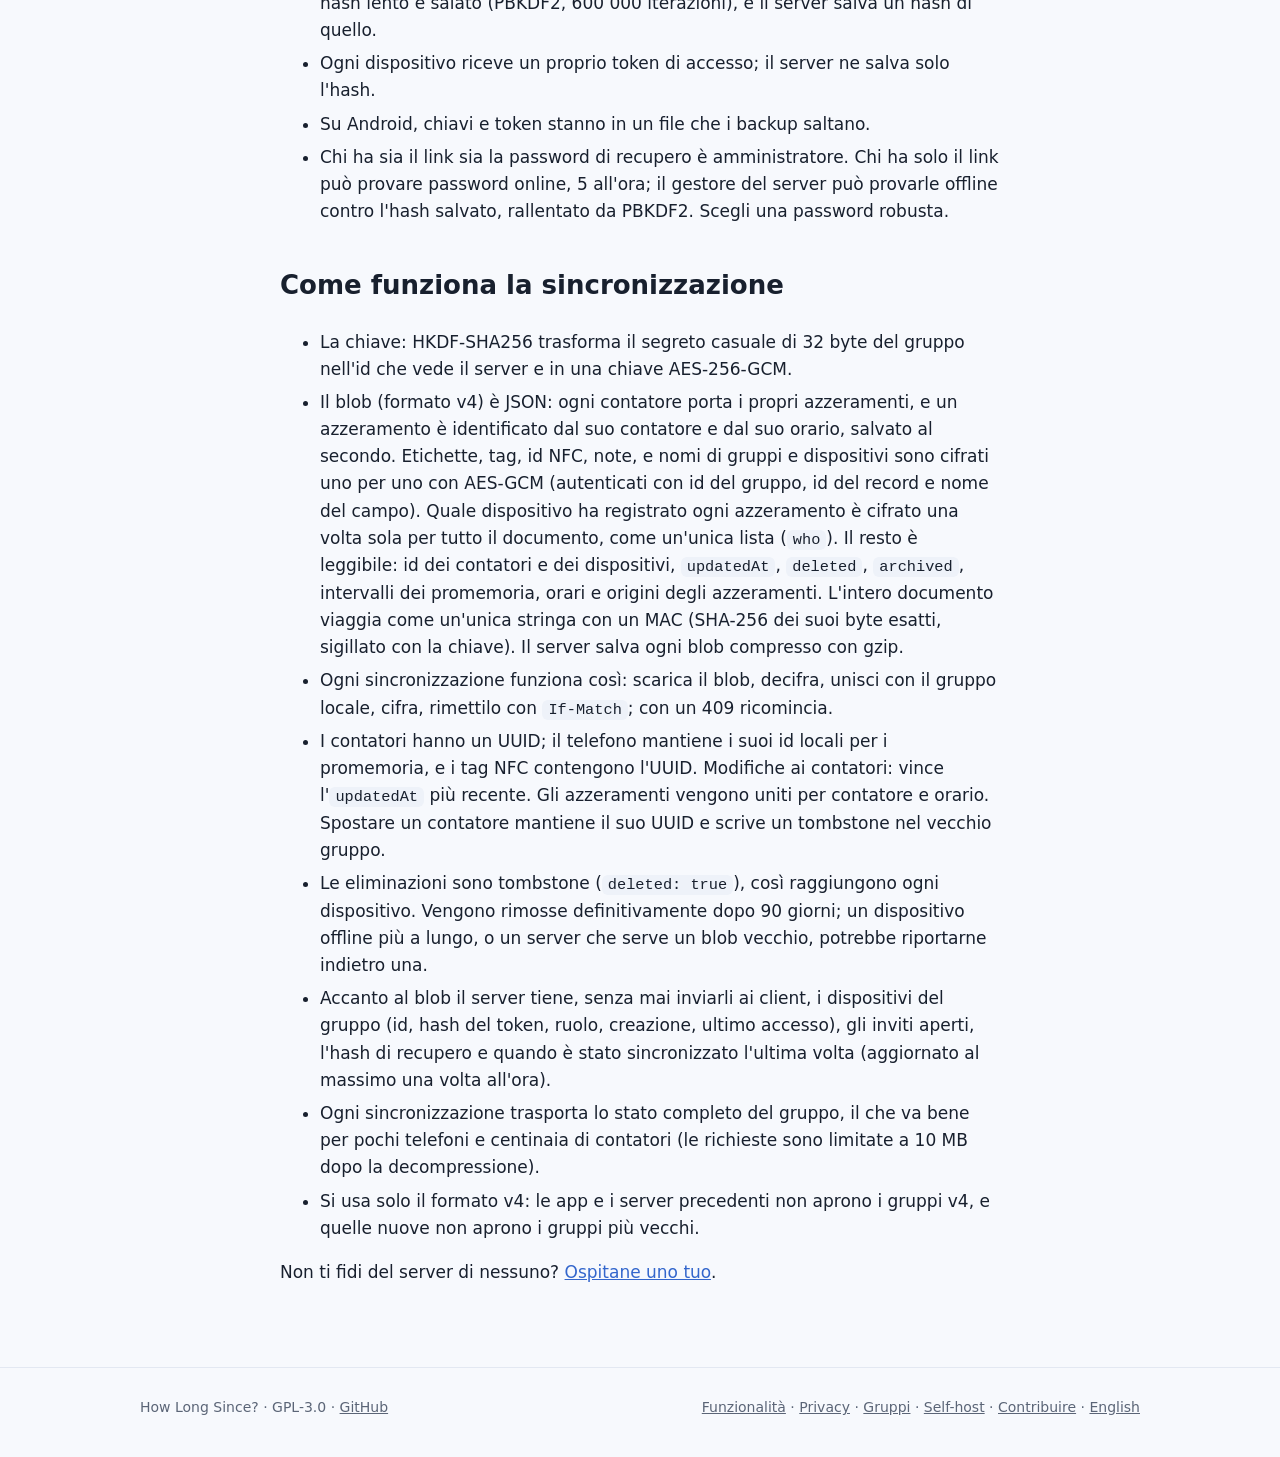
<file: server/site/it/privacy.html>
<!doctype html>
<html lang="it">
<head>
<meta charset="utf-8">
<meta name="viewport" content="width=device-width, initial-scale=1">
<title>Privacy – How Long Since?</title>
<meta name="description" content="How Long Since? cifra end-to-end i gruppi sincronizzati. Cosa il server non può leggere, quali metadati vede, e come funziona la cifratura.">
<link rel="icon" href="../img/icon.svg">
<link rel="stylesheet" href="../style.css">
<link rel="alternate" hreflang="en" href="https://howlongsince.etrunon.eu/privacy.html">
<link rel="alternate" hreflang="it" href="https://howlongsince.etrunon.eu/it/privacy.html">
</head>
<body>
<header><div class="wrap">
  <a class="brand" href="./"><img src="../img/icon.svg" alt=""><span>How Long Since?</span></a>
  <nav>
    <a class="page" href="features.html">Funzionalità</a>
    <a class="page" href="privacy.html" aria-current="page">Privacy</a>
    <a class="page" href="groups.html">Gruppi</a>
    <a class="page" href="self-host.html">Self-host</a>
    <a class="lang" href="../privacy.html" hreflang="en" onclick="try{localStorage.setItem('lang','en')}catch{}">EN</a>
    <a class="btn" href="../app/">Apri l'app</a>
  </nav>
</div></header>

<main class="wrap doc">
<h1>Privacy prima di tutto</h1>
<p class="lead">I contatori che non sono in un gruppo sincronizzato non lasciano mai il telefono (o il browser). Quando sincronizzi un gruppo, è <strong>cifrato end-to-end</strong>: il telefono o il browser lo cifra prima di inviarlo, e solo i dispositivi che hanno la chiave del gruppo possono decifrarlo. Il server salva un blob che non può leggere e non unisce nulla: tutte le unioni avvengono sui tuoi dispositivi.</p>
<p>Niente pubblicità, niente account, niente analytics e niente tracciamento, né nell'app né su questo sito.</p>

<h2>Il server non può leggere</h2>
<ul>
  <li>etichette, tag, note dei contatori e id dei tag NFC;</li>
  <li>il nome del gruppo e i nomi dei dispositivi;</li>
  <li>quale dispositivo ha registrato ogni azzeramento.</li>
</ul>

<h2>Il server non può modificare nulla senza che si veda</h2>
<p>L'intero documento è protetto da un MAC calcolato con la chiave del gruppo, quindi le app rifiutano un blob manomesso. Quello che un server può ancora fare è rifiutarsi di servire un gruppo, eliminarlo, o servirne una copia più vecchia (che potrebbe riportare indietro un contatore eliminato di recente).</p>

<h2>Il server può leggere</h2>
<p>Questi metadati restano in chiaro perché il server possa contare i gruppi attivi e ripulire quelli abbandonati:</p>
<ul>
  <li>quanti contatori ha un gruppo, e i loro id casuali;</li>
  <li>quando ogni contatore è stato azzerato, al secondo, e se è stato un azzeramento <code>create</code>, <code>manual</code> o <code>nfc</code>;</li>
  <li>l'intervallo del promemoria di ogni contatore, se è archiviato o eliminato, e quando è stato modificato l'ultima volta;</li>
  <li>i dispositivi del gruppo: id casuali, ruolo (amministratore o membro), quando sono entrati e quando hanno sincronizzato l'ultima volta;</li>
  <li>la dimensione del blob, quando sincronizzi e il tuo indirizzo IP.</li>
</ul>
<p>Quindi il gestore del server potrebbe vedere che "un contatore di un gruppo viene azzerato circa ogni 3 giorni con un tag NFC", ma non di cosa si tratta.</p>

<h2>Chiavi e password</h2>
<ul>
  <li>Ogni gruppo ha un segreto casuale di 32 byte creato sul dispositivo che l'ha creato. Viaggia solo dentro il link di condivisione, dopo il <code>#</code>, una parte che i browser non inviano mai al server.</li>
  <li>La password di recupero non lascia mai il dispositivo: viene inviato solo un suo hash lento e salato (PBKDF2, 600 000 iterazioni), e il server salva un hash di quello.</li>
  <li>Ogni dispositivo riceve un proprio token di accesso; il server ne salva solo l'hash.</li>
  <li>Su Android, chiavi e token stanno in un file che i backup saltano.</li>
  <li>Chi ha sia il link sia la password di recupero è amministratore. Chi ha solo il link può provare password online, 5 all'ora; il gestore del server può provarle offline contro l'hash salvato, rallentato da PBKDF2. Scegli una password robusta.</li>
</ul>

<h2 id="how-sync-works">Come funziona la sincronizzazione</h2>
<ul>
  <li>La chiave: HKDF-SHA256 trasforma il segreto casuale di 32 byte del gruppo nell'id che vede il server e in una chiave AES-256-GCM.</li>
  <li>Il blob (formato v4) è JSON: ogni contatore porta i propri azzeramenti, e un azzeramento è identificato dal suo contatore e dal suo orario, salvato al secondo. Etichette, tag, id NFC, note, e nomi di gruppi e dispositivi sono cifrati uno per uno con AES-GCM (autenticati con id del gruppo, id del record e nome del campo). Quale dispositivo ha registrato ogni azzeramento è cifrato una volta sola per tutto il documento, come un'unica lista (<code>who</code>). Il resto è leggibile: id dei contatori e dei dispositivi, <code>updatedAt</code>, <code>deleted</code>, <code>archived</code>, intervalli dei promemoria, orari e origini degli azzeramenti. L'intero documento viaggia come un'unica stringa con un MAC (SHA-256 dei suoi byte esatti, sigillato con la chiave). Il server salva ogni blob compresso con gzip.</li>
  <li>Ogni sincronizzazione funziona così: scarica il blob, decifra, unisci con il gruppo locale, cifra, rimettilo con <code>If-Match</code>; con un 409 ricomincia.</li>
  <li>I contatori hanno un UUID; il telefono mantiene i suoi id locali per i promemoria, e i tag NFC contengono l'UUID. Modifiche ai contatori: vince l'<code>updatedAt</code> più recente. Gli azzeramenti vengono uniti per contatore e orario. Spostare un contatore mantiene il suo UUID e scrive un tombstone nel vecchio gruppo.</li>
  <li>Le eliminazioni sono tombstone (<code>deleted: true</code>), così raggiungono ogni dispositivo. Vengono rimosse definitivamente dopo 90 giorni; un dispositivo offline più a lungo, o un server che serve un blob vecchio, potrebbe riportarne indietro una.</li>
  <li>Accanto al blob il server tiene, senza mai inviarli ai client, i dispositivi del gruppo (id, hash del token, ruolo, creazione, ultimo accesso), gli inviti aperti, l'hash di recupero e quando è stato sincronizzato l'ultima volta (aggiornato al massimo una volta all'ora).</li>
  <li>Ogni sincronizzazione trasporta lo stato completo del gruppo, il che va bene per pochi telefoni e centinaia di contatori (le richieste sono limitate a 10 MB dopo la decompressione).</li>
  <li>Si usa solo il formato v4: le app e i server precedenti non aprono i gruppi v4, e quelle nuove non aprono i gruppi più vecchi.</li>
</ul>
<p>Non ti fidi del server di nessuno? <a href="self-host.html">Ospitane uno tuo</a>.</p>
</main>

<footer><div class="wrap">
  <span>How Long Since? · GPL-3.0 · <a href="https://github.com/Etrunon/HowLongSince">GitHub</a></span>
  <span><a href="features.html">Funzionalità</a> · <a href="privacy.html">Privacy</a> · <a href="groups.html">Gruppi</a> · <a href="self-host.html">Self-host</a> · <a href="contribute.html">Contribuire</a> · <a href="../privacy.html" hreflang="en" onclick="try{localStorage.setItem('lang','en')}catch{}">English</a></span>
</div></footer>
</body>
</html>
</file>
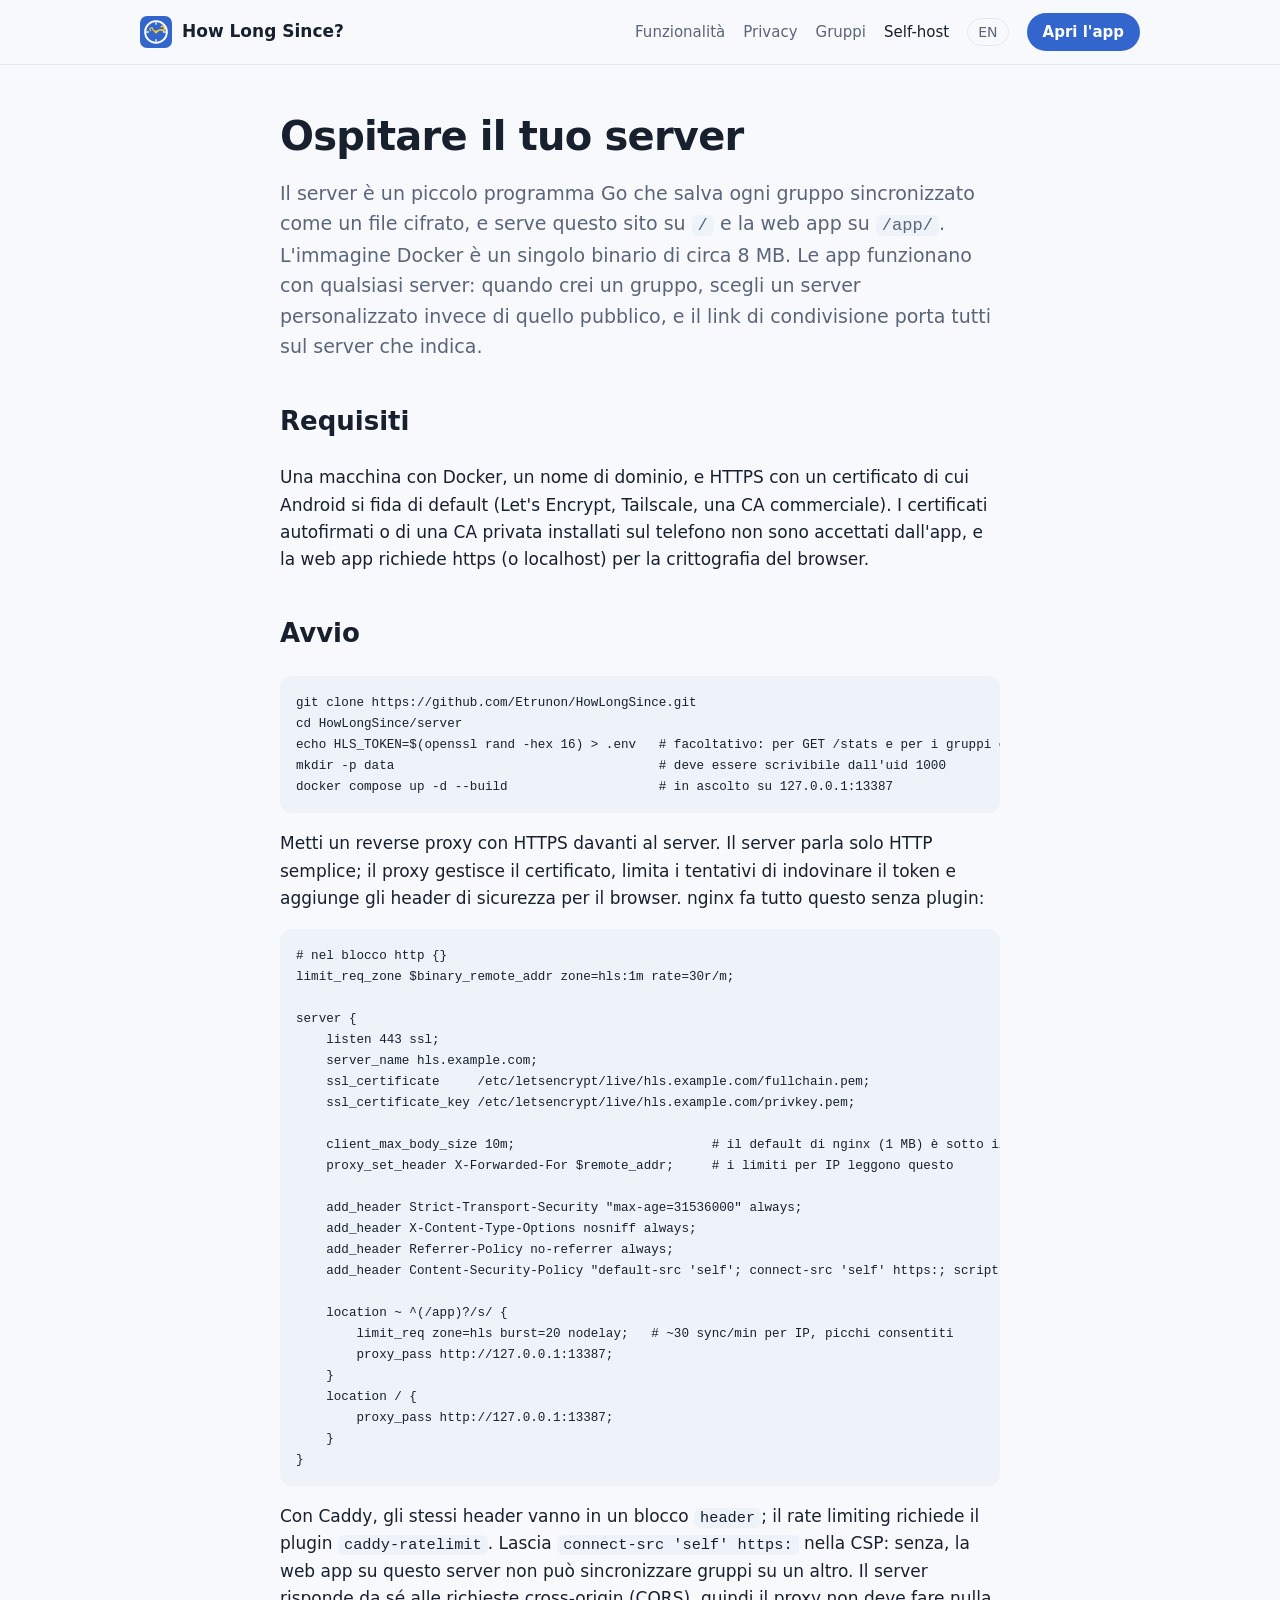
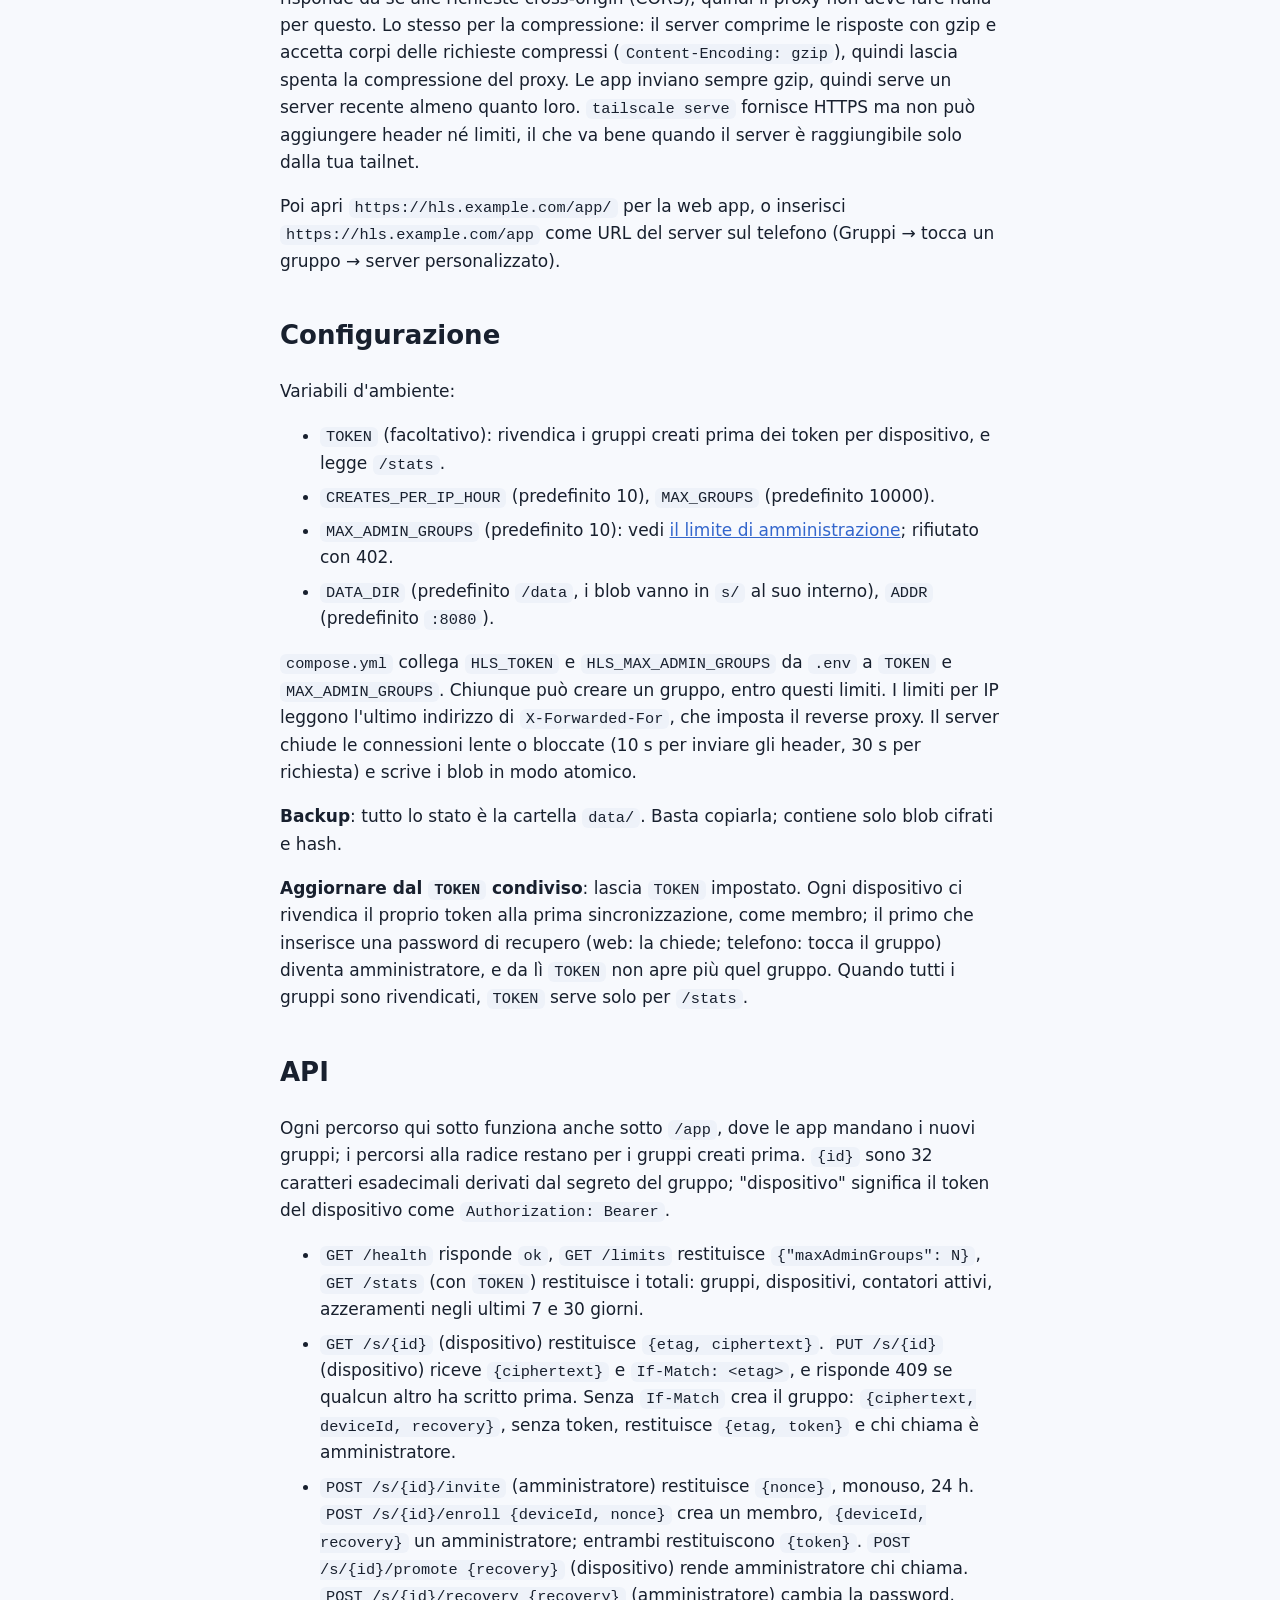
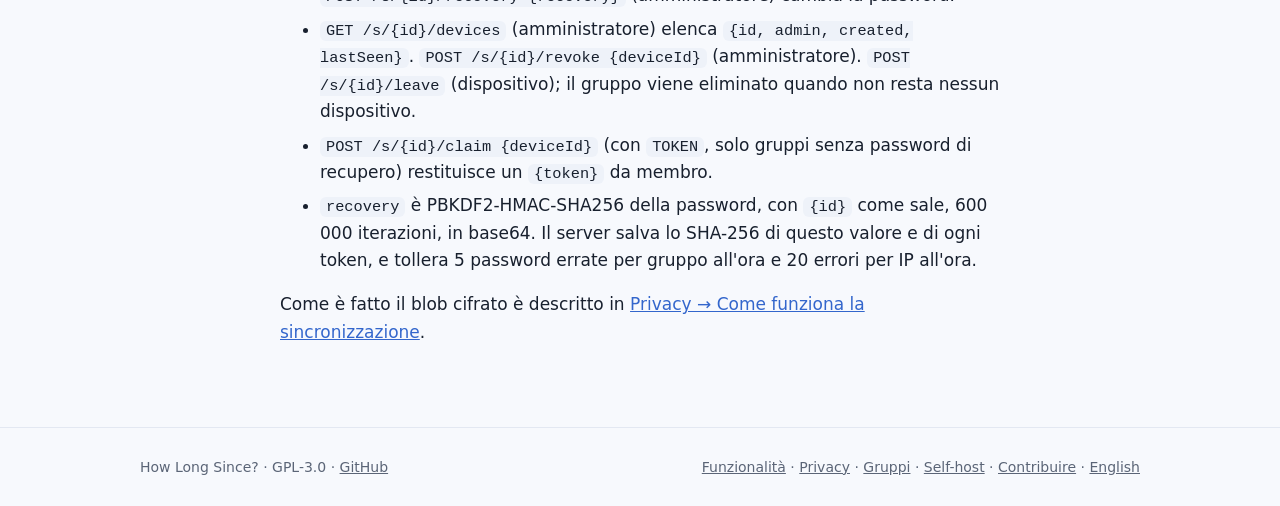
<file: server/site/it/self-host.html>
<!doctype html>
<html lang="it">
<head>
<meta charset="utf-8">
<meta name="viewport" content="width=device-width, initial-scale=1">
<title>Ospitare il tuo server – How Long Since?</title>
<meta name="description" content="Esegui il tuo server di sincronizzazione How Long Since? con Docker: installazione, reverse proxy con HTTPS, configurazione e API.">
<link rel="icon" href="../img/icon.svg">
<link rel="stylesheet" href="../style.css">
<link rel="alternate" hreflang="en" href="https://howlongsince.etrunon.eu/self-host.html">
<link rel="alternate" hreflang="it" href="https://howlongsince.etrunon.eu/it/self-host.html">
</head>
<body>
<header><div class="wrap">
  <a class="brand" href="./"><img src="../img/icon.svg" alt=""><span>How Long Since?</span></a>
  <nav>
    <a class="page" href="features.html">Funzionalità</a>
    <a class="page" href="privacy.html">Privacy</a>
    <a class="page" href="groups.html">Gruppi</a>
    <a class="page" href="self-host.html" aria-current="page">Self-host</a>
    <a class="lang" href="../self-host.html" hreflang="en" onclick="try{localStorage.setItem('lang','en')}catch{}">EN</a>
    <a class="btn" href="../app/">Apri l'app</a>
  </nav>
</div></header>

<main class="wrap doc">
<h1>Ospitare il tuo server</h1>
<p class="lead">Il server è un piccolo programma Go che salva ogni gruppo sincronizzato come un file cifrato, e serve questo sito su <code>/</code> e la web app su <code>/app/</code>. L'immagine Docker è un singolo binario di circa 8 MB. Le app funzionano con qualsiasi server: quando crei un gruppo, scegli un server personalizzato invece di quello pubblico, e il link di condivisione porta tutti sul server che indica.</p>

<h2>Requisiti</h2>
<p>Una macchina con Docker, un nome di dominio, e HTTPS con un certificato di cui Android si fida di default (Let's Encrypt, Tailscale, una CA commerciale). I certificati autofirmati o di una CA privata installati sul telefono non sono accettati dall'app, e la web app richiede https (o localhost) per la crittografia del browser.</p>

<h2>Avvio</h2>
<pre><code>git clone https://github.com/Etrunon/HowLongSince.git
cd HowLongSince/server
echo HLS_TOKEN=$(openssl rand -hex 16) &gt; .env   # facoltativo: per GET /stats e per i gruppi creati prima dei token per dispositivo
mkdir -p data                                   # deve essere scrivibile dall'uid 1000
docker compose up -d --build                    # in ascolto su 127.0.0.1:13387</code></pre>
<p>Metti un reverse proxy con HTTPS davanti al server. Il server parla solo HTTP semplice; il proxy gestisce il certificato, limita i tentativi di indovinare il token e aggiunge gli header di sicurezza per il browser. nginx fa tutto questo senza plugin:</p>
<pre><code># nel blocco http {}
limit_req_zone $binary_remote_addr zone=hls:1m rate=30r/m;

server {
    listen 443 ssl;
    server_name hls.example.com;
    ssl_certificate     /etc/letsencrypt/live/hls.example.com/fullchain.pem;
    ssl_certificate_key /etc/letsencrypt/live/hls.example.com/privkey.pem;

    client_max_body_size 10m;                          # il default di nginx (1 MB) è sotto il limite del server
    proxy_set_header X-Forwarded-For $remote_addr;     # i limiti per IP leggono questo

    add_header Strict-Transport-Security "max-age=31536000" always;
    add_header X-Content-Type-Options nosniff always;
    add_header Referrer-Policy no-referrer always;
    add_header Content-Security-Policy "default-src 'self'; connect-src 'self' https:; script-src 'self' 'unsafe-inline'; style-src 'self' 'unsafe-inline'; frame-ancestors 'none'" always;

    location ~ ^(/app)?/s/ {
        limit_req zone=hls burst=20 nodelay;   # ~30 sync/min per IP, picchi consentiti
        proxy_pass http://127.0.0.1:13387;
    }
    location / {
        proxy_pass http://127.0.0.1:13387;
    }
}</code></pre>
<p>Con Caddy, gli stessi header vanno in un blocco <code>header</code>; il rate limiting richiede il plugin <code>caddy-ratelimit</code>. Lascia <code>connect-src 'self' https:</code> nella CSP: senza, la web app su questo server non può sincronizzare gruppi su un altro. Il server risponde da sé alle richieste cross-origin (CORS), quindi il proxy non deve fare nulla per questo. Lo stesso per la compressione: il server comprime le risposte con gzip e accetta corpi delle richieste compressi (<code>Content-Encoding: gzip</code>), quindi lascia spenta la compressione del proxy. Le app inviano sempre gzip, quindi serve un server recente almeno quanto loro. <code>tailscale serve</code> fornisce HTTPS ma non può aggiungere header né limiti, il che va bene quando il server è raggiungibile solo dalla tua tailnet.</p>
<p>Poi apri <code>https://hls.example.com/app/</code> per la web app, o inserisci <code>https://hls.example.com/app</code> come URL del server sul telefono (Gruppi → tocca un gruppo → server personalizzato).</p>

<h2>Configurazione</h2>
<p>Variabili d'ambiente:</p>
<ul>
  <li><code>TOKEN</code> (facoltativo): rivendica i gruppi creati prima dei token per dispositivo, e legge <code>/stats</code>.</li>
  <li><code>CREATES_PER_IP_HOUR</code> (predefinito 10), <code>MAX_GROUPS</code> (predefinito 10000).</li>
  <li><code>MAX_ADMIN_GROUPS</code> (predefinito 10): vedi <a href="groups.html#admin-limit">il limite di amministrazione</a>; rifiutato con 402.</li>
  <li><code>DATA_DIR</code> (predefinito <code>/data</code>, i blob vanno in <code>s/</code> al suo interno), <code>ADDR</code> (predefinito <code>:8080</code>).</li>
</ul>
<p><code>compose.yml</code> collega <code>HLS_TOKEN</code> e <code>HLS_MAX_ADMIN_GROUPS</code> da <code>.env</code> a <code>TOKEN</code> e <code>MAX_ADMIN_GROUPS</code>. Chiunque può creare un gruppo, entro questi limiti. I limiti per IP leggono l'ultimo indirizzo di <code>X-Forwarded-For</code>, che imposta il reverse proxy. Il server chiude le connessioni lente o bloccate (10 s per inviare gli header, 30 s per richiesta) e scrive i blob in modo atomico.</p>
<p><strong>Backup</strong>: tutto lo stato è la cartella <code>data/</code>. Basta copiarla; contiene solo blob cifrati e hash.</p>
<p><strong>Aggiornare dal <code>TOKEN</code> condiviso</strong>: lascia <code>TOKEN</code> impostato. Ogni dispositivo ci rivendica il proprio token alla prima sincronizzazione, come membro; il primo che inserisce una password di recupero (web: la chiede; telefono: tocca il gruppo) diventa amministratore, e da lì <code>TOKEN</code> non apre più quel gruppo. Quando tutti i gruppi sono rivendicati, <code>TOKEN</code> serve solo per <code>/stats</code>.</p>

<h2>API</h2>
<p>Ogni percorso qui sotto funziona anche sotto <code>/app</code>, dove le app mandano i nuovi gruppi; i percorsi alla radice restano per i gruppi creati prima. <code>{id}</code> sono 32 caratteri esadecimali derivati dal segreto del gruppo; "dispositivo" significa il token del dispositivo come <code>Authorization: Bearer</code>.</p>
<ul>
  <li><code>GET /health</code> risponde <code>ok</code>, <code>GET /limits</code> restituisce <code>{"maxAdminGroups": N}</code>, <code>GET /stats</code> (con <code>TOKEN</code>) restituisce i totali: gruppi, dispositivi, contatori attivi, azzeramenti negli ultimi 7 e 30 giorni.</li>
  <li><code>GET /s/{id}</code> (dispositivo) restituisce <code>{etag, ciphertext}</code>. <code>PUT /s/{id}</code> (dispositivo) riceve <code>{ciphertext}</code> e <code>If-Match: &lt;etag&gt;</code>, e risponde 409 se qualcun altro ha scritto prima. Senza <code>If-Match</code> crea il gruppo: <code>{ciphertext, deviceId, recovery}</code>, senza token, restituisce <code>{etag, token}</code> e chi chiama è amministratore.</li>
  <li><code>POST /s/{id}/invite</code> (amministratore) restituisce <code>{nonce}</code>, monouso, 24 h. <code>POST /s/{id}/enroll {deviceId, nonce}</code> crea un membro, <code>{deviceId, recovery}</code> un amministratore; entrambi restituiscono <code>{token}</code>. <code>POST /s/{id}/promote {recovery}</code> (dispositivo) rende amministratore chi chiama. <code>POST /s/{id}/recovery {recovery}</code> (amministratore) cambia la password.</li>
  <li><code>GET /s/{id}/devices</code> (amministratore) elenca <code>{id, admin, created, lastSeen}</code>. <code>POST /s/{id}/revoke {deviceId}</code> (amministratore). <code>POST /s/{id}/leave</code> (dispositivo); il gruppo viene eliminato quando non resta nessun dispositivo.</li>
  <li><code>POST /s/{id}/claim {deviceId}</code> (con <code>TOKEN</code>, solo gruppi senza password di recupero) restituisce un <code>{token}</code> da membro.</li>
  <li><code>recovery</code> è PBKDF2-HMAC-SHA256 della password, con <code>{id}</code> come sale, 600 000 iterazioni, in base64. Il server salva lo SHA-256 di questo valore e di ogni token, e tollera 5 password errate per gruppo all'ora e 20 errori per IP all'ora.</li>
</ul>
<p>Come è fatto il blob cifrato è descritto in <a href="privacy.html#how-sync-works">Privacy → Come funziona la sincronizzazione</a>.</p>
</main>

<footer><div class="wrap">
  <span>How Long Since? · GPL-3.0 · <a href="https://github.com/Etrunon/HowLongSince">GitHub</a></span>
  <span><a href="features.html">Funzionalità</a> · <a href="privacy.html">Privacy</a> · <a href="groups.html">Gruppi</a> · <a href="self-host.html">Self-host</a> · <a href="contribute.html">Contribuire</a> · <a href="../self-host.html" hreflang="en" onclick="try{localStorage.setItem('lang','en')}catch{}">English</a></span>
</div></footer>
</body>
</html>
</file>
<file: server/site/style.css>
:root {
  --bg: #f7f9fd; --card: #fff; --ink: #18202e; --muted: #5b6577; --line: #e3e8f2;
  --blue: #3366cc; --blue-soft: #e6eeff; --sun: #ffcc33; --code: #eef2f9;
}
@media (prefers-color-scheme: dark) {
  :root { --bg: #11151d; --card: #1a2030; --ink: #e8ecf4; --muted: #9aa5b8; --line: #2a3245; --blue: #7aa2ff; --blue-soft: #1f2a44; --code: #20283a; }
}
* { box-sizing: border-box; }
body { margin: 0; background: var(--bg); color: var(--ink); font: 17px/1.6 system-ui, -apple-system, "Segoe UI", Roboto, sans-serif; }
a { color: var(--blue); }
img { max-width: 100%; }
.wrap { max-width: 1040px; margin: 0 auto; padding: 0 20px; }

header { position: sticky; top: 0; z-index: 1; background: color-mix(in srgb, var(--bg) 88%, transparent); backdrop-filter: blur(8px); border-bottom: 1px solid var(--line); }
header .wrap { display: flex; align-items: center; gap: 20px; height: 64px; }
.brand { display: flex; align-items: center; gap: 10px; font-weight: 700; color: var(--ink); text-decoration: none; white-space: nowrap; }
.brand img { width: 32px; height: 32px; }
nav { display: flex; gap: 18px; margin-left: auto; align-items: center; }
nav a { color: var(--muted); text-decoration: none; font-size: 15px; }
nav a:hover, nav a[aria-current] { color: var(--ink); }
.lang { font-size: 14px; border: 1px solid var(--line); border-radius: 99px; padding: 2px 10px; }
@media (max-width: 760px) { nav .page { display: none; } nav { gap: 10px; } }
@media (max-width: 380px) { .brand span { display: none; } }

.btn { display: inline-block; white-space: nowrap; padding: 12px 22px; border-radius: 99px; background: var(--blue); color: #fff; font-weight: 600; text-decoration: none; }
.btn.ghost { background: var(--blue-soft); color: var(--blue); }
nav .btn { padding: 7px 16px; font-size: 15px; color: #fff; }

.hero { display: grid; grid-template-columns: 1.1fr 1fr; gap: 40px; align-items: center; padding-top: 64px; padding-bottom: 40px; }
.hero h1 { font-size: clamp(34px, 5vw, 52px); line-height: 1.1; margin: 0 0 16px; letter-spacing: -0.02em; }
.hero h1 em { font-style: normal; color: var(--blue); }
.hero p { font-size: 19px; color: var(--muted); margin: 0 0 28px; }
.ctas { display: flex; gap: 12px; flex-wrap: wrap; }
.phones { display: flex; gap: 16px; justify-content: center; }
.phones img { width: 46%; max-width: 230px; border-radius: 24px; border: 6px solid var(--card); box-shadow: 0 20px 50px rgb(30 50 100 / .18); }
.phones img:last-child { margin-top: 48px; }
@media (max-width: 760px) { .hero { grid-template-columns: 1fr; padding-top: 40px; } }

section { padding: 48px 0; }
section h2 { font-size: 30px; margin: 0 0 8px; letter-spacing: -0.01em; }
section > .wrap > p.lead { color: var(--muted); margin: 0 0 28px; max-width: 680px; }
.grid { display: grid; grid-template-columns: repeat(auto-fit, minmax(240px, 1fr)); gap: 16px; }
.card { background: var(--card); border: 1px solid var(--line); border-radius: 18px; padding: 22px; }
.card h3 { margin: 0 0 6px; font-size: 18px; }
.card p { margin: 0; color: var(--muted); font-size: 15px; }
.card .ico { font-size: 26px; display: block; margin-bottom: 8px; }
.band { background: var(--blue-soft); }
.split { display: grid; grid-template-columns: 1fr 1fr; gap: 40px; align-items: center; }
@media (max-width: 760px) { .split { grid-template-columns: 1fr; } }
.check { list-style: none; padding: 0; margin: 0 0 20px; }
.check li { padding-left: 28px; position: relative; margin: 6px 0; }
.check li::before { content: "✓"; position: absolute; left: 0; color: var(--blue); font-weight: 700; }
.check.no li::before { content: "✕"; }
.shot { border-radius: 14px; border: 1px solid var(--line); box-shadow: 0 16px 40px rgb(30 50 100 / .12); }
.more { font-weight: 600; text-decoration: none; }

/* Sub-pages: plain long-form text */
.doc { max-width: 760px; padding: 48px 20px 64px; }
.doc h1 { font-size: 40px; line-height: 1.15; margin: 0 0 12px; letter-spacing: -0.02em; }
.doc h2 { margin-top: 40px; font-size: 26px; }
.doc h3 { margin-top: 28px; }
.doc .lead { font-size: 19px; color: var(--muted); }
.doc li { margin: 6px 0; }
.doc img.phone { width: 240px; border-radius: 20px; border: 1px solid var(--line); }
code { background: var(--code); border-radius: 6px; padding: 1px 6px; font-size: .9em; }
pre { background: var(--code); border-radius: 12px; padding: 16px; overflow-x: auto; font-size: 14px; line-height: 1.5; }
pre code { background: none; padding: 0; }

footer { border-top: 1px solid var(--line); color: var(--muted); font-size: 14px; padding: 28px 0 40px; }
footer .wrap { display: flex; gap: 20px; flex-wrap: wrap; justify-content: space-between; }
footer a { color: var(--muted); }

/* Hero: rotating phrase + flip clock */
.hero h1 em { display: inline-block; transition: opacity .3s, transform .3s; }
.hero h1 em.out { opacity: 0; transform: translateY(-8px); }
#clock { display: flex; gap: 8px; align-items: center; justify-content: center; margin: 0 0 24px; font-variant-numeric: tabular-nums; }
.card-d { width: clamp(38px, 9vw, 58px); height: clamp(56px, 13vw, 84px); line-height: clamp(56px, 13vw, 84px); text-align: center; font-size: clamp(34px, 8vw, 52px); font-weight: 700; background: var(--card); border: 1px solid var(--line); border-radius: 8px; box-shadow: 0 4px 10px rgb(30 50 100 / .12); position: relative; }
.card-d::after { content: ""; position: absolute; left: 0; right: 0; top: 50%; border-top: 1px solid var(--line); }
.card-d.flip { animation: flip .5s ease-out; }
#clock .sep { font-size: clamp(30px, 7vw, 44px); font-weight: 700; color: var(--muted); }
@keyframes flip { from { transform: perspective(200px) rotateX(-90deg); } to { transform: perspective(200px) rotateX(0); } }
@media (prefers-reduced-motion: reduce) { .card-d.flip { animation: none; } .hero h1 em { transition: none; } }
</file>
<file: server/web/style.css>
/* Material 3 look, seeded from the app's blue (#3366cc); same tokens as the Android theme. */
:root { color-scheme: light; --bg:#f9f9ff; --surface:#fff; --surface2:#ecedf6; --fg:#1a1c20; --muted:#5b5e69; --outline:#c4c6d0;
  --accent:#3366cc; --on-accent:#fff; --tonal:#dae2f9; --error:#ba1a1a; --tag-l:45%; --scrim:rgba(0,0,0,.4); }
@media (prefers-color-scheme: dark) { :root:not([data-theme=light]) { color-scheme: dark; --bg:#111318; --surface:#1d2026; --surface2:#272a31; --fg:#e2e2e9;
  --muted:#a9acb7; --outline:#44474f; --accent:#adc6ff; --on-accent:#002e69; --tonal:#33405a; --error:#ffb4ab; --tag-l:70%; } }
:root[data-theme=dark] { color-scheme: dark; --bg:#111318; --surface:#1d2026; --surface2:#272a31; --fg:#e2e2e9;
  --muted:#a9acb7; --outline:#44474f; --accent:#adc6ff; --on-accent:#002e69; --tonal:#33405a; --error:#ffb4ab; --tag-l:70%; }

* { box-sizing: border-box; }
[hidden] { display: none !important; }
body { font-family: system-ui, "Roboto", sans-serif; background: var(--bg); color: var(--fg); margin: 0; -webkit-tap-highlight-color: transparent; }
svg.i { width: 24px; height: 24px; fill: currentColor; flex: none; }
.muted { color: var(--muted); font-size: .875rem; }
.bad { color: var(--error); font-size: .875rem; }
.sp { flex: 1; }
.row { display: flex; gap: 8px; align-items: center; }
.wrap { flex-wrap: wrap; }
.two { display: flex; flex-direction: column; gap: 2px; text-align: left; }
.logo { width: 36px; height: 36px; border-radius: 50%; flex: none; }

/* Buttons: filled by default, then text, tonal, icon. */
button { font: inherit; font-weight: 500; font-size: .875rem; letter-spacing: .01em; cursor: pointer; border: 0; border-radius: 20px; min-height: 40px; padding: 0 24px;
  background: var(--accent); color: var(--on-accent); }
button:hover { filter: brightness(1.08); }
button.text { background: none; color: var(--accent); padding: 0 12px; }
button.text:hover, .ib:hover, .nav:hover, .srow:hover { filter: none; background: color-mix(in srgb, var(--fg) 8%, transparent); }
button.tonal { background: var(--tonal); color: var(--fg); }
button.danger { background: var(--error); color: var(--bg); }
button.text.danger { background: none; color: var(--error); }
button.small { min-height: 32px; padding: 0 16px; }
.ib { width: 48px; height: 48px; min-height: 0; padding: 0; border-radius: 50%; background: none; color: inherit; display: grid; place-items: center; flex: none; }
.ib.inv { visibility: hidden; }
:focus-visible { outline: 2px solid var(--accent); outline-offset: 2px; }

/* Inputs: outlined fields. */
input:not([type=checkbox]):not([type=radio]), select { font: inherit; font-size: 1rem; color: inherit; background: transparent; border: 1px solid var(--outline);
  border-radius: 4px; padding: 12px 14px; width: 100%; min-width: 0; }
input:focus, select:focus { outline: 2px solid var(--accent); outline-offset: -2px; border-color: transparent; }
select { width: auto; }
.field { display: grid; gap: 6px; font-size: .8rem; color: var(--muted); margin-bottom: 16px; }
.field .row input { width: 6.5rem; flex: none; }
.field > button { justify-self: start; }

/* Chips. */
.chips { display: flex; gap: 8px; overflow-x: auto; scrollbar-width: none; }
.chips.wrap { flex-wrap: wrap; overflow: visible; }
.chip { display: inline-flex; align-items: center; gap: 8px; height: 32px; min-height: 0; padding: 0 12px; border: 1px solid var(--outline); border-radius: 8px;
  background: none; color: var(--fg); font-size: .875rem; font-weight: 500; white-space: nowrap; cursor: pointer; flex: none; }
.chip svg.i { width: 18px; height: 18px; }
.chip.on, .chip:has(input:checked) { background: var(--tonal); border-color: transparent; }
.chip input { position: absolute; opacity: 0; pointer-events: none; }
.chip:has(input:focus-visible) { outline: 2px solid var(--accent); }
.dot { width: 8px; height: 8px; border-radius: 50%; display: inline-block; flex: none; }

/* Top bars (list and full screens). */
.bar { position: sticky; top: 0; z-index: 2; display: flex; align-items: center; gap: 4px; height: 64px; padding: 0 4px; background: var(--bg); transition: background .2s; }
.bar h1 { flex: 1; margin: 0 0 0 8px; font-size: 1.375rem; font-weight: 400; white-space: nowrap; overflow: hidden; text-overflow: ellipsis; }
body.scrolled main .bar, .screen.scrolled .bar { background: var(--surface2); }
.content { max-width: 640px; margin: 0 auto; padding: 0 16px 104px; }

/* Drawer: always there on wide screens, slides in on narrow ones. */
#drawer { position: fixed; z-index: 7; top: 0; bottom: 0; left: 0; width: 300px; overflow-y: auto; padding: 12px; background: var(--surface2); display: flex; flex-direction: column; gap: 2px; }
#adminof { margin: auto 0 0; padding: 12px 16px 4px; }
#adminof button { margin-left: -12px; }
label.radio { display: flex; align-items: center; gap: 8px; padding: 6px 0; }
#asktext { white-space: pre-line; }
#drawer hr { width: 100%; border: 0; border-top: 1px solid var(--outline); margin: 8px 0; }
.brand { display: flex; align-items: center; gap: 12px; height: 64px; padding: 0 16px; background: none; color: var(--fg); font-size: 1.125rem; border-radius: 28px; margin-bottom: 8px; }
.nav { display: flex; align-items: center; gap: 12px; width: 100%; height: 56px; padding: 0 16px; border-radius: 28px; background: none; color: var(--fg); text-align: left; }
.nav span { overflow: hidden; text-overflow: ellipsis; white-space: nowrap; }
.nav.on { background: var(--tonal); font-weight: 700; }
main, .screen { margin-left: 300px; }
#menu { display: none; }
@media (max-width: 899px) {
  main, .screen { margin-left: 0; }
  #drawer { transform: translateX(-105%); transition: transform .25s; border-radius: 0 16px 16px 0; }
  body.drawer #drawer { transform: none; }
  body.drawer #scrim { display: block; }
  #menu { display: grid; }
}
#scrim { display: none; position: fixed; z-index: 6; inset: 0; background: var(--scrim); }

/* Full screens over the list. */
.screen { position: fixed; z-index: 5; inset: 0; overflow-y: auto; background: var(--bg); animation: up .2s ease-out; }
@keyframes up { from { transform: translateY(24px); opacity: 0; } }

/* Filter bar. */
#filters { display: grid; gap: 12px; margin-bottom: 12px; }
.search { display: flex; align-items: center; gap: 8px; height: 48px; padding: 0 16px; border-radius: 24px; background: var(--surface2); color: var(--muted); }
.search input:not([type=checkbox]) { border: 0; padding: 0; outline: 0; color: var(--fg); }

/* Sections. */
.sec { position: sticky; top: 64px; z-index: 1; display: flex; align-items: center; gap: 4px; height: 48px; background: var(--bg); color: var(--accent); cursor: pointer; user-select: none; }
.sec .nm { font-weight: 600; font-size: .95rem; white-space: nowrap; }
.sec .bad { overflow: hidden; text-overflow: ellipsis; white-space: nowrap; margin-left: 8px; }
.sec .ib { width: 40px; height: 40px; }

/* Counter card. */
.card { display: flex; align-items: center; gap: 12px; min-height: 88px; padding: 12px 12px 12px 0; margin-bottom: 8px; background: var(--surface); border-radius: 12px;
  overflow: hidden; cursor: pointer; box-shadow: 0 1px 2px rgba(0,0,0,.12); transition: box-shadow .15s; }
.card.sel { outline: 2px solid var(--accent); outline-offset: -2px; }
#movelist { display: flex; flex-direction: column; align-items: stretch; }
.card:hover { box-shadow: 0 2px 8px rgba(0,0,0,.18); }
.card::before { content: ''; align-self: stretch; width: 6px; margin: -12px 0; background: var(--bar); flex: none; }
.mid { flex: 1; min-width: 0; display: flex; flex-direction: column; gap: 2px; }
.mid > * { overflow: hidden; text-overflow: ellipsis; white-space: nowrap; }
.mid b { font-weight: 500; font-size: 1rem; }
.mid .muted { font-size: .8rem; }

/* Two-row time. */
.tb { width: 88px; flex: none; display: flex; flex-direction: column; align-items: center; color: var(--accent); font-weight: 700; white-space: nowrap; line-height: 1.15; overflow: hidden; }
.t1 { font-size: 1.6rem; display: block; }
.t2 { font-size: .95rem; }
.t1.anim { animation: tick .35s ease-out; }
@keyframes tick { from { transform: translateY(-70%); opacity: 0; } }

/* Round reset button with the reminder ring. */
.rb { --p: 0; --ring: var(--accent); width: 52px; height: 52px; min-height: 0; padding: 3px; border-radius: 50%; flex: none; background: transparent; color: var(--fg); }
.rb.has { background: conic-gradient(var(--ring) calc(var(--p) * 1turn), color-mix(in srgb, var(--ring) 18%, transparent) 0); }
.rb.over { --ring: var(--error); }
.rb > span { display: grid; place-items: center; width: 100%; height: 100%; border-radius: 50%; background: var(--tonal); }
.rb:hover { filter: brightness(1.05); }
.rb:active > span { transform: rotate(-90deg); transition: transform .15s; }

.empty { text-align: center; padding: 25vh 24px 0; }
.empty h2 { font-weight: 400; margin: 0 0 8px; }

#fab { position: fixed; right: 16px; bottom: 16px; z-index: 4; display: flex; align-items: center; gap: 12px; height: 56px; padding: 0 20px 0 16px; border-radius: 16px;
  background: var(--tonal); color: var(--fg); font-size: 1rem; box-shadow: 0 3px 8px rgba(0,0,0,.25); transition: padding .2s; }
body.scrolled #fab { padding: 0 16px; }
body.scrolled #fab .lbl { display: none; }

/* Detail. */
.summary { display: flex; align-items: center; gap: 16px; padding: 8px 0 16px; }
.summary .t1 { font-size: 2rem; }
.summary .muted { flex: 1; }
.hint { background: var(--surface2); border-radius: 12px; padding: 12px 16px; margin: 0 0 16px; }
.sh { color: var(--accent); font-size: .875rem; font-weight: 600; margin: 24px 0 8px; }
.chart { width: 100%; height: 64px; fill: var(--accent); display: block; margin-bottom: 8px; }
.tl { list-style: none; padding: 0; margin: 16px 0; }
.tl li { position: relative; display: flex; flex-direction: column; gap: 2px; padding: 0 40px 20px 28px; }
.tl li::before { content: ''; position: absolute; left: 6px; top: 8px; bottom: -6px; width: 2px; background: var(--outline); }
.tl li:last-child::before { display: none; }
.tl li::after { content: ''; position: absolute; left: 2px; top: 4px; width: 10px; height: 10px; border-radius: 50%; background: var(--accent); }
.tl li:first-child::after { left: 0; top: 2px; width: 14px; height: 14px; }
.tl b { font-weight: 500; }
.tl .note { margin-top: 2px; }
.tl .ib { position: absolute; right: 0; top: -10px; width: 36px; height: 36px; color: var(--muted); }
.tl .ib svg.i { width: 18px; height: 18px; }

/* Settings rows. */
.srow { display: flex; align-items: center; justify-content: space-between; gap: 16px; width: 100%; min-height: 64px; padding: 8px 16px; margin: 0; border-radius: 12px;
  background: none; color: var(--fg); font-size: 1rem; font-weight: 400; text-align: left; cursor: pointer; }
.switch { appearance: none; width: 52px; height: 32px; margin: 0; border-radius: 16px; background: var(--surface2); border: 2px solid var(--outline); position: relative; flex: none; cursor: pointer; transition: .2s; }
.switch::after { content: ''; position: absolute; top: 6px; left: 6px; width: 16px; height: 16px; border-radius: 50%; background: var(--outline); transition: .2s; }
.switch:checked { background: var(--accent); border-color: var(--accent); }
.switch:checked::after { left: 22px; top: 2px; width: 24px; height: 24px; background: var(--on-accent); }
.drow { display: flex; align-items: center; justify-content: space-between; gap: 8px; padding: 8px 0; }
#gbody form.row { align-items: end; margin-bottom: 8px; }
#gbody form.row .field { flex: 1; margin: 0; }
#gbody form.row button { height: 48px; }

/* Dialogs. */
dialog { border: 0; border-radius: 28px; padding: 24px; background: var(--surface2); color: var(--fg); width: min(420px, calc(100vw - 32px)); box-shadow: 0 8px 32px rgba(0,0,0,.3); }
dialog::backdrop { background: var(--scrim); }
dialog h2 { margin: 0 0 16px; font-size: 1.5rem; font-weight: 400; }
dialog p { line-height: 1.45; }
dialog > form > input { margin-bottom: 12px; }
.actions { display: flex; align-items: center; justify-content: flex-end; flex-wrap: wrap; gap: 4px; margin-top: 16px; }
#qr { max-width: 260px; margin: 0 auto 8px; padding: 8px; background: #fff; border-radius: 12px; }
#qr svg { display: block; width: 100%; height: auto; }

#toast { position: fixed; z-index: 10; left: 50%; bottom: 88px; transform: translateX(-50%); width: max-content; max-width: calc(100vw - 32px); display: flex; align-items: center; gap: 8px;
  padding: 4px 4px 4px 16px; min-height: 48px; border-radius: 4px; background: #2f3036; color: #f1f0f7; box-shadow: 0 3px 8px rgba(0,0,0,.3); animation: up .2s ease-out; }
#toast button { background: none; color: #adc6ff; padding: 0 12px; }
#toast button:empty { display: none; }
@media (prefers-reduced-motion: reduce) { *, ::before, ::after { animation: none !important; transition: none !important; } }
</file>
